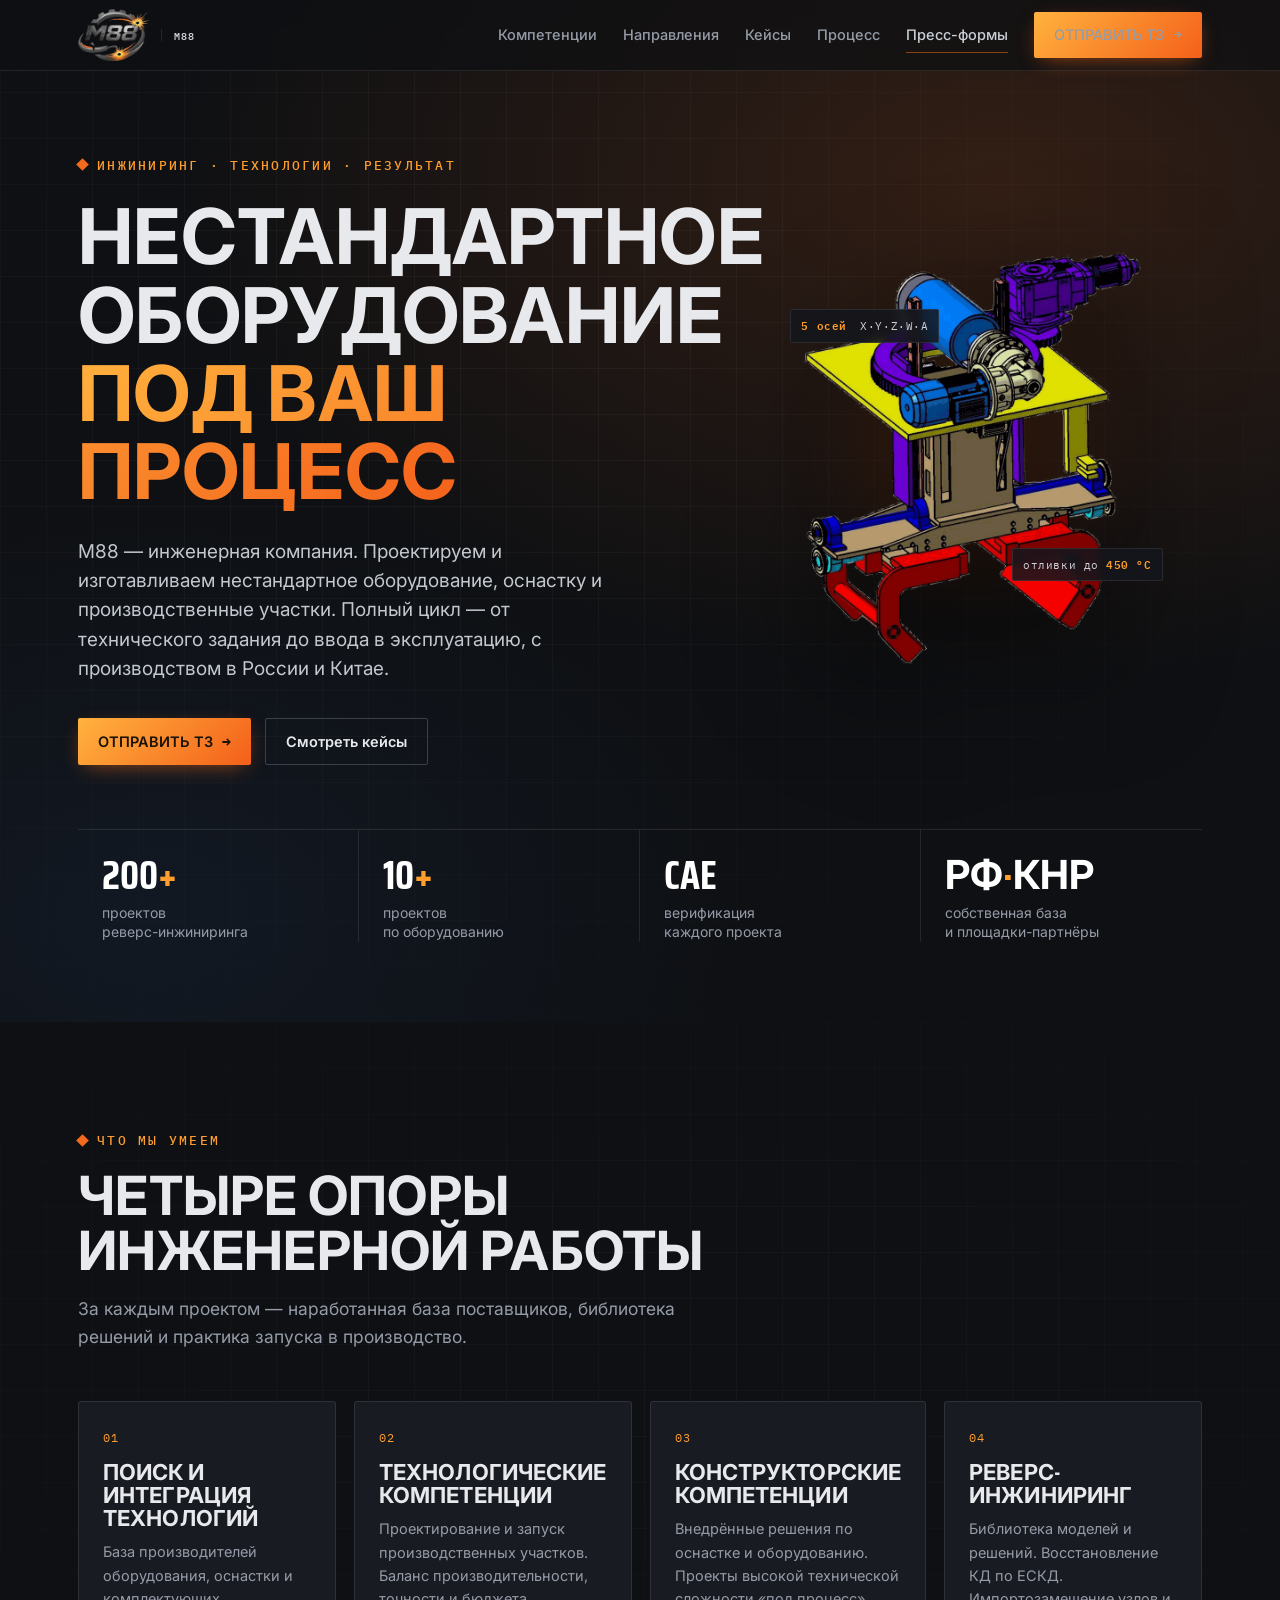
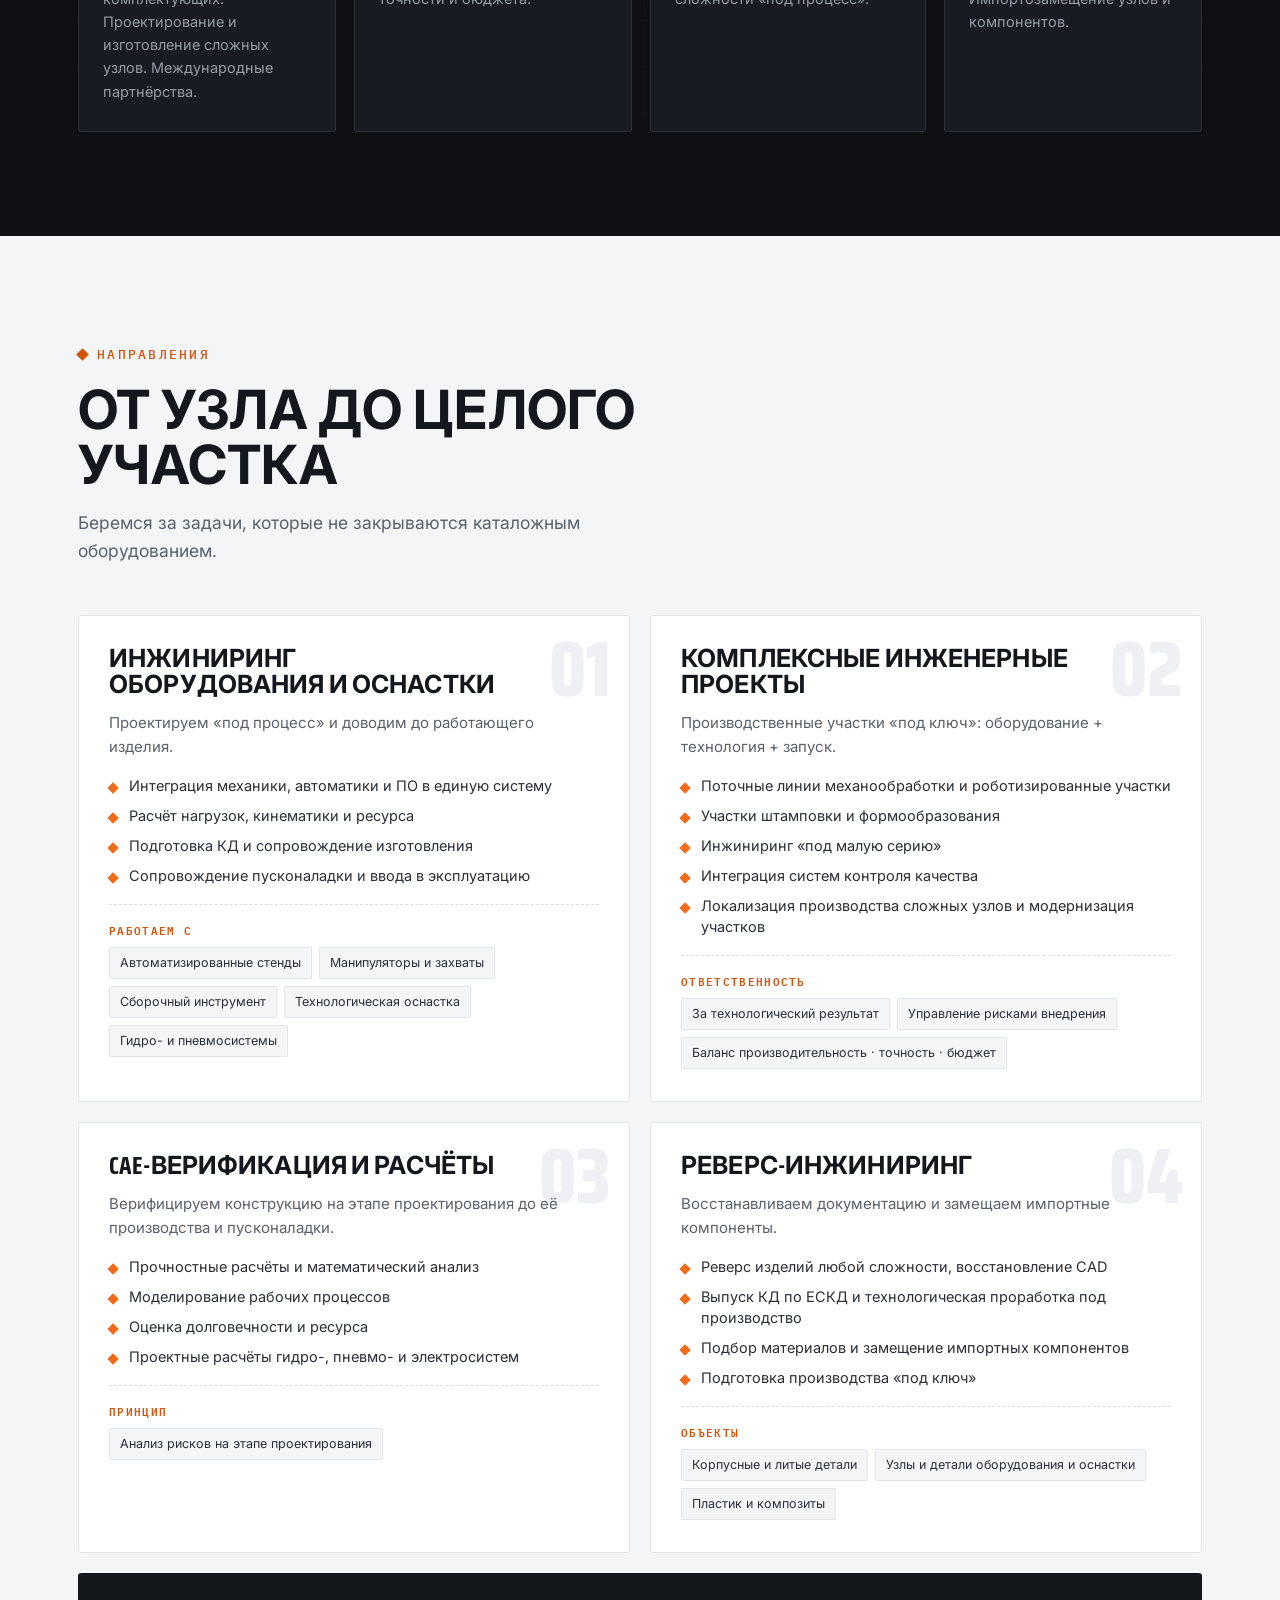
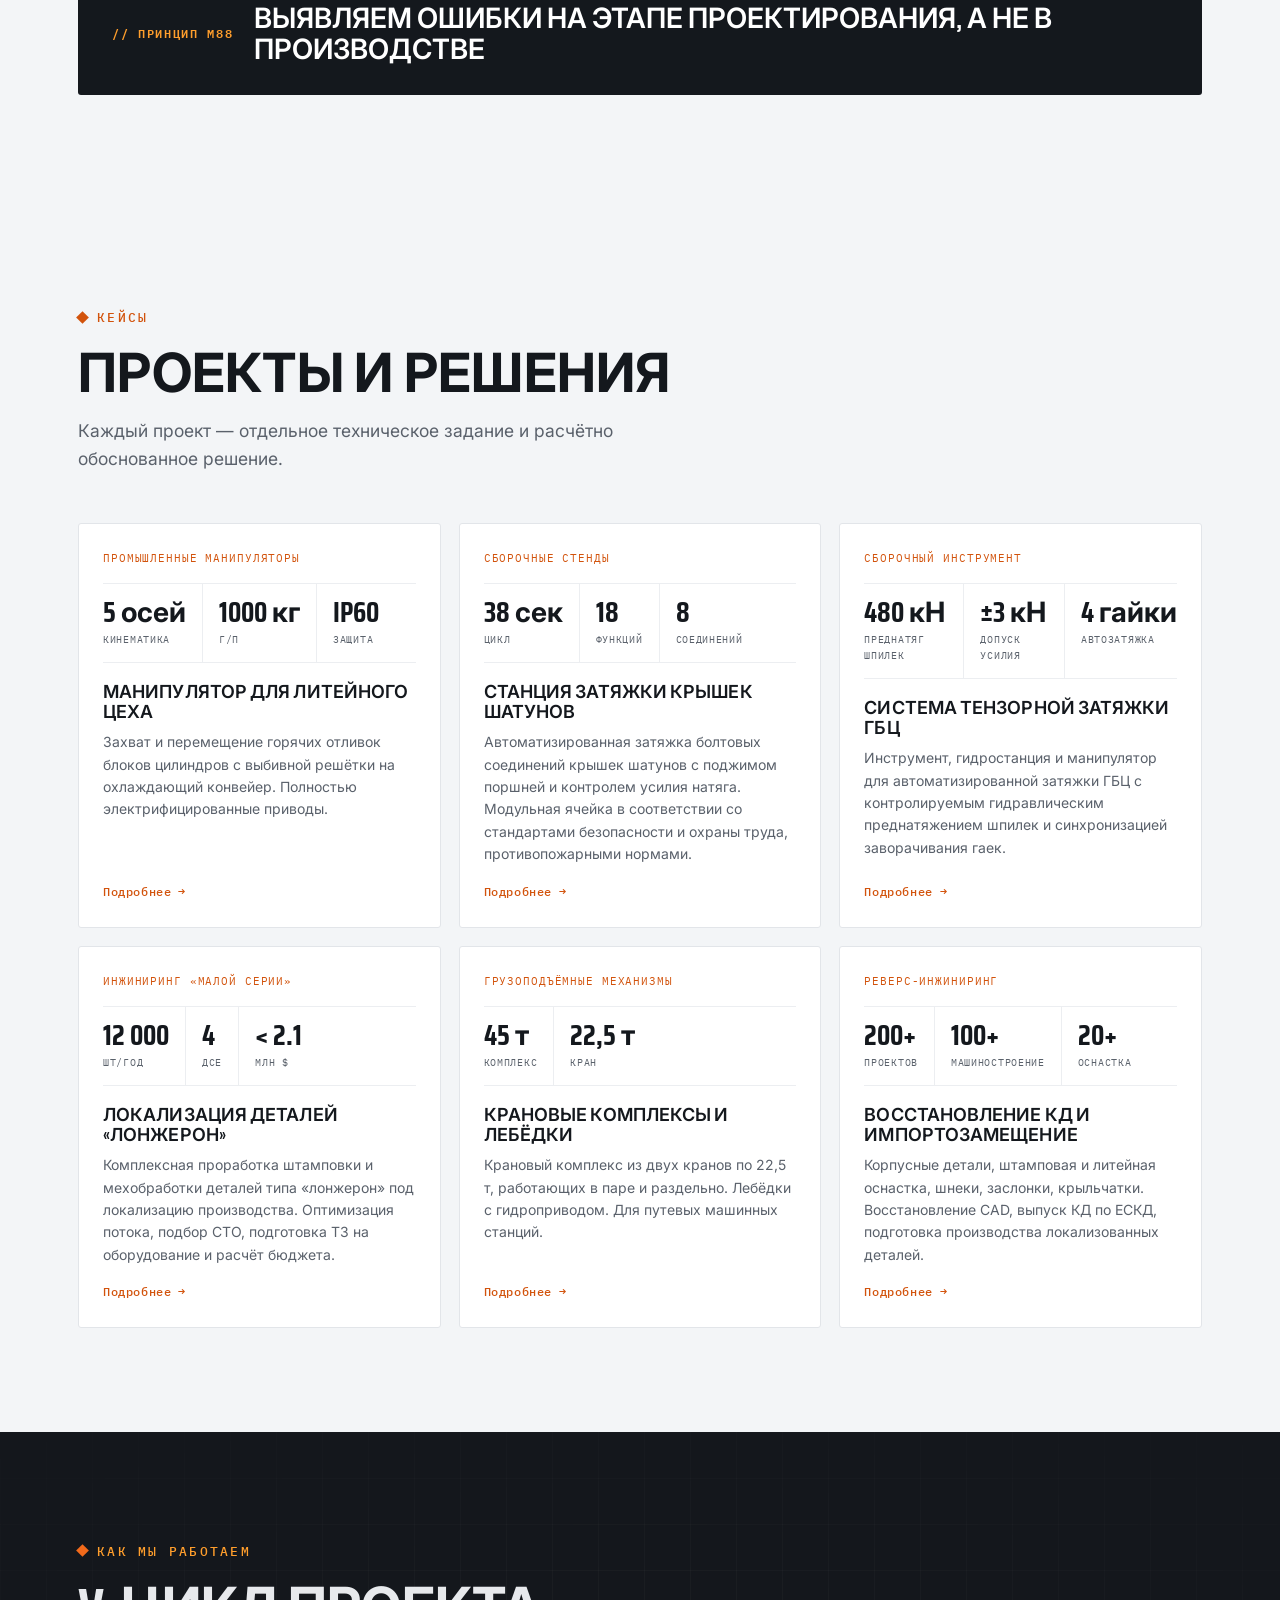
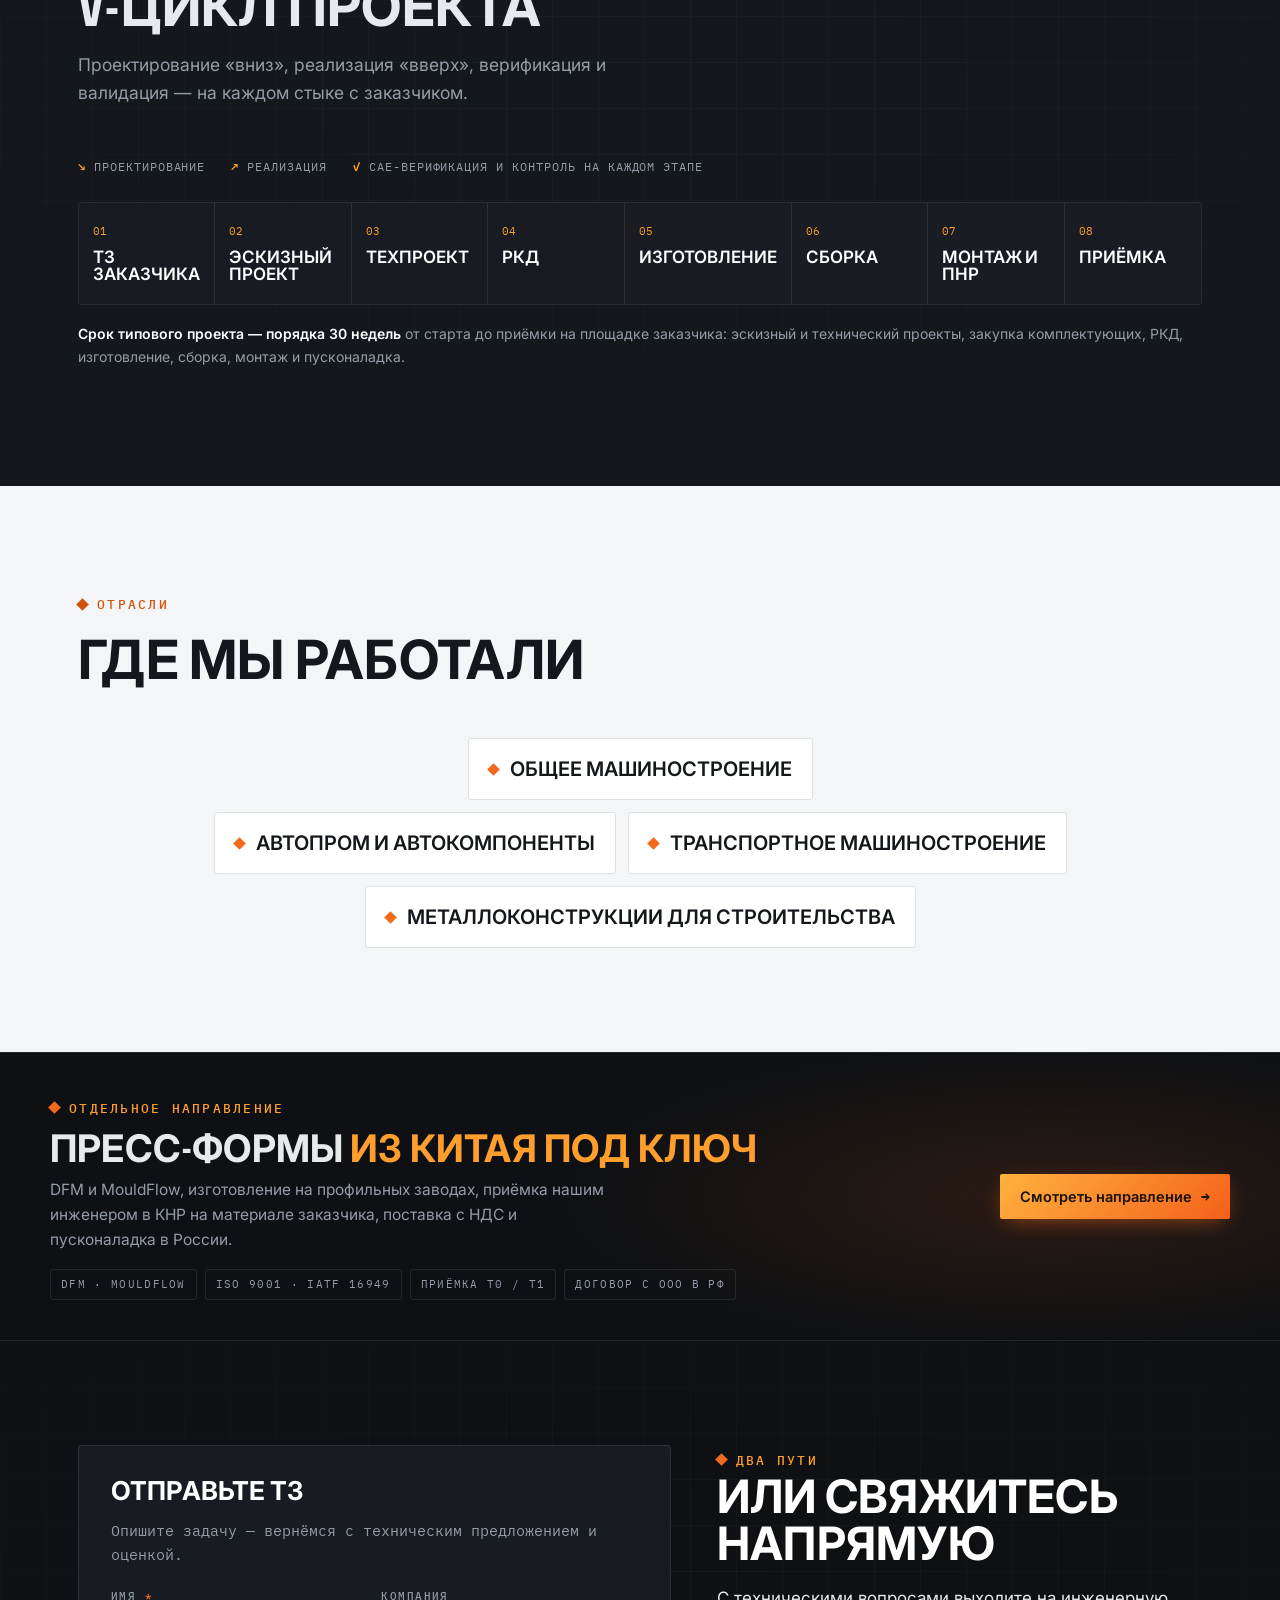
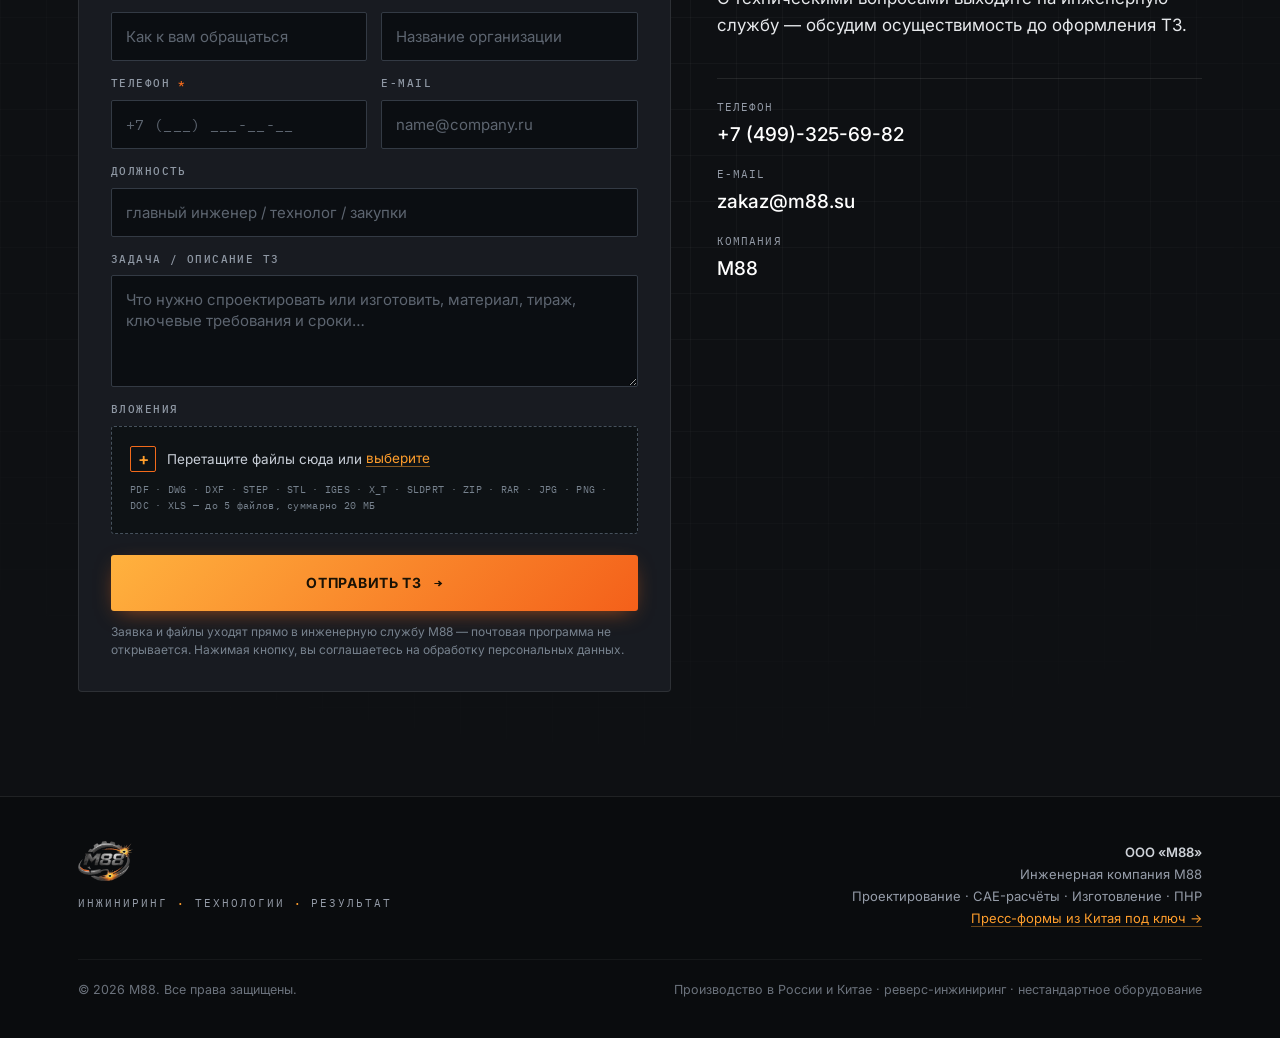
<file: index.html>
<!doctype html>
<html lang="ru">
<head>
<meta charset="utf-8">
<meta name="viewport" content="width=device-width, initial-scale=1">
<!-- Yandex.Metrika counter -->
<script type="text/javascript">
  window.M88_YM_IDS = [113417020, 112562771];
  window.M88_YM_ID = 113417020;
  (function(m,e,t,r,i,k,a){
    m[i]=m[i]||function(){(m[i].a=m[i].a||[]).push(arguments)};
    m[i].l=1*new Date();
    for (var j=0;j<document.scripts.length;j++){if(document.scripts[j].src===r){return;}}
    k=e.createElement(t),a=e.getElementsByTagName(t)[0],k.async=1,k.src=r,a.parentNode.insertBefore(k,a);
  })(window,document,'script','https://mc.yandex.ru/metrika/tag.js?id=113417020','ym');

  ym(113417020,'init',{ssr:true,webvisor:true,clickmap:true,ecommerce:'dataLayer',referrer:document.referrer,url:location.href,accurateTrackBounce:true,trackLinks:true});

  (function(m,e,t,r,i,k,a){
    m[i]=m[i]||function(){(m[i].a=m[i].a||[]).push(arguments)};
    m[i].l=1*new Date();
    for (var j=0;j<document.scripts.length;j++){if(document.scripts[j].src===r){return;}}
    k=e.createElement(t),a=e.getElementsByTagName(t)[0],k.async=1,k.src=r,a.parentNode.insertBefore(k,a);
  })(window,document,'script','https://mc.yandex.ru/metrika/tag.js?id=112562771','ym');

  ym(112562771,'init',{ssr:true,webvisor:false,clickmap:true,ecommerce:'dataLayer',referrer:document.referrer,url:location.href,accurateTrackBounce:true,trackLinks:true});
</script>
<!-- /Yandex.Metrika counter -->
<title>М88 — инжиниринг и производство нестандартного оборудования</title>
<meta name="description" content="М88 — инженерная компания. Проектируем и изготавливаем нестандартное промышленное оборудование под ваш процесс: полный цикл от ТЗ до пусконаладки, производство в России и Китае.">
<link rel="canonical" href="https://m88.su/">
<meta property="og:type" content="website">
<meta property="og:url" content="https://m88.su/">
<meta property="og:site_name" content="М88">
<meta property="og:locale" content="ru_RU">
<meta property="og:title" content="М88 — инжиниринг и производство нестандартного оборудования">
<meta property="og:description" content="Проектируем и изготавливаем нестандартное промышленное оборудование под ваш процесс: полный цикл от ТЗ до пусконаладки, производство в России и Китае.">
<meta property="og:image" content="https://m88.su/assets/og.jpg">
<meta name="twitter:card" content="summary_large_image">
<meta name="theme-color" content="#14171C">
<link rel="icon" href="assets/favicon.svg" type="image/svg+xml">
<link rel="apple-touch-icon" href="assets/apple-touch-icon.png">
<link rel="preconnect" href="https://fonts.googleapis.com">
<link rel="preconnect" href="https://fonts.gstatic.com" crossorigin>
<link href="https://fonts.googleapis.com/css2?family=Saira+Condensed:wght@500;600;700;800&amp;family=Inter:wght@400;500;600;700&amp;family=IBM+Plex+Mono:wght@400;500;600&amp;display=swap" rel="stylesheet">
<style>
:root{
  --graphite-950:#0E1013; --graphite-900:#14171C; --graphite-850:#181B21;
  --steel-800:#20242B; --steel-700:#2B2F38; --steel-600:#3A4049;
  --line-d:rgba(255,255,255,.09); --line-d2:rgba(255,255,255,.05);
  --fog:#E9ECEF; --fog-2:#F3F5F7; --paper:#FBFBFC;
  --ink:#14181D; --ink-2:#2A2F37;
  --muted-d:#959CA8; --muted-l:#5A616B;
  --ember:#F26A1B; --ember-2:#FF9E2C; --ember-deep:#D2530C;
  --weld:linear-gradient(135deg,#FFB23E 0%,#F4601A 100%);
  --maxw:1180px;
  --sans:"Inter",system-ui,sans-serif;
  --disp:"Saira Condensed","Inter",sans-serif;
  --mono:"IBM Plex Mono",ui-monospace,monospace;
}
*{box-sizing:border-box}
html{scroll-behavior:smooth;-webkit-text-size-adjust:100%;text-size-adjust:100%}
body{
  margin:0;background:var(--graphite-900);color:#E7E9EC;
  font-family:var(--sans);font-size:17px;line-height:1.6;
  -webkit-font-smoothing:antialiased;overflow-x:hidden;
}
a{color:inherit;text-decoration:none}
img{max-width:100%;display:block}
.wrap{max-width:var(--maxw);margin:0 auto;padding:0 28px}

/* ---------- type ---------- */
h1,h2,h3{font-family:var(--disp);font-weight:700;line-height:1.02;margin:0;letter-spacing:.005em}
.eyebrow{
  font-family:var(--mono);font-size:12.5px;font-weight:500;letter-spacing:.18em;
  text-transform:uppercase;color:var(--ember-2);display:inline-flex;align-items:center;gap:10px;
}
.eyebrow::before{content:"";width:9px;height:9px;background:var(--ember);transform:rotate(45deg);flex:none}
.eyebrow.dark{color:var(--ember-deep)}
.eyebrow.dark::before{background:var(--ember-deep)}

/* ---------- header ---------- */
header{position:fixed;top:0;left:0;right:0;inset:0 0 auto 0;z-index:50;
  background:rgba(14,16,19,.72);-webkit-backdrop-filter:blur(14px);backdrop-filter:blur(14px);
  border-bottom:1px solid var(--line-d);transition:padding .25s ease,background .25s ease}
.bar{display:flex;align-items:center;gap:26px;height:70px;transition:height .25s ease}
header.shrink .bar{height:58px}
.brand{display:flex;align-items:center;gap:12px;flex:none}
.brand img{height:52px;width:auto;transition:height .25s ease}
header.shrink .brand img{height:44px}
.brand .vm{font-family:var(--mono);font-size:10px;letter-spacing:.16em;color:var(--muted-d);
  border-left:1px solid var(--line-d);padding-left:12px;line-height:1.25;text-transform:uppercase}
.brand .vm b{color:#cfd3d9;font-weight:600;display:block;letter-spacing:.1em}
nav.main{margin-left:auto;display:flex;gap:26px;align-items:center}
nav.main a{font-size:14.5px;color:var(--muted-d);font-weight:500;transition:color .15s}
nav.main a:hover{color:#fff}
.btn{font-family:var(--sans);font-weight:600;font-size:14.5px;border:0;cursor:pointer;
  border-radius:2px;padding:11px 20px;display:inline-flex;align-items:center;gap:9px;transition:transform .12s, box-shadow .2s, background .2s,color .2s}
.btn .arr{font-family:var(--mono);transition:transform .18s}
.btn:hover .arr{transform:translateX(3px)}
.btn-primary{background:var(--weld);color:#1a1205;box-shadow:0 6px 22px -8px rgba(242,106,27,.7)}
.btn-primary:hover{box-shadow:0 10px 28px -8px rgba(242,106,27,.85)}
.btn-ghost{background:transparent;color:#E7E9EC;border:1px solid var(--steel-600)}
.btn-ghost:hover{border-color:var(--ember);color:#fff}
.btn-dark{background:var(--ink);color:#fff}
.menu-toggle{display:none;margin-left:auto;background:none;border:1px solid var(--steel-600);
  color:#fff;width:42px;height:38px;border-radius:2px;cursor:pointer;font-size:18px}

/* ---------- section frame ---------- */
.section{padding:104px 0;position:relative}
.section.light{background:var(--fog-2);color:var(--ink)}
.section.dark{background:var(--graphite-900)}
.section.darker{background:var(--graphite-950)}
.grid-bg{position:absolute;top:0;right:0;bottom:0;left:0;inset:0;pointer-events:none;opacity:.5;
  background-image:linear-gradient(var(--line-d2) 1px,transparent 1px),linear-gradient(90deg,var(--line-d2) 1px,transparent 1px);
  background-size:46px 46px;mask-image:radial-gradient(ellipse 80% 60% at 50% 40%,#000 30%,transparent 100%)}
.sec-head{max-width:760px;margin-bottom:50px}
.sec-head h2{font-size:clamp(34px,4.6vw,54px);margin:16px 0 0;text-transform:uppercase}
.section.light .sec-head h2{color:var(--ink)}
.sec-head p{margin:16px 0 0;color:var(--muted-d);font-size:17.5px;max-width:600px}
.section.light .sec-head p{color:var(--muted-l)}

/* ---------- hero ---------- */
.hero{position:relative;padding:150px 0 80px;background:
  radial-gradient(120% 90% at 78% 18%,rgba(242,106,27,.16),transparent 55%),
  radial-gradient(80% 70% at 12% 90%,rgba(40,70,120,.16),transparent 60%),
  var(--graphite-950);overflow:hidden}
.hero .grid-bg{opacity:.7;mask-image:radial-gradient(ellipse 90% 80% at 35% 35%,#000 20%,transparent 95%)}
.hero-inner{display:grid;grid-template-columns:1.15fr .85fr;gap:40px;align-items:center;position:relative;z-index:2}
.hero h1{font-size:clamp(42px,6vw,80px);text-transform:uppercase;letter-spacing:.004em;margin:22px 0 0}
.hero h1 .glow{background:var(--weld);-webkit-background-clip:text;background-clip:text;color:transparent}
.hero p.lead{margin:24px 0 0;font-size:19px;color:#C3C8CF;max-width:540px;line-height:1.55}
.hero-cta{margin-top:34px;display:flex;gap:14px;flex-wrap:wrap}
.hero-figure{position:relative}
.hero-figure .render{filter:drop-shadow(0 40px 60px rgba(0,0,0,.6));
  animation:float 7s ease-in-out infinite;transform-origin:center;margin:0 auto;max-width:430px;width:100%}
.hero-figure::before{content:"";position:absolute;inset:6% 8% 10% 8%;border-radius:50%;
  background:radial-gradient(circle,rgba(242,106,27,.32),transparent 68%);filter:blur(30px);z-index:0}
@keyframes float{0%,100%{transform:translateY(-8px)}50%{transform:translateY(8px)}}
.hero-tag{position:absolute;z-index:3;font-family:var(--mono);font-size:11px;letter-spacing:.05em;
  background:rgba(20,23,28,.86);border:1px solid var(--line-d);padding:6px 10px;border-radius:2px;color:#cfd3d9;
  -webkit-backdrop-filter:blur(4px);backdrop-filter:blur(4px)}
.hero-tag b{color:var(--ember-2);font-weight:600}
.hero-tag.t1{top:14%;left:-4%}
.hero-tag.t2{bottom:20%;right:-6%}
.hero-tag .ax{color:var(--ember-2);font-weight:600;margin-right:6px}

/* stat strip */
.stats{position:relative;z-index:2;margin-top:64px;border-top:1px solid var(--line-d);
  display:grid;grid-template-columns:repeat(4,1fr)}
.stats .st{padding:26px 24px 0;border-right:1px solid var(--line-d)}
.stats .st:last-child{border-right:0}
.stats .num{font-family:var(--disp);font-weight:700;font-size:40px;line-height:1;color:#fff}
.stats .num span{color:var(--ember-2)}
.stats .lbl{margin-top:8px;font-size:14px;color:var(--muted-d);line-height:1.35}

/* ---------- competence cards ---------- */
.cards4{display:grid;grid-template-columns:repeat(4,1fr);gap:18px}
.card{position:relative;background:var(--graphite-850);border:1px solid var(--line-d);
  padding:26px 24px 28px;border-radius:3px;transition:border-color .2s,transform .2s,background .2s}
.section.light .card{background:#fff;border-color:#E2E5E9;box-shadow:0 1px 0 #fff inset}
.card:hover{border-color:var(--ember);transform:translateY(-3px)}
.card .idx{font-family:var(--mono);font-size:12px;color:var(--ember-2);letter-spacing:.1em}
.section.light .card .idx{color:var(--ember-deep)}
.card h3{font-size:22px;text-transform:uppercase;margin:14px 0 10px;line-height:1.05}
.card p{margin:0;font-size:14.5px;color:var(--muted-d)}
.section.light .card p{color:var(--muted-l)}
.card::after{content:"";position:absolute;top:0;right:0;width:14px;height:14px;
  border-top:2px solid transparent;border-right:2px solid transparent;transition:border-color .2s}
.card:hover::after{border-color:var(--ember)}

/* ---------- services ---------- */
.svc{display:grid;grid-template-columns:repeat(2,1fr);gap:20px}
.svc-item{position:relative;background:#fff;border:1px solid #E2E5E9;border-radius:3px;padding:30px 30px 32px;overflow:hidden}
.svc-item .bignum{position:absolute;top:14px;right:18px;font-family:var(--disp);font-weight:800;
  font-size:78px;color:#EEF0F3;line-height:1;z-index:0;user-select:none}
.svc-item>*{position:relative;z-index:1}
.svc-item h3{font-size:25px;text-transform:uppercase;color:var(--ink);margin-bottom:14px;max-width:80%}
.svc-item .desc{font-size:15px;color:var(--muted-l);margin:0 0 16px}
.svc-item ul{list-style:none;margin:0;padding:0;display:flex;flex-direction:column;gap:9px}
.svc-item li{font-size:14.5px;color:var(--ink-2);padding-left:20px;position:relative;line-height:1.45}
.svc-item li::before{content:"";position:absolute;left:0;top:9px;width:8px;height:8px;background:var(--ember);transform:rotate(45deg)}
.svc-item .tags{margin-top:18px;padding-top:16px;border-top:1px dashed #DADEE3;font-size:13px;color:var(--muted-l)}
.svc-item .tags b{display:block;font-family:var(--mono);font-size:11px;letter-spacing:.12em;text-transform:uppercase;color:var(--ember-deep);margin-bottom:8px;font-weight:600}
.chiprow{display:flex;flex-wrap:wrap;gap:7px}
.chip{font-size:12.5px;background:var(--fog-2);border:1px solid #E2E5E9;color:var(--ink-2);padding:5px 10px;border-radius:2px}
.svc-quote{grid-column:1/-1;background:var(--ink);color:#fff;border-radius:3px;padding:30px 34px;
  display:flex;align-items:center;gap:20px;font-family:var(--disp);font-weight:600;font-size:clamp(20px,2.5vw,28px);text-transform:uppercase;line-height:1.1}
.svc-quote .mk{font-family:var(--mono);font-size:12px;color:var(--ember-2);letter-spacing:.14em;white-space:nowrap;text-transform:uppercase;font-weight:600}

/* ---------- ARIS flagship ---------- */
.aris{background:
  radial-gradient(90% 120% at 85% 10%,rgba(242,106,27,.13),transparent 55%),var(--graphite-950);position:relative;overflow:hidden}
.aris-grid{display:grid;grid-template-columns:.95fr 1.05fr;gap:46px;align-items:center;position:relative;z-index:2}
.win-badge{display:inline-flex;align-items:center;gap:10px;font-family:var(--mono);font-size:12px;
  letter-spacing:.05em;background:rgba(242,106,27,.12);border:1px solid rgba(242,106,27,.4);
  color:var(--ember-2);padding:8px 13px;border-radius:2px}
.win-badge .star{color:var(--ember-2)}
.aris h2{font-size:clamp(40px,5.5vw,68px);text-transform:uppercase;margin:20px 0 0}
.aris h2 small{display:block;font-family:var(--mono);font-size:14px;letter-spacing:.14em;color:var(--muted-d);font-weight:400;margin-top:10px;text-transform:none}
.aris .sub{color:#C3C8CF;font-size:17px;margin:18px 0 0;max-width:520px}
.param-grid{display:grid;grid-template-columns:repeat(3,1fr);gap:1px;margin-top:30px;
  background:var(--line-d);border:1px solid var(--line-d);border-radius:3px;overflow:hidden}
.param{background:var(--graphite-900);padding:18px 16px}
.param .v{font-family:var(--disp);font-weight:700;font-size:27px;color:#fff;line-height:1}
.param .v span{color:var(--ember-2)}
.param .k{font-size:12.5px;color:var(--muted-d);margin-top:7px;line-height:1.3}
.aris-fig{position:relative}
.aris-fig::before{content:"";position:absolute;inset:5% 6%;border-radius:50%;
  background:radial-gradient(circle,rgba(242,106,27,.28),transparent 66%);filter:blur(34px)}
.aris-fig .render{position:relative;z-index:1;max-width:400px;width:100%;margin:0 auto;filter:drop-shadow(0 36px 50px rgba(0,0,0,.55))}
/* axis datasheet */
.axes{margin-top:24px;border:1px solid var(--line-d);border-radius:3px;overflow:hidden;background:var(--graphite-900)}
.axes .ax-head{display:flex;justify-content:space-between;align-items:center;padding:11px 16px;
  border-bottom:1px solid var(--line-d);font-family:var(--mono);font-size:11px;letter-spacing:.12em;
  text-transform:uppercase;color:var(--muted-d)}
.ax-row{display:grid;grid-template-columns:54px 1fr auto;gap:14px;align-items:center;padding:12px 16px;border-bottom:1px solid var(--line-d2)}
.ax-row:last-child{border-bottom:0}
.ax-row .sym{font-family:var(--disp);font-weight:700;font-size:24px;color:var(--ember-2);text-align:center}
.ax-row .nm{font-size:14.5px;color:#E7E9EC}
.ax-row .nm i{display:block;font-style:normal;font-size:12.5px;color:var(--muted-d);margin-top:2px}
.ax-row .rg{font-family:var(--mono);font-size:13px;color:#fff;white-space:nowrap}
.aris-note{margin-top:18px;font-size:13.5px;color:var(--muted-d);border-left:2px solid var(--ember);padding-left:14px;line-height:1.5}

/* ---------- cases ---------- */
.cases{display:grid;grid-template-columns:repeat(3,1fr);gap:18px}
.case{position:relative;background:#fff;border:1px solid #E2E5E9;border-radius:3px;padding:26px 24px 26px;
  display:flex;flex-direction:column;transition:transform .2s,border-color .2s,box-shadow .2s}
.case:hover{transform:translateY(-4px);border-color:var(--ember);box-shadow:0 18px 40px -22px rgba(20,24,29,.4)}
.case .metric{font-family:var(--disp);font-weight:700;font-size:30px;color:var(--ink);line-height:1.02}
.case .metric span{color:var(--ember-deep)}
.case h3{font-size:18px;text-transform:uppercase;color:var(--ink);margin:14px 0 9px;line-height:1.08;font-weight:600}
.case p{margin:0;font-size:14px;color:var(--muted-l)}
.case .ribbon{font-family:var(--mono);font-size:11px;letter-spacing:.08em;text-transform:uppercase;
  color:var(--ember-deep);margin-bottom:14px}
/* ARIS leading card */
.case[data-modal]{cursor:pointer}
.case[data-modal]:focus-visible{outline:2px solid var(--ember);outline-offset:3px}
.case-metrics{display:flex;margin:2px 0 4px;border-top:1px solid #ECEEF1;border-bottom:1px solid #ECEEF1}
.case-metrics .cm{padding:14px 0;margin-right:16px;padding-right:16px;border-right:1px solid #ECEEF1}
.case-metrics .cm:last-child{margin-right:0;padding-right:0;border-right:0}
.cmv{font-family:var(--disp);font-weight:700;font-size:28px;color:var(--ink);line-height:1;white-space:nowrap}
.cmk{font-family:var(--mono);font-size:10px;letter-spacing:.07em;text-transform:uppercase;color:var(--muted-l);margin-top:6px}
.case-more{margin-top:auto;padding-top:16px;font-family:var(--mono);font-size:12px;letter-spacing:.05em;
  color:var(--ember-deep);display:inline-flex;align-items:center;gap:7px;font-weight:500}
.case-more .arr{transition:transform .18s}
.case[data-modal]:hover .case-more .arr{transform:translateX(4px)}
.case h3{margin-top:14px}
.case[data-modal] h3{margin-top:16px}

/* ---------- modal ---------- */
.modal-overlay{position:fixed;top:0;right:0;bottom:0;left:0;inset:0;z-index:100;background:rgba(8,10,12,.8);-webkit-backdrop-filter:blur(7px);backdrop-filter:blur(7px);
  display:flex;align-items:flex-start;justify-content:center;padding:40px 20px;overflow-y:auto;
  opacity:0;transition:opacity .22s ease}
.modal-overlay[hidden]{display:none}
.modal-overlay.show{opacity:1}
.modal{position:relative;max-width:1000px;width:100%;margin:auto;
  background:radial-gradient(90% 120% at 85% 4%,rgba(242,106,27,.12),transparent 55%),var(--graphite-950);
  border:1px solid var(--line-d);border-radius:6px;padding:40px;
  transform:translateY(14px) scale(.99);transition:transform .22s ease}
.modal-overlay.show .modal{transform:none}
.modal-close{position:absolute;top:14px;right:14px;width:42px;height:42px;border-radius:3px;
  background:var(--graphite-850);border:1px solid var(--line-d);color:#fff;font-size:24px;line-height:1;
  cursor:pointer;z-index:3;transition:border-color .15s,background .15s}
.modal-close:hover{border-color:var(--ember);background:var(--steel-800)}
.modal-body{display:grid;grid-template-columns:1fr 1fr;gap:38px;align-items:start}
.modal-info .win-badge{margin-bottom:18px}
.modal-title{font-family:var(--disp);font-weight:700;font-size:clamp(30px,3.6vw,46px);text-transform:uppercase;color:#fff;line-height:1.02}
.modal-title small{display:block;font-family:var(--mono);font-size:13px;letter-spacing:.12em;color:var(--muted-d);font-weight:400;margin-top:10px;text-transform:none}
.modal-sub{color:#C3C8CF;font-size:16px;margin:16px 0 0}
.modal .param-grid{margin-top:26px}
.modal .aris-fig{margin-bottom:8px}
.modal .aris-fig .render{max-width:340px}
.modal .axes{margin-top:20px}
/* generic spec list for case modals (e.g. mechanism composition) */
.modal-spec{margin-top:20px;border:1px solid var(--line-d);border-radius:3px;background:var(--graphite-900);overflow:hidden}
.modal-spec .ms-head{padding:11px 16px;border-bottom:1px solid var(--line-d);font-family:var(--mono);
  font-size:11px;letter-spacing:.12em;text-transform:uppercase;color:var(--muted-d)}
.modal-spec ul{list-style:none;margin:0;padding:8px 16px 12px}
.modal-spec li{position:relative;padding:7px 0 7px 18px;font-size:14px;color:#E7E9EC;border-bottom:1px solid var(--line-d2)}
.modal-spec li:last-child{border-bottom:0}
.modal-spec li::before{content:"";position:absolute;left:0;top:13px;width:7px;height:7px;background:var(--ember);transform:rotate(45deg)}
/* flow diagram (SVG) inside modal */
.flowsvg{margin-top:6px}
.flowsvg svg{width:100%;height:auto;max-width:330px;display:block;margin:0 auto}
.flow-cap{font-family:var(--mono);font-size:11px;letter-spacing:.1em;text-transform:uppercase;color:var(--muted-d);text-align:center;margin-top:14px}
/* 4-param grid variant (2x2) */
.param-grid.cols2{grid-template-columns:repeat(2,1fr)}
/* reverse-engineering mini gallery */
.rev-gallery{display:grid;grid-template-columns:1fr 1fr;gap:10px}
.rev-tile{background:#EDEFF2;border:1px solid var(--line-d);border-radius:4px;overflow:hidden}
.rev-tile .img{height:104px;display:flex;align-items:center;justify-content:center;background:#EDEFF2}
.rev-tile img{width:100%;height:100%;object-fit:contain}
.rev-tile .cap{font-family:var(--mono);font-size:10px;letter-spacing:.04em;text-transform:uppercase;
  color:var(--muted-d);padding:8px 10px;border-top:1px solid var(--line-d);background:var(--graphite-900)}
.gallery-head{font-family:var(--mono);font-size:11px;letter-spacing:.12em;text-transform:uppercase;color:var(--muted-d);margin:0 0 12px}
/* GBC dark single-column gallery */
.gbc-gallery{grid-template-columns:1fr}
.gbc-gallery .rev-tile{background:#14171C}
.gbc-gallery .rev-tile .img{height:150px;background:#14171C}
body.no-scroll{overflow:hidden}
@media(max-width:860px){
  .modal-body{grid-template-columns:1fr;gap:24px;padding-top:30px}
  .modal{padding:30px 20px 34px}
  .modal .aris-fig{max-width:260px;margin:18px auto 10px}
  .modal .axes .ax-head{font-size:10px;letter-spacing:.04em}
}

/* ---------- process ---------- */
.flow{position:relative;z-index:2}
.flow-legend{display:flex;gap:26px;flex-wrap:wrap;margin-bottom:26px;font-family:var(--mono);font-size:12px;letter-spacing:.08em;text-transform:uppercase;color:var(--muted-d)}
.flow-legend b{color:var(--ember-2);font-weight:600}
.steps{display:grid;grid-template-columns:repeat(8,1fr);gap:0;border:1px solid var(--line-d);border-radius:3px;overflow:hidden}
.step{padding:20px 14px;border-right:1px solid var(--line-d);position:relative;background:var(--graphite-850)}
.step:last-child{border-right:0}
.step .n{font-family:var(--mono);font-size:11px;color:var(--ember-2)}
.step .t{font-family:var(--disp);font-weight:600;font-size:17px;text-transform:uppercase;margin-top:8px;line-height:1.05;color:#fff}
.step.build{background:#191c22}
.flow-foot{margin-top:18px;font-size:14px;color:var(--muted-d)}
.flow-foot b{color:#fff;font-weight:600}

/* ---------- industries ---------- */
.ind{display:flex;flex-direction:column;gap:12px}
.ind-row{display:flex;flex-wrap:wrap;gap:12px;justify-content:center}
.ind .it{font-family:var(--disp);font-weight:600;text-transform:uppercase;font-size:20px;
  border:1px solid #DDE1E6;background:#fff;color:var(--ink);padding:14px 20px;border-radius:3px;
  display:flex;align-items:center;gap:12px;transition:border-color .2s,color .2s}
.ind .it:hover{border-color:var(--ember)}
.ind .it::before{content:"";width:9px;height:9px;background:var(--ember);transform:rotate(45deg);flex:none}

/* ---------- contact ---------- */
.contact{background:var(--graphite-950);position:relative;overflow:hidden}
.contact .grid-bg{opacity:.6}
.cgrid{display:grid;grid-template-columns:1.1fr .9fr;gap:46px;position:relative;z-index:2}
.cform{background:var(--graphite-850);border:1px solid var(--line-d);border-radius:4px;padding:32px}
.cform h3{font-size:26px;text-transform:uppercase;color:#fff;margin-bottom:6px}
.cform .fsub{font-size:14.5px;color:var(--muted-d);margin-bottom:22px}
.frow{display:grid;grid-template-columns:1fr 1fr;gap:14px;margin-bottom:14px}
.field{display:flex;flex-direction:column;gap:7px}
.field.full{grid-column:1/-1}
label{font-family:var(--mono);font-size:11px;letter-spacing:.1em;text-transform:uppercase;color:var(--muted-d)}
input,textarea{background:var(--graphite-900);border:1px solid var(--steel-700);color:#fff;
  font-family:var(--sans);font-size:15px;padding:12px 13px;border-radius:2px;width:100%;transition:border-color .15s}
input:focus,textarea:focus{outline:none;border-color:var(--ember)}
textarea{resize:vertical;min-height:96px}
.cform .btn-primary{width:100%;justify-content:center;margin-top:6px;padding:14px}
.cform .note{font-size:12.5px;color:var(--muted-d);margin-top:12px;text-align:center}
.cinfo{display:flex;flex-direction:column;gap:22px}
.cinfo .eyebrow{margin-bottom:4px}
.cinfo h3{font-size:clamp(30px,4vw,46px);text-transform:uppercase;color:#fff;margin-bottom:8px}
.cinfo>p{color:var(--muted-d);font-size:16px;margin:0 0 6px}
.contactline{border-top:1px solid var(--line-d);padding-top:20px;display:flex;flex-direction:column;gap:16px}
.cl{display:flex;flex-direction:column;gap:3px}
.cl .k{font-family:var(--mono);font-size:11px;letter-spacing:.1em;text-transform:uppercase;color:var(--muted-d)}
.cl .v{font-size:19px;color:#fff;font-weight:500}
.cl .v a:hover{color:var(--ember-2)}
.placeholder-pill{font-family:var(--mono);font-size:10px;letter-spacing:.08em;background:rgba(242,106,27,.14);
  color:var(--ember-2);border:1px solid rgba(242,106,27,.35);padding:2px 7px;border-radius:10px;margin-left:8px;vertical-align:middle}

/* ---------- footer ---------- */
footer{background:#0a0c0e;border-top:1px solid var(--line-d);padding:44px 0 38px}
.foot{display:flex;justify-content:space-between;align-items:flex-start;gap:30px;flex-wrap:wrap}
.foot .brand img{height:40px}
.foot .slogan{font-family:var(--mono);font-size:11px;letter-spacing:.18em;color:var(--muted-d);text-transform:uppercase;margin-top:14px}
.foot .slogan b{color:var(--ember-2);font-weight:500}
.foot-r{text-align:right;font-size:13px;color:var(--muted-d);line-height:1.7}
.foot-r b{color:#cfd3d9;font-weight:600}
.copy{margin-top:30px;padding-top:20px;border-top:1px solid var(--line-d2);font-size:12.5px;color:#6b727c;display:flex;justify-content:space-between;gap:16px;flex-wrap:wrap}

/* ---------- reveal ---------- */
.js .reveal{opacity:0;transform:translateY(18px);transition:opacity .6s ease,transform .6s ease}
.reveal.in{opacity:1;transform:none}
.reveal.d1{transition-delay:.06s}.reveal.d2{transition-delay:.12s}.reveal.d3{transition-delay:.18s}.reveal.d4{transition-delay:.24s}

/* ---------- responsive ---------- */

/* ---------- cross-link to press-molds page ---------- */
nav.main a.np{position:relative;color:#C9CFD8}
nav.main a.np::after{content:"";position:absolute;left:0;right:0;bottom:-6px;height:1px;background:var(--ember);opacity:.55}
nav.main a.np:hover{color:var(--ember-2)}
.crosslink{border-top:1px solid var(--line-d);border-bottom:1px solid var(--line-d);background:
  radial-gradient(700px 220px at 82% 50%,rgba(242,106,27,.13),transparent 70%),var(--graphite-950)}
.cl-in{display:flex;align-items:center;gap:34px;padding:40px 0}
.cl-txt{flex:1 1 auto;min-width:0}
.cl-txt .eyebrow{margin-bottom:12px}
.cl-txt h3{font-size:clamp(26px,3.4vw,38px);margin:0 0 10px;text-transform:uppercase}
.cl-txt h3 em{font-style:normal;color:var(--ember-2)}
.cl-txt p{margin:0;color:var(--muted-d);font-size:15.5px;max-width:56ch}
.cl-tags{display:flex;flex-wrap:wrap;gap:8px;margin-top:16px}
.cl-tags span{font-family:var(--mono);font-size:11px;letter-spacing:.12em;text-transform:uppercase;
  color:var(--muted-d);border:1px solid var(--line-d);border-radius:3px;padding:6px 10px}
.cl-act{flex:none}
@media(max-width:860px){.cl-in{flex-direction:column;align-items:flex-start;gap:22px;padding:34px 0}
  .cl-act{width:100%}.cl-act .btn{width:100%;justify-content:center}}
@media(max-width:980px){
  nav.main{display:none}
  .menu-toggle{display:block}
  .hero-inner{grid-template-columns:1fr}
  .hero-figure{order:-1;max-width:340px;margin:0 auto}
  .hero-tag{display:none}
  .aris-grid,.cgrid{grid-template-columns:1fr}
  .aris-fig{order:-1;max-width:340px;margin:0 auto}
  .cards4{grid-template-columns:repeat(2,1fr)}
  .cases{grid-template-columns:repeat(2,1fr)}
  .steps{grid-template-columns:repeat(4,1fr)}
  .step:nth-child(4){border-right:0}
}
@media(max-width:680px){
  body{font-size:16px}
  .wrap{padding:0 20px}
  .section{padding:72px 0}
  .brand img{height:44px}
  header.shrink .brand img{height:38px}
  .brand .vm{display:none}
  .eyebrow{font-size:11px;letter-spacing:.08em}
  .hero{padding-top:120px}
  .hero h1{font-size:37px}
  .hero-figure{max-width:300px}
  .stats{grid-template-columns:1fr 1fr}
  .stats .st{border-bottom:1px solid var(--line-d)}
  .stats .st:nth-child(even){border-right:0}
  .cards4,.svc,.cases{grid-template-columns:1fr}
  .param-grid{grid-template-columns:repeat(2,1fr)}
  .steps{grid-template-columns:repeat(2,1fr)}
  .step{border-right:1px solid var(--line-d)!important;border-bottom:1px solid var(--line-d)}
  .step:nth-child(even){border-right:0!important}
  .frow{grid-template-columns:1fr}
  .foot-r{text-align:left}
  .hero-cta .btn{flex:1;justify-content:center}
  .cform input,.cform textarea{font-size:16px}
  /* --- фикс горизонтального скролла на узких экранах --- */
  .svc-quote{flex-direction:column;align-items:flex-start;gap:12px;padding:24px 20px;font-size:20px}
  .svc-quote .mk{white-space:normal}
  .case-metrics{flex-wrap:wrap}
  .case-metrics .cm{min-width:0}
}
/* mobile drawer */
.drawer{position:fixed;top:70px;left:0;right:0;inset:70px 0 auto 0;z-index:49;background:rgba(14,16,19,.98);
  border-bottom:1px solid var(--line-d);transform:translateY(-120%);transition:transform .3s ease;padding:8px 0 18px}
.drawer.open{transform:none}
.drawer a{display:block;padding:13px 28px;font-size:16px;color:#E7E9EC;border-bottom:1px solid var(--line-d2)}
.drawer .btn{margin:16px 28px 0;width:calc(100% - 56px);justify-content:center}
@media(prefers-reduced-motion:reduce){
  *{animation:none!important}
  .js .reveal{opacity:1;transform:none;transition:none}
  html{scroll-behavior:auto}
}

/* ---- ТЗ-01 hero mobile chips ---- */
.hero-tags-m{display:none}
/* ---- ТЗ-08 crane spec figure ---- */
.spec-fig{margin-top:14px;border:1px solid var(--line-d);border-radius:3px;background:var(--graphite-900);padding:12px 12px 8px}
.spec-fig img{display:block;width:100%;height:auto}
.spec-fig figcaption{font-family:var(--mono);font-size:10px;letter-spacing:.06em;text-transform:uppercase;color:var(--muted-d);margin-top:8px;text-align:center}
/* ---- ТЗ-13 attachments ---- */
.dropzone{border:1px dashed var(--steel-700);border-radius:4px;background:var(--graphite-900);padding:18px;cursor:pointer;transition:border-color .15s,background .15s}
.dropzone:hover,.dropzone:focus,.dropzone.drag{outline:none;border-color:var(--ember);background:rgba(242,106,27,.05)}
.dz-inner{display:flex;flex-direction:column;align-items:center;text-align:center;gap:6px}
.dz-ico{font-family:var(--disp);font-weight:700;font-size:22px;color:var(--ember-2);line-height:1}
.dz-text{font-size:14px;color:#E7E9EC}
.dz-text u{color:var(--ember-2);text-decoration:none;border-bottom:1px solid var(--ember-2)}
.dz-hint{font-family:var(--mono);font-size:10.5px;letter-spacing:.02em;color:var(--muted-d)}
.filelist{display:flex;flex-direction:column;gap:7px}
.filelist:not(:empty){margin-top:10px}
.filechip{display:flex;align-items:center;gap:10px;background:var(--graphite-900);border:1px solid var(--line-d);border-radius:3px;padding:8px 10px}
.filechip .fc-name{font-size:13px;color:#E7E9EC;overflow:hidden;text-overflow:ellipsis;white-space:nowrap;flex:1}
.filechip .fc-size{font-family:var(--mono);font-size:11px;color:var(--muted-d);flex:none}
.filechip .fc-del{flex:none;background:none;border:0;color:var(--muted-d);cursor:pointer;font-size:16px;line-height:1;padding:0 2px}
.filechip .fc-del:hover{color:var(--ember)}
.fc-msg{font-family:var(--mono);font-size:11px;color:var(--ember-2);margin-top:8px}
/* ---- ТЗ-01 hero chips on mobile ---- */
@media(max-width:980px){
  .hero-figure{display:flex;flex-direction:column;align-items:center}
  .hero-tags-m{display:flex;order:9;flex-wrap:wrap;justify-content:center;gap:8px;margin-top:14px;width:100%}
  .hero-tags-m .htm{font-family:var(--mono);font-size:11px;letter-spacing:.04em;color:#C3C8CF;background:var(--graphite-850);border:1px solid var(--line-d);border-radius:3px;padding:6px 10px}
  .hero-tags-m .htm .ax{color:var(--ember-2);font-weight:600;margin-right:6px}
  .hero-tags-m .htm b{color:var(--ember-2);font-weight:600}
}
</style>
<link rel="stylesheet" href="assets/form.css">
<script>document.documentElement.className+=" js";</script>
</head>
<body>
<noscript><div><img src="https://mc.yandex.ru/watch/113417020" style="position:absolute;left:-9999px" alt=""><img src="https://mc.yandex.ru/watch/112562771" style="position:absolute;left:-9999px" alt=""></div></noscript>

<header id="hdr">
  <div class="wrap bar">
    <a class="brand" href="#top">
      <img src="assets/m88-logo.png" alt="М88">
      <span class="vm"><b>М88</b></span>
    </a>
    <nav class="main">
      <a href="#competence">Компетенции</a>
      <a href="#services">Направления</a>
      <a href="#cases">Кейсы</a>
      <a href="#process">Процесс</a>
      <a class="np" href="press-formy/">Пресс-формы</a>
      <a class="btn btn-primary" href="#contact">ОТПРАВИТЬ ТЗ <span class="arr">→</span></a>
    </nav>
    <button class="menu-toggle" id="mt" aria-label="Меню">≡</button>
  </div>
</header>
<div class="drawer" id="drawer">
  <a href="#competence">Компетенции</a>
  <a href="#services">Направления</a>
  <a href="#cases">Кейсы</a>
  <a href="#process">Процесс</a>
  <a href="#industries">Отрасли</a>
  <a class="np" href="press-formy/">Пресс-формы из Китая</a>
  <a class="btn btn-primary" href="#contact">ОТПРАВИТЬ ТЗ <span class="arr">→</span></a>
</div>

<!-- HERO -->
<section class="hero" id="top">
  <div class="grid-bg"></div>
  <div class="wrap">
    <div class="hero-inner">
      <div>
        <span class="eyebrow">Инжиниринг · Технологии · Результат</span>
        <h1>Нестандартное<br>оборудование <span class="glow">под ваш процесс</span></h1>
        <p class="lead">М88 — инженерная компания. Проектируем и изготавливаем нестандартное оборудование, оснастку и производственные участки. Полный цикл — от технического задания до ввода в эксплуатацию, с производством в России и Китае.</p>
        <div class="hero-cta">
          <a class="btn btn-primary" href="#contact">ОТПРАВИТЬ ТЗ <span class="arr">→</span></a>
          <a class="btn btn-ghost" href="#cases">Смотреть кейсы</a>
        </div>
      </div>
      <div class="hero-figure">
        <div class="hero-tags-m" aria-hidden="true">
          <span class="htm"><span class="ax">5 осей</span> X·Y·Z·W·A</span>
          <span class="htm">отливки до <b>450&nbsp;°C</b></span>
        </div>
        <span class="hero-tag t1"><span class="ax">5 осей</span> X·Y·Z·W·A</span>
        <span class="hero-tag t2">отливки до <b>450&nbsp;°C</b></span>
        <img class="render" src="assets/case-manipulator.png" alt="Манипулятор для литейного цеха — захват отливок блока цилиндров">
      </div>
    </div>
    <div class="stats">
      <div class="st reveal"><div class="num">200<span>+</span></div><div class="lbl">проектов<br>реверс-инжиниринга</div></div>
      <div class="st reveal d1"><div class="num">10<span>+</span></div><div class="lbl">проектов<br>по оборудованию</div></div>
      <div class="st reveal d2"><div class="num">CAE</div><div class="lbl">верификация<br>каждого проекта</div></div>
      <div class="st reveal d3"><div class="num">РФ<span>·</span>КНР</div><div class="lbl">собственная база<br>и площадки-партнёры</div></div>
    </div>
  </div>
</section>

<!-- COMPETENCE -->
<section class="section darker" id="competence">
  <div class="grid-bg"></div>
  <div class="wrap">
    <div class="sec-head reveal">
      <span class="eyebrow">Что мы умеем</span>
      <h2>Четыре опоры<br>инженерной работы</h2>
      <p>За каждым проектом — наработанная база поставщиков, библиотека решений и практика запуска в производство.</p>
    </div>
    <div class="cards4">
      <div class="card reveal"><div class="idx">01</div><h3>Поиск и интеграция технологий</h3><p>База производителей оборудования, оснастки и комплектующих. Проектирование и изготовление сложных узлов. Международные партнёрства.</p></div>
      <div class="card reveal d1"><div class="idx">02</div><h3>Технологические компетенции</h3><p>Проектирование и запуск производственных участков. Баланс производительности, точности и бюджета.</p></div>
      <div class="card reveal d2"><div class="idx">03</div><h3>Конструкторские компетенции</h3><p>Внедрённые решения по оснастке и оборудованию. Проекты высокой технической сложности «под процесс».</p></div>
      <div class="card reveal d3"><div class="idx">04</div><h3>Реверс-инжиниринг</h3><p>Библиотека моделей и решений. Восстановление КД по ЕСКД. Импортозамещение узлов и компонентов.</p></div>
    </div>
  </div>
</section>

<!-- SERVICES -->
<section class="section light" id="services">
  <div class="wrap">
    <div class="sec-head reveal">
      <span class="eyebrow dark">Направления</span>
      <h2>От узла до целого участка</h2>
      <p>Беремся за задачи, которые не закрываются каталожным оборудованием.</p>
    </div>
    <div class="svc">
      <div class="svc-item reveal">
        <div class="bignum">01</div>
        <h3>Инжиниринг оборудования и оснастки</h3>
        <p class="desc">Проектируем «под процесс» и доводим до работающего изделия.</p>
        <ul>
          <li>Интеграция механики, автоматики и ПО в единую систему</li>
          <li>Расчёт нагрузок, кинематики и ресурса</li>
          <li>Подготовка КД и сопровождение изготовления</li>
          <li>Сопровождение пусконаладки и ввода в эксплуатацию</li>
        </ul>
        <div class="tags">
          <b>Работаем с</b>
          <div class="chiprow">
            <span class="chip">Автоматизированные стенды</span>
            <span class="chip">Манипуляторы и захваты</span>
            <span class="chip">Сборочный инструмент</span>
            <span class="chip">Технологическая оснастка</span>
            <span class="chip">Гидро- и пневмосистемы</span>
          </div>
        </div>
      </div>
      <div class="svc-item reveal d1">
        <div class="bignum">02</div>
        <h3>Комплексные инженерные проекты</h3>
        <p class="desc">Производственные участки «под ключ»: оборудование + технология + запуск.</p>
        <ul>
          <li>Поточные линии механообработки и роботизированные участки</li>
          <li>Участки штамповки и формообразования</li>
          <li>Инжиниринг «под малую серию»</li>
          <li>Интеграция систем контроля качества</li>
          <li>Локализация производства сложных узлов и модернизация участков</li>
        </ul>
        <div class="tags">
          <b>Ответственность</b>
          <div class="chiprow">
            <span class="chip">За технологический результат</span>
            <span class="chip">Управление рисками внедрения</span>
            <span class="chip">Баланс производительность · точность · бюджет</span>
          </div>
        </div>
      </div>
      <div class="svc-item reveal">
        <div class="bignum">03</div>
        <h3>CAE-верификация и расчёты</h3>
        <p class="desc">Верифицируем конструкцию на этапе проектирования до её производства и пусконаладки.</p>
        <ul>
          <li>Прочностные расчёты и математический анализ</li>
          <li>Моделирование рабочих процессов</li>
          <li>Оценка долговечности и ресурса</li>
          <li>Проектные расчёты гидро-, пневмо- и электросистем</li>
        </ul>
        <div class="tags">
          <b>Принцип</b>
          <div class="chiprow"><span class="chip">Анализ рисков на этапе проектирования</span></div>
        </div>
      </div>
      <div class="svc-item reveal d1">
        <div class="bignum">04</div>
        <h3>Реверс-инжиниринг</h3>
        <p class="desc">Восстанавливаем документацию и замещаем импортные компоненты.</p>
        <ul>
          <li>Реверс изделий любой сложности, восстановление CAD</li>
          <li>Выпуск КД по ЕСКД и технологическая проработка под производство</li>
          <li>Подбор материалов и замещение импортных компонентов</li>
          <li>Подготовка производства «под ключ»</li>
        </ul>
        <div class="tags">
          <b>Объекты</b>
          <div class="chiprow">
            <span class="chip">Корпусные и литые детали</span>
            <span class="chip">Узлы и детали оборудования и оснастки</span>
            <span class="chip">Пластик и композиты</span>
          </div>
        </div>
      </div>
      <div class="svc-quote reveal">
        <span class="mk">// принцип М88</span>
        Выявляем ошибки на этапе проектирования, а не в производстве
      </div>
    </div>
  </div>
</section>

<!-- CASES -->
<section class="section light" id="cases">
  <div class="wrap">
    <div class="sec-head reveal">
      <span class="eyebrow dark">Кейсы</span>
      <h2>Проекты и решения</h2>
      <p>Каждый проект — отдельное техническое задание и расчётно обоснованное решение.</p>
    </div>
    <div class="cases">
      <div class="case case-aris reveal" data-modal="aris" tabindex="0" role="button" aria-label="Подробнее о манипуляторе для литейного цеха">
        <div class="ribbon">Промышленные манипуляторы</div>
        <div class="case-metrics">
          <div class="cm"><div class="cmv">5&nbsp;осей</div><div class="cmk">кинематика</div></div>
          <div class="cm"><div class="cmv">1000&nbsp;кг</div><div class="cmk">г/п</div></div>
          <div class="cm"><div class="cmv">IP60</div><div class="cmk">защита</div></div>
        </div>
        <h3>Манипулятор для литейного цеха</h3>
        <p>Захват и перемещение горячих отливок блоков цилиндров с выбивной решётки на охлаждающий конвейер. Полностью электрифицированные приводы.</p>
        <span class="case-more">Подробнее <span class="arr">→</span></span>
      </div>
      <div class="case reveal d1" data-modal="shatun" tabindex="0" role="button" aria-label="Подробнее о станции затяжки крышек шатунов">
        <div class="ribbon">Сборочные стенды</div>
        <div class="case-metrics">
          <div class="cm"><div class="cmv">38&nbsp;сек</div><div class="cmk">цикл</div></div>
          <div class="cm"><div class="cmv">18</div><div class="cmk">функций</div></div>
          <div class="cm"><div class="cmv">8</div><div class="cmk">соединений</div></div>
        </div>
        <h3>Станция затяжки крышек шатунов</h3>
        <p>Автоматизированная затяжка болтовых соединений крышек шатунов с поджимом поршней и контролем усилия натяга. Модульная ячейка в соответствии со стандартами безопасности и охраны труда, противопожарными нормами.</p>
        <span class="case-more">Подробнее <span class="arr">→</span></span>
      </div>
      <div class="case reveal d2" data-modal="gbc" tabindex="0" role="button" aria-label="Подробнее о системе тензорной затяжки ГБЦ">
        <div class="ribbon">Сборочный инструмент</div>
        <div class="case-metrics">
          <div class="cm"><div class="cmv">480&nbsp;кН</div><div class="cmk">преднатяг шпилек</div></div>
          <div class="cm"><div class="cmv">±3&nbsp;кН</div><div class="cmk">допуск усилия</div></div>
          <div class="cm"><div class="cmv">4&nbsp;гайки</div><div class="cmk">автозатяжка</div></div>
        </div>
        <h3>Система тензорной затяжки ГБЦ</h3>
        <p>Инструмент, гидростанция и манипулятор для автоматизированной затяжки ГБЦ с контролируемым гидравлическим преднатяжением шпилек и синхронизацией заворачивания гаек.</p>
        <span class="case-more">Подробнее <span class="arr">→</span></span>
      </div>
      <div class="case reveal" data-modal="lonzheron" tabindex="0" role="button" aria-label="Подробнее о локализации деталей «лонжерон»">
        <div class="ribbon">Инжиниринг «малой серии»</div>
        <div class="case-metrics">
          <div class="cm"><div class="cmv">12&nbsp;000</div><div class="cmk">шт/год</div></div>
          <div class="cm"><div class="cmv">4</div><div class="cmk">ДСЕ</div></div>
          <div class="cm"><div class="cmv">&lt;&nbsp;2.1</div><div class="cmk">млн&nbsp;$</div></div>
        </div>
        <h3>Локализация деталей «лонжерон»</h3>
        <p>Комплексная проработка штамповки и мехобработки деталей типа «лонжерон» под локализацию производства. Оптимизация потока, подбор СТО, подготовка ТЗ на оборудование и расчёт бюджета.</p>
        <span class="case-more">Подробнее <span class="arr">→</span></span>
      </div>
      <div class="case reveal d1" data-modal="crane" tabindex="0" role="button" aria-label="Подробнее о крановых комплексах и лебёдках">
        <div class="ribbon">Грузоподъёмные механизмы</div>
        <div class="case-metrics">
          <div class="cm"><div class="cmv">45&nbsp;т</div><div class="cmk">комплекс</div></div>
          <div class="cm"><div class="cmv">22,5&nbsp;т</div><div class="cmk">кран</div></div>
        </div>
        <h3>Крановые комплексы и лебёдки</h3>
        <p>Крановый комплекс из двух кранов по 22,5 т, работающих в паре и раздельно. Лебёдки с гидроприводом. Для путевых машинных станций.</p>
        <span class="case-more">Подробнее <span class="arr">→</span></span>
      </div>
      <div class="case reveal d2" data-modal="reverse" tabindex="0" role="button" aria-label="Подробнее о реверс-инжиниринге">
        <div class="ribbon">Реверс-инжиниринг</div>
        <div class="case-metrics">
          <div class="cm"><div class="cmv">200+</div><div class="cmk">проектов</div></div>
          <div class="cm"><div class="cmv">100+</div><div class="cmk">машиностроение</div></div>
          <div class="cm"><div class="cmv">20+</div><div class="cmk">оснастка</div></div>
        </div>
        <h3>Восстановление КД и импортозамещение</h3>
        <p>Корпусные детали, штамповая и литейная оснастка, шнеки, заслонки, крыльчатки. Восстановление CAD, выпуск КД по ЕСКД, подготовка производства локализованных деталей.</p>
        <span class="case-more">Подробнее <span class="arr">→</span></span>
      </div>
    </div>
  </div>
</section>

<!-- PROCESS -->
<section class="section dark" id="process">
  <div class="grid-bg"></div>
  <div class="wrap">
    <div class="sec-head reveal">
      <span class="eyebrow">Как мы работаем</span>
      <h2>V-цикл проекта</h2>
      <p>Проектирование «вниз», реализация «вверх», верификация и валидация — на каждом стыке с заказчиком.</p>
    </div>
    <div class="flow">
      <div class="flow-legend reveal">
        <span><b>↘</b> Проектирование</span>
        <span><b>↗</b> Реализация</span>
        <span><b>✓</b> CAE-верификация и контроль на каждом этапе</span>
      </div>
      <div class="steps reveal d1">
        <div class="step"><div class="n">01</div><div class="t">ТЗ заказчика</div></div>
        <div class="step"><div class="n">02</div><div class="t">Эскизный проект</div></div>
        <div class="step"><div class="n">03</div><div class="t">Техпроект</div></div>
        <div class="step"><div class="n">04</div><div class="t">РКД</div></div>
        <div class="step build"><div class="n">05</div><div class="t">Изготовление</div></div>
        <div class="step build"><div class="n">06</div><div class="t">Сборка</div></div>
        <div class="step build"><div class="n">07</div><div class="t">Монтаж и ПНР</div></div>
        <div class="step build"><div class="n">08</div><div class="t">Приёмка</div></div>
      </div>
      <p class="flow-foot reveal d1"><b>Срок типового проекта — порядка 30 недель</b> от старта до приёмки на площадке заказчика: эскизный и технический проекты, закупка комплектующих, РКД, изготовление, сборка, монтаж и пусконаладка.</p>
    </div>
  </div>
</section>

<!-- INDUSTRIES -->
<section class="section light" id="industries">
  <div class="wrap">
    <div class="sec-head reveal">
      <span class="eyebrow dark">Отрасли</span>
      <h2>Где мы работали</h2>
    </div>
    <div class="ind reveal d1">
      <div class="ind-row"><div class="it">Общее машиностроение</div></div>
      <div class="ind-row"><div class="it">Автопром и автокомпоненты</div><div class="it">Транспортное машиностроение</div></div>
      <div class="ind-row"><div class="it">Металлоконструкции для строительства</div></div>
    </div>
  </div>
</section>

<!-- CROSS-LINK: press molds -->
<section class="crosslink">
  <div class="wrap cl-in">
    <div class="cl-txt">
      <span class="eyebrow">Отдельное направление</span>
      <h3>Пресс-формы <em>из Китая под ключ</em></h3>
      <p>DFM и MouldFlow, изготовление на профильных заводах, приёмка нашим инженером в КНР на материале заказчика, поставка с НДС и пусконаладка в России.</p>
      <div class="cl-tags"><span>DFM · MouldFlow</span><span>ISO 9001 · IATF 16949</span><span>Приёмка T0 / T1</span><span>Договор с ООО в РФ</span></div>
    </div>
    <div class="cl-act"><a class="btn btn-primary" href="press-formy/">Смотреть направление <span class="arr">→</span></a></div>
  </div>
</section>

<!-- CONTACT -->
<section class="section contact" id="contact">
  <div class="grid-bg"></div>
  <div class="wrap">
    <div class="cgrid">
      <div class="cform reveal">
        <h3>Отправьте ТЗ</h3>
        <p class="fsub">Опишите задачу — вернёмся с техническим предложением и оценкой.</p>
        <form id="tzform" data-m88form data-endpoint="/send.php" data-page="Главная — инжиниринг">
          <!-- Яндекс Директ: значения берутся из utm_* в адресе объявления и сохраняются на время сессии. -->
          <input type="hidden" name="utm_source" value="">
          <input type="hidden" name="utm_medium" value="">
          <input type="hidden" name="utm_campaign" value="">
          <input type="hidden" name="utm_term" value="">
          <div class="m88-row">
            <div class="m88-f"><label for="f-name">Имя <span class="req">*</span></label><input id="f-name" name="name" autocomplete="name" placeholder="Как к вам обращаться" required></div>
            <div class="m88-f"><label for="f-company">Компания</label><input id="f-company" name="company" autocomplete="organization" placeholder="Название организации"></div>
          </div>
          <div class="m88-row">
            <div class="m88-f"><label for="f-phone">Телефон <span class="req">*</span></label><input id="f-phone" name="phone" type="tel" inputmode="tel" autocomplete="tel" placeholder="+7 (___) ___-__-__" data-phone required></div>
            <div class="m88-f"><label for="f-email">E-mail</label><input id="f-email" name="email" type="email" autocomplete="email" placeholder="name@company.ru"></div>
          </div>
          <div class="m88-f"><label for="f-role">Должность</label><input id="f-role" name="role" autocomplete="organization-title" placeholder="главный инженер / технолог / закупки"></div>
          <div class="m88-f"><label for="f-task">Задача / описание ТЗ</label><textarea id="f-task" name="message" rows="4" placeholder="Что нужно спроектировать или изготовить, материал, тираж, ключевые требования и сроки…"></textarea></div>
          <div class="m88-f">
            <label for="f-files">Вложения</label>
            <div class="m88-dz" data-dropzone tabindex="0" role="button" aria-label="Выбрать или перетащить файлы">
              <input type="file" id="f-files" name="files" multiple hidden accept=".pdf,.dwg,.dxf,.step,.stp,.stl,.iges,.igs,.x_t,.sldprt,.sldasm,.zip,.rar,.7z,.jpg,.jpeg,.png,.doc,.docx,.xls,.xlsx">
              <span class="m88-dz-ico">+</span><span class="m88-dz-text">Перетащите файлы сюда или <u>выберите</u></span>
              <span class="m88-dz-hint">PDF · DWG · DXF · STEP · STL · IGES · X_T · SLDPRT · ZIP · RAR · JPG · PNG · DOC · XLS — до 5 файлов, суммарно 20 МБ</span>
            </div>
            <div class="m88-files" data-filelist></div>
          </div>
          <button type="submit" class="btn btn-primary">ОТПРАВИТЬ ТЗ <span class="arr">→</span></button>
          <p class="m88-note" data-note>Заявка и файлы уходят прямо в инженерную службу М88 — почтовая программа не открывается. Нажимая кнопку, вы соглашаетесь на обработку персональных данных.</p>
        </form>
      </div>
      <div class="cinfo reveal d1">
        <div>
          <span class="eyebrow">Два пути</span>
          <h3>Или свяжитесь напрямую</h3>
          <p>С техническими вопросами выходите на инженерную службу — обсудим осуществимость до оформления ТЗ.</p>
        </div>
        <div class="contactline">
          <div class="cl"><span class="k">Телефон</span><span class="v"><a href="tel:+74993256982">+7 (499)-325-69-82</a></span></div>
          <div class="cl"><span class="k">E-mail</span><span class="v"><a href="mailto:zakaz@m88.su">zakaz@m88.su</a></span></div>
          <div class="cl"><span class="k">Компания</span><span class="v">М88</span></div>
        </div>
      </div>
    </div>
  </div>
</section>

<footer>
  <div class="wrap">
    <div class="foot">
      <div>
        <a class="brand" href="#top"><img src="assets/m88-logo.png" alt="М88"></a>
        <div class="slogan">Инжиниринг <b>·</b> Технологии <b>·</b> Результат</div>
      </div>
      <div class="foot-r">
        <b>ООО «М88»</b><br>
        Инженерная компания М88<br>
        Проектирование · CAE-расчёты · Изготовление · ПНР<br>
        <a href="press-formy/" style="color:var(--ember-2);border-bottom:1px solid rgba(255,158,44,.4)">Пресс-формы из Китая под ключ →</a>
      </div>
    </div>
    <div class="copy">
      <span>© 2026 М88. Все права защищены.</span>
      <span>Производство в России и Китае · реверс-инжиниринг · нестандартное оборудование</span>
    </div>
  </div>
</footer>

<!-- MODALS -->
<div class="modal-overlay" id="modal-aris" hidden>
  <div class="modal" role="dialog" aria-modal="true" aria-labelledby="modal-aris-title">
    <button class="modal-close" data-close aria-label="Закрыть">×</button>
    <div class="modal-body">
      <div class="modal-info">
        <span class="eyebrow">Промышленные манипуляторы</span>
        <h2 class="modal-title" id="modal-aris-title" style="margin-top:16px">Манипулятор для литейного цеха<small>захват отливок блока цилиндров</small></h2>
        <p class="modal-sub">Захват и перемещение горячих отливок блоков цилиндров с выбивной решётки на охлаждающий конвейер. Полностью электрифицированная система приводов — без гидравлики и пневматики.</p>
        <div class="param-grid">
          <div class="param"><div class="v">до 1000<span> кг</span></div><div class="k">грузоподъёмность</div></div>
          <div class="param"><div class="v">до 450<span> °C</span></div><div class="k">температура отливок</div></div>
          <div class="param"><div class="v">60<span> сек</span></div><div class="k">расчётный цикл</div></div>
          <div class="param"><div class="v">100%<span></span></div><div class="k">электропривод</div></div>
          <div class="param"><div class="v">IP60</div><div class="k">степень защиты</div></div>
          <div class="param"><div class="v">ПЛК<span></span></div><div class="k">ручной + авто режим</div></div>
        </div>
        <div class="aris-note">Концепция без гидравлики и пневматики упрощает эксплуатацию и обслуживание в условиях литейного производства. Управление — ПЛК и частотные приводы.</div>
      </div>
      <div class="modal-fig-col">
        <div class="aris-fig">
          <img class="render" src="assets/case-manipulator.png" alt="3D-модель манипулятора для литейного цеха с захватом">
        </div>
        <div class="axes">
          <div class="ax-head"><span>Кинематика · 5 осей</span><span>диапазон / привод</span></div>
          <div class="ax-row"><div class="sym">X</div><div class="nm">Продольное перемещение<i>тележка по балкам</i></div><div class="rg">9–10 м · 45 м/мин</div></div>
          <div class="ax-row"><div class="sym">Y</div><div class="nm">Поперечное перемещение<i>линейный актуатор</i></div><div class="rg">±300 мм</div></div>
          <div class="ax-row"><div class="sym">Z</div><div class="nm">Подъём колонны<i>барабанная лебёдка</i></div><div class="rg">0–500 мм</div></div>
          <div class="ax-row"><div class="sym">W</div><div class="nm">Поворот колонны<i>опорный поворотный узел</i></div><div class="rg">−60…+60°</div></div>
          <div class="ax-row"><div class="sym">A</div><div class="nm">Зажим / разжим захвата<i>привод винт-гайка</i></div><div class="rg">ход каждой губки 150 мм</div></div>
        </div>
      </div>
    </div>
  </div>
</div>

<div class="modal-overlay" id="modal-shatun" hidden>
  <div class="modal" role="dialog" aria-modal="true" aria-labelledby="modal-shatun-title">
    <button class="modal-close" data-close aria-label="Закрыть">×</button>
    <div class="modal-body">
      <div class="modal-info">
        <span class="eyebrow">Сборочные стенды · автоматизированный стенд</span>
        <h2 class="modal-title" id="modal-shatun-title" style="margin-top:16px">Станция затяжки крышек шатунов</h2>
        <p class="modal-sub">Автоматизация одновременной затяжки восьми болтовых соединений крышек шатунов двигателей с поджимом поршней. Проверка усилия натяга через измерение момента сопротивления вращению коленвала.</p>
        <div class="param-grid">
          <div class="param"><div class="v">38<span> сек</span></div><div class="k">цикл на позиции</div></div>
          <div class="param"><div class="v">18<span></span></div><div class="k">функций стенда</div></div>
          <div class="param"><div class="v">8<span></span></div><div class="k">соединений одновременно</div></div>
          <div class="param"><div class="v">поджим</div><div class="k">поршней при затяжке</div></div>
          <div class="param"><div class="v">контроль</div><div class="k">усилия натяга</div></div>
          <div class="param"><div class="v">ячейка</div><div class="k">модульное исполнение</div></div>
        </div>
        <div class="aris-note">Модульная ячейка оформлена в соответствии со стандартами безопасности и охраны труда, противопожарными нормами.</div>
      </div>
      <div class="modal-fig-col">
        <div class="aris-fig">
          <img class="render" src="assets/case-station-tightening.png" alt="Станция затяжки крышек шатунов — модульная ячейка">
        </div>
        <div class="modal-spec">
          <div class="ms-head">Состав механизма</div>
          <ul>
            <li>Рама устройства</li>
            <li>Блок гайковёртов</li>
            <li>Захват двигателя</li>
            <li>Механизм линейного перемещения двигателя</li>
            <li>Механизм фиксации двигателя и поршней</li>
            <li>Механизм вращения коленвала</li>
          </ul>
        </div>
      </div>
    </div>
  </div>
</div>

<div class="modal-overlay" id="modal-lonzheron" hidden>
  <div class="modal" role="dialog" aria-modal="true" aria-labelledby="modal-lonzheron-title">
    <button class="modal-close" data-close aria-label="Закрыть">×</button>
    <div class="modal-body">
      <div class="modal-info">
        <span class="eyebrow">Производственные участки · инжиниринг «малой серии»</span>
        <h2 class="modal-title" id="modal-lonzheron-title" style="margin-top:16px">Локализация деталей «лонжерон»</h2>
        <p class="modal-sub">Комплексная проработка штамповки и механической обработки деталей типа «лонжерон» под локализацию производства — участок штамповки, участок мехобработки, пост контроля.</p>
        <div class="param-grid">
          <div class="param"><div class="v">12&nbsp;000</div><div class="k">шт/год · программа</div></div>
          <div class="param"><div class="v">4<span></span></div><div class="k">ДСЕ типа «лонжерон»</div></div>
          <div class="param"><div class="v">&lt; 2.1<span> млн&nbsp;$</span></div><div class="k">бюджет проекта (без НДС)</div></div>
          <div class="param"><div class="v">AutoForm</div><div class="k">моделирование штамповки</div></div>
          <div class="param"><div class="v">SMED</div><div class="k">быстрая переналадка</div></div>
          <div class="param"><div class="v">5&nbsp;осей</div><div class="k">отверстия за один установ</div></div>
        </div>
        <div class="aris-note">Ключ к бюджету — оптимизация потока: лазерный раскрой и отказ от операции «пробивка» убирают операции на штампах и экономят на штамповой оснастке. Пресс подобран только под «гибку» и «калибровку».</div>
      </div>
      <div class="modal-fig-col">
        <div class="flowsvg">
          <svg viewBox="0 0 340 486" xmlns="http://www.w3.org/2000/svg" role="img" aria-label="Схема оптимизации потока штамповки: операция «пробивка» исключена">
            <defs>
              <style>
                .fbl{font-family:'Saira Condensed',sans-serif;font-weight:700;font-size:17px;fill:#fff}
                .fsub{font-family:'IBM Plex Mono',monospace;font-size:10px;fill:#959CA8}
                .frm{fill:#181B21;stroke:#2C313A;stroke-width:1}
              </style>
            </defs>
            <!-- arrows -->
            <g stroke="#F26A1B" stroke-width="2" fill="#F26A1B">
              <line x1="170" y1="68" x2="170" y2="84"/><polygon points="170,91 164,82 176,82"/>
              <line x1="170" y1="150" x2="170" y2="166"/><polygon points="170,173 164,164 176,164"/>
              <line x1="170" y1="232" x2="170" y2="248"/><polygon points="170,255 164,246 176,246"/>
              <line x1="170" y1="314" x2="170" y2="330"/><polygon points="170,337 164,328 176,328"/>
              <line x1="170" y1="396" x2="170" y2="412"/><polygon points="170,419 164,410 176,410"/>
            </g>
            <!-- 1 -->
            <rect class="frm" x="20" y="10" width="300" height="56" rx="4"/>
            <text class="fbl" x="170" y="35" text-anchor="middle">Вырезка заготовки</text>
            <text class="fsub" x="170" y="52" text-anchor="middle">лазерный раскрой</text>
            <!-- 2 -->
            <rect class="frm" x="20" y="92" width="300" height="56" rx="4"/>
            <text class="fbl" x="170" y="117" text-anchor="middle">Гибка</text>
            <text class="fsub" x="170" y="134" text-anchor="middle">пресс</text>
            <!-- 3 removed -->
            <rect x="20" y="174" width="300" height="56" rx="4" fill="#15181d" stroke="#F26A1B" stroke-width="1.2" stroke-dasharray="5 4"/>
            <text x="170" y="199" text-anchor="middle" font-family="'Saira Condensed',sans-serif" font-weight="700" font-size="17" fill="#8A8F99">Пробивка отверстий</text>
            <line x1="86" y1="194" x2="254" y2="194" stroke="#F26A1B" stroke-width="2.5"/>
            <text x="170" y="216" text-anchor="middle" font-family="'IBM Plex Mono',monospace" font-size="10" fill="#FF9E2C">убрали — экономия на оснастке</text>
            <!-- 4 -->
            <rect class="frm" x="20" y="256" width="300" height="56" rx="4"/>
            <text class="fbl" x="170" y="281" text-anchor="middle">Калибровка</text>
            <text class="fsub" x="170" y="298" text-anchor="middle">пресс</text>
            <!-- 5 -->
            <rect class="frm" x="20" y="338" width="300" height="56" rx="4"/>
            <text class="fbl" x="170" y="363" text-anchor="middle">Мойка</text>
            <text class="fsub" x="170" y="380" text-anchor="middle">машина моечная</text>
            <!-- 6 -->
            <rect class="frm" x="20" y="420" width="300" height="56" rx="4"/>
            <text class="fbl" x="170" y="445" text-anchor="middle">Контроль ОТК</text>
            <text class="fsub" x="170" y="462" text-anchor="middle">пост контроля</text>
          </svg>
        </div>
        <div class="flow-cap">Оптимизация потока штамповки</div>
      </div>
    </div>
  </div>
</div>

<div class="modal-overlay" id="modal-crane" hidden>
  <div class="modal" role="dialog" aria-modal="true" aria-labelledby="modal-crane-title">
    <button class="modal-close" data-close aria-label="Закрыть">×</button>
    <div class="modal-body">
      <div class="modal-info">
        <span class="eyebrow">Грузоподъёмные механизмы · крановый комплекс</span>
        <h2 class="modal-title" id="modal-crane-title" style="margin-top:16px">Крановые комплексы и лебёдки</h2>
        <p class="modal-sub">Крановый комплекс для баз путевых машинных станций — работа по крановому пути при формировании рельсошпальных решёток.</p>
        <div class="param-grid cols2">
          <div class="param"><div class="v">45<span> т</span></div><div class="k">суммарная грузоподъёмность</div></div>
          <div class="param"><div class="v">2×22,5<span> т</span></div><div class="k">грузоподъёмность крана</div></div>
          <div class="param"><div class="v">2 крана</div><div class="k">в паре и раздельно</div></div>
          <div class="param"><div class="v">гидро<span></span></div><div class="k">привод лебёдок и механизмов</div></div>
        </div>
      </div>
      <div class="modal-fig-col">
        <div class="modal-spec">
          <div class="ms-head">Состав комплекса</div>
          <ul>
            <li>Крановый комплекс из двух кранов по 22,5 т</li>
            <li>Работа в паре и раздельно по крановому пути</li>
            <li>Лебёдки с гидроприводом сматывания и укладывания троса</li>
            <li>Применение в базах путевых машинных станций</li>
          </ul>
        </div>
        <figure class="spec-fig">
          <img src="assets/case-crane-layout.png" alt="Компоновочная схема кранового комплекса">
          <figcaption>Компоновочная схема комплекса</figcaption>
        </figure>
      </div>
    </div>
  </div>
</div>

<div class="modal-overlay" id="modal-reverse" hidden>
  <div class="modal" role="dialog" aria-modal="true" aria-labelledby="modal-reverse-title">
    <button class="modal-close" data-close aria-label="Закрыть">×</button>
    <div class="modal-body">
      <div class="modal-info">
        <span class="eyebrow">Реверс-инжиниринг</span>
        <h2 class="modal-title" id="modal-reverse-title" style="margin-top:16px">Восстановление КД и импортозамещение</h2>
        <p class="modal-sub">Реверс изделий любой сложности: восстановление CAD, выпуск КД по ЕСКД, технологическая проработка под производство и подготовка «под ключ».</p>
        <div class="param-grid">
          <div class="param"><div class="v">200+</div><div class="k">проектов всего</div></div>
          <div class="param"><div class="v">100+</div><div class="k">в машиностроении</div></div>
          <div class="param"><div class="v">20+</div><div class="k">оборудование и оснастка</div></div>
          <div class="param"><div class="v">ЕСКД</div><div class="k">выпуск КД</div></div>
          <div class="param"><div class="v">CAE</div><div class="k">расчётная верификация</div></div>
          <div class="param"><div class="v">под ключ</div><div class="k">подготовка производства</div></div>
        </div>
        <div class="modal-spec">
          <div class="ms-head">Что реверсим</div>
          <ul>
            <li>Механические детали и узлы</li>
            <li>Корпусные и литые изделия</li>
            <li>Пластик и композитные материалы</li>
            <li>Элементы оборудования и оснастки</li>
          </ul>
        </div>
      </div>
      <div class="modal-fig-col">
        <div class="gallery-head">Примеры работ</div>
        <div class="rev-gallery">
          <div class="rev-tile"><div class="img"><img src="assets/cat-plastic.png" alt="Пластмассовые и композитные детали"></div><div class="cap">Пластмассовые и композитные детали</div></div>
          <div class="rev-tile"><div class="img"><img src="assets/cat-impellers.png" alt="Крыльчатки турбин"></div><div class="cap">Крыльчатки турбин</div></div>
          <div class="rev-tile"><div class="img"><img src="assets/cat-castings.jpg" alt="Корпусные и литые детали"></div><div class="cap">Корпусные и литые детали</div></div>
          <div class="rev-tile"><div class="img"><img src="assets/cat-brackets.png" alt="Кронштейны"></div><div class="cap">Кронштейны</div></div>
          <div class="rev-tile"><div class="img"><img src="assets/cat-casting-tooling.jpg" alt="Литейная оснастка"></div><div class="cap">Литейная оснастка</div></div>
          <div class="rev-tile"><div class="img"><img src="assets/cat-die-tooling.jpg" alt="Штамповая оснастка"></div><div class="cap">Штамповая оснастка</div></div>
        </div>
        <div class="modal-spec" style="margin-top:18px">
          <div class="ms-head">Отрасли</div>
          <ul>
            <li>Общее машиностроение</li>
            <li>Автокомпоненты</li>
            <li>Медицинская техника (протезирование)</li>
          </ul>
        </div>
      </div>
    </div>
  </div>
</div>

<div class="modal-overlay" id="modal-gbc" hidden>
  <div class="modal" role="dialog" aria-modal="true" aria-labelledby="modal-gbc-title">
    <button class="modal-close" data-close aria-label="Закрыть">×</button>
    <div class="modal-body">
      <div class="modal-info">
        <span class="eyebrow">Сборочный инструмент</span>
        <h2 class="modal-title" id="modal-gbc-title" style="margin-top:16px">Система тензорной затяжки ГБЦ</h2>
        <p class="modal-sub">Автоматизированная система затяжки болтовых соединений с контролем и документированием — для сборки высокооборотных дизелей свыше 500 кВт.</p>
        <div class="param-grid">
          <div class="param"><div class="v">480<span> кН</span></div><div class="k">преднатяг шпилек ГБЦ</div></div>
          <div class="param"><div class="v">±3<span> кН</span></div><div class="k">допуск на усилие преднатяжения</div></div>
          <div class="param"><div class="v">4 гайки</div><div class="k">автозатяжка одновременно</div></div>
          <div class="param"><div class="v">≥180°</div><div class="k">угол доворота от момента прилегания</div></div>
          <div class="param"><div class="v">ПК</div><div class="k">документирование давления и угла</div></div>
          <div class="param"><div class="v">IP44</div><div class="k">степень защиты</div></div>
        </div>
        <div class="modal-spec">
          <div class="ms-head">Операции системы</div>
          <ul>
            <li>Преднатяжение шпилек с контролируемым и документируемым усилием</li>
            <li>Контролируемая по углу одновременная затяжка 4 гаек ГБЦ</li>
            <li>Полностью автоматизированные операции</li>
          </ul>
        </div>
      </div>
      <div class="modal-fig-col">
        <div class="gallery-head">Состав системы</div>
        <div class="rev-gallery gbc-gallery">
          <div class="rev-tile"><div class="img"><img src="assets/cat-assembly-tools.jpg" alt="Сборочный инструмент"></div><div class="cap">Сборочный инструмент</div></div>
          <div class="rev-tile"><div class="img"><img src="assets/cat-hydro-station.jpg" alt="Гидростанция"></div><div class="cap">Гидростанция</div></div>
          <div class="rev-tile"><div class="img"><img src="assets/cat-manipulator.jpg" alt="Манипулятор"></div><div class="cap">Манипулятор</div></div>
        </div>
      </div>
    </div>
  </div>
</div>

<script>
// header shrink
const hdr=document.getElementById('hdr');
addEventListener('scroll',()=>{hdr.classList.toggle('shrink',scrollY>40)},{passive:true});
// mobile drawer
const mt=document.getElementById('mt'),drawer=document.getElementById('drawer');
mt.addEventListener('click',()=>drawer.classList.toggle('open'));
drawer.querySelectorAll('a').forEach(a=>a.addEventListener('click',()=>drawer.classList.remove('open')));
// reveal
if('IntersectionObserver' in window){
  const io=new IntersectionObserver((es)=>{es.forEach(e=>{if(e.isIntersecting){e.target.classList.add('in');io.unobserve(e.target)}})},{threshold:.12});
  document.querySelectorAll('.reveal').forEach(el=>io.observe(el));
}else{
  document.querySelectorAll('.reveal').forEach(el=>el.classList.add('in'));
}
// modal engine (reusable for all cards with [data-modal])
let lastFocus=null;
function openModal(id){
  const ov=document.getElementById('modal-'+id);
  if(!ov)return;
  lastFocus=document.activeElement;
  ov.hidden=false;
  requestAnimationFrame(()=>ov.classList.add('show'));
  document.body.classList.add('no-scroll');
  const c=ov.querySelector('.modal-close'); if(c)c.focus();
}
function closeModal(ov){
  ov.classList.remove('show');
  document.body.classList.remove('no-scroll');
  setTimeout(()=>{ov.hidden=true;},220);
  if(lastFocus)lastFocus.focus();
}
document.querySelectorAll('[data-modal]').forEach(el=>{
  const open=()=>openModal(el.getAttribute('data-modal'));
  el.addEventListener('click',open);
  el.addEventListener('keydown',e=>{if(e.key==='Enter'||e.key===' '){e.preventDefault();open();}});
});
document.querySelectorAll('.modal-overlay').forEach(ov=>{
  ov.addEventListener('click',e=>{if(e.target===ov)closeModal(ov);});
  ov.querySelectorAll('[data-close]').forEach(b=>b.addEventListener('click',()=>closeModal(ov)));
});
document.addEventListener('keydown',e=>{
  if(e.key==='Escape'){const ov=document.querySelector('.modal-overlay.show');if(ov)closeModal(ov);}
});
</script>
<script src="assets/form.js?v=20261107-1" defer></script>
</body>
</html>
</file>
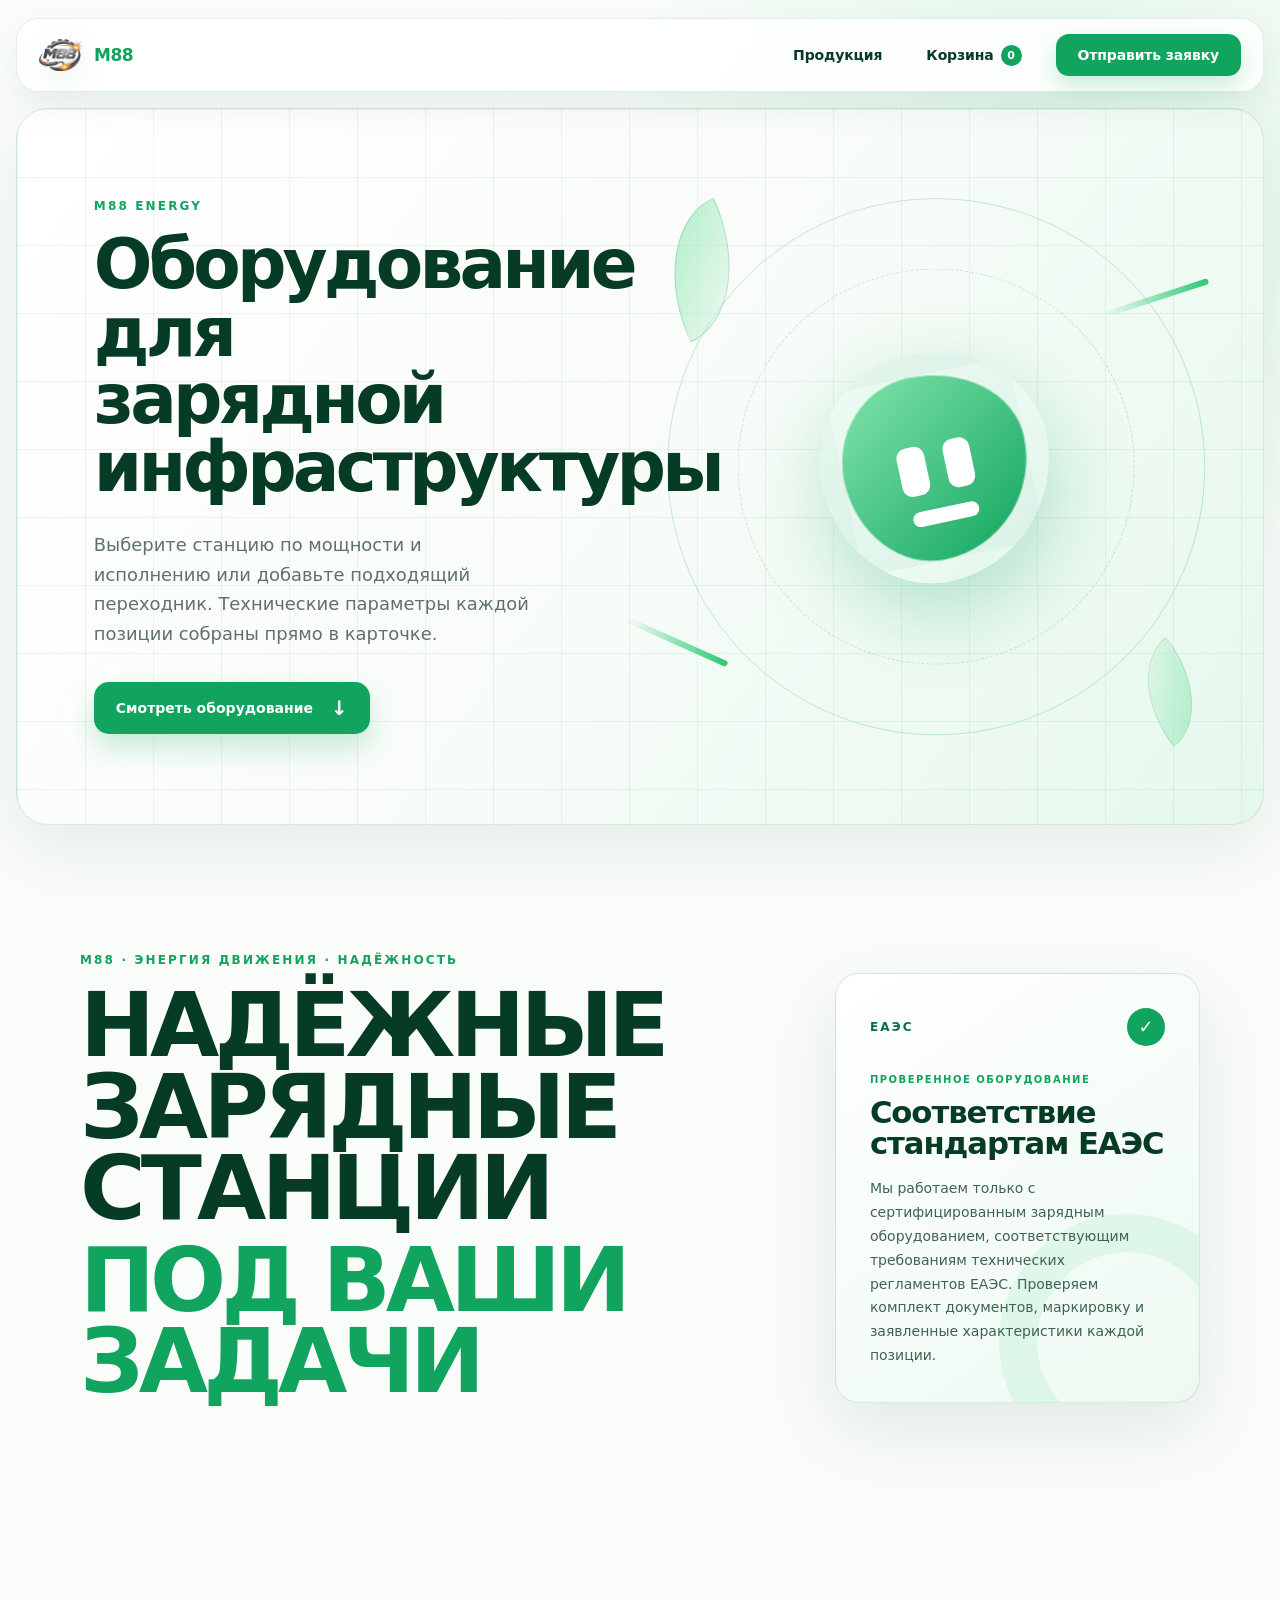
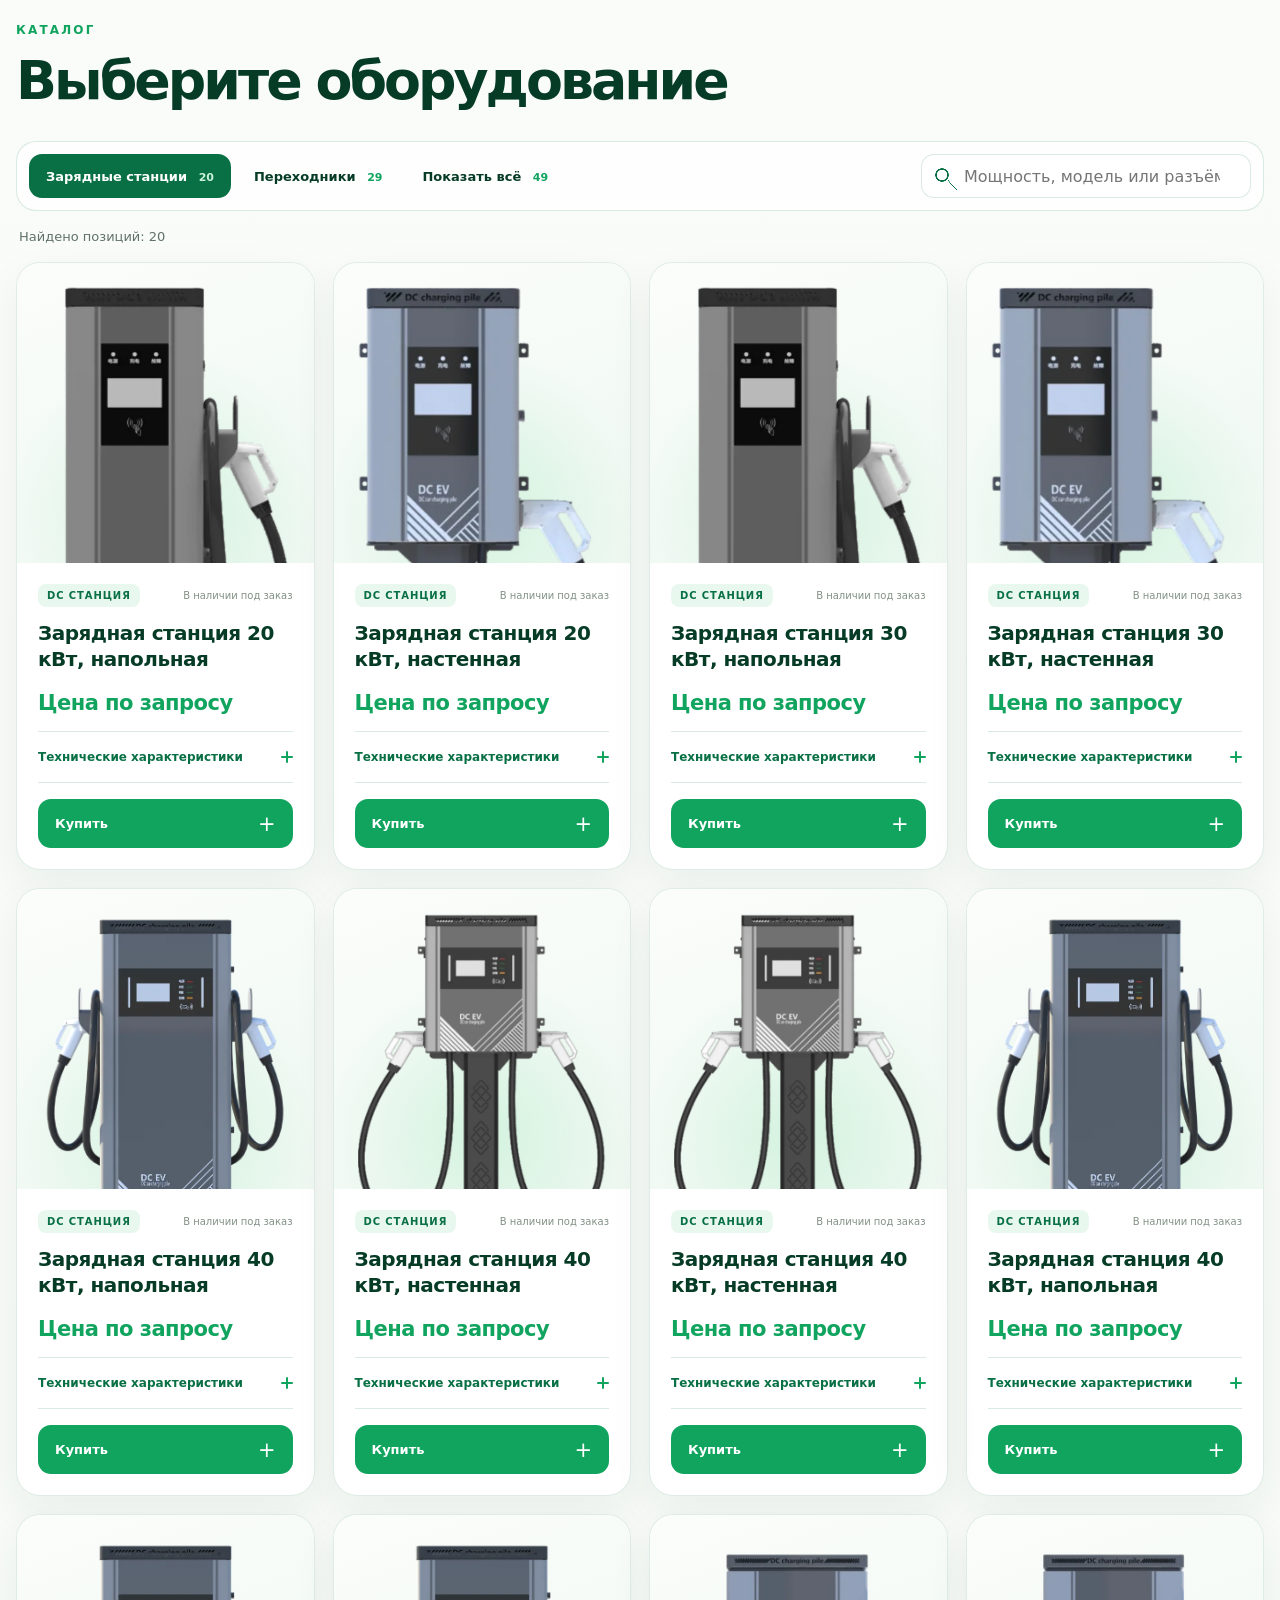
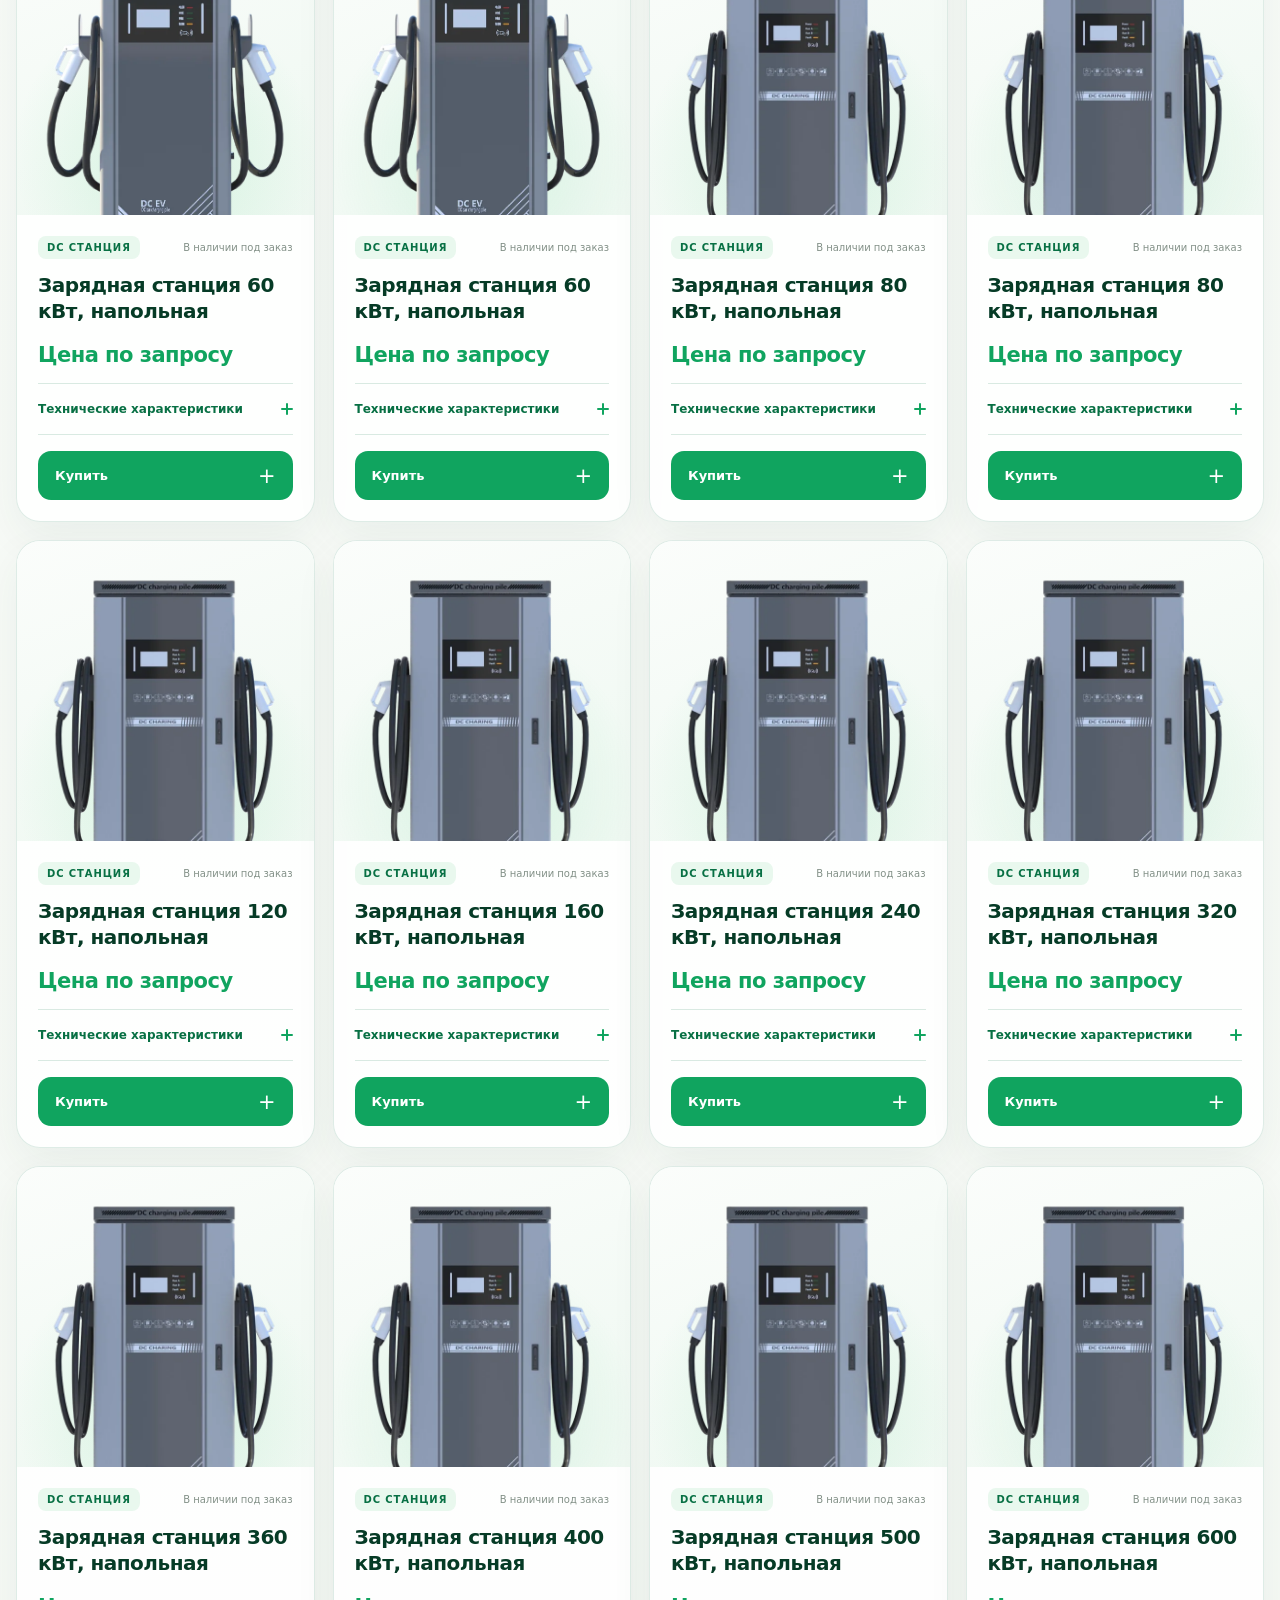
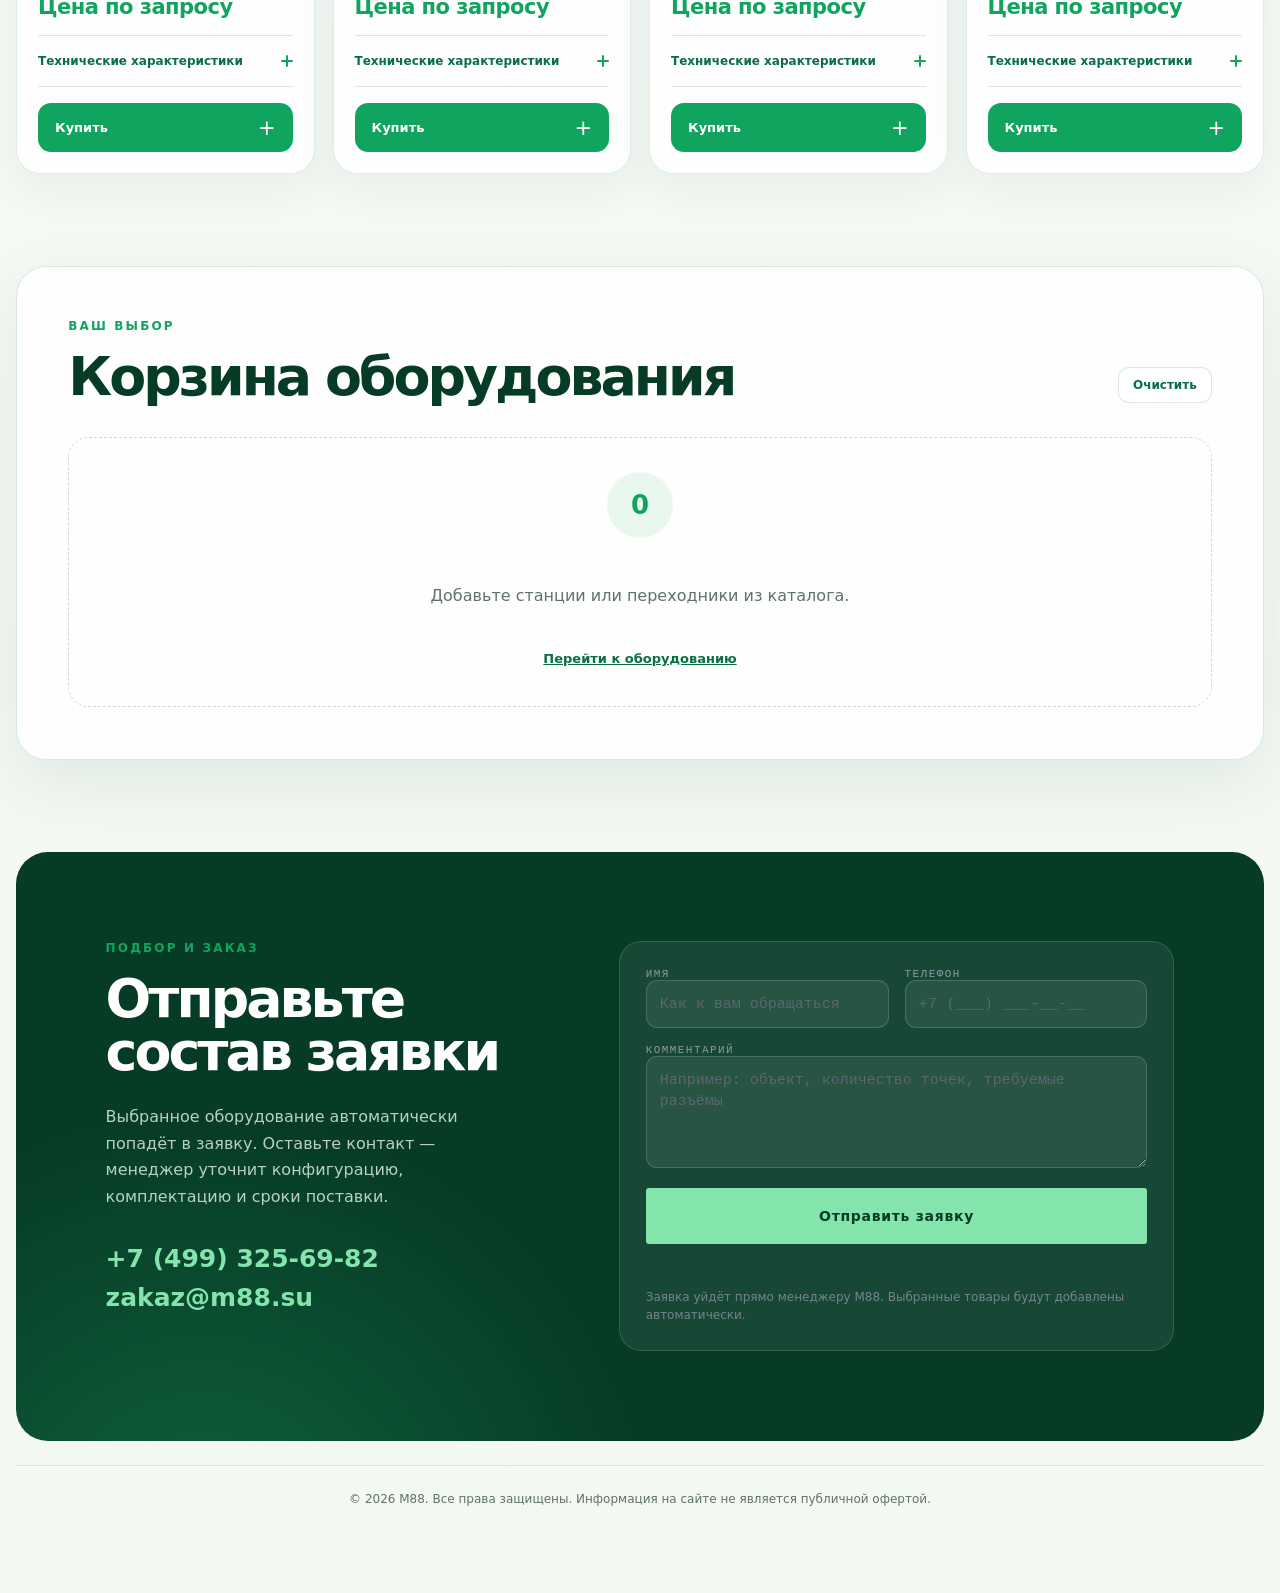
<file: energy/index.html>
<!doctype html>
<html lang="ru">
<head>
  <meta charset="utf-8">
  <meta name="viewport" content="width=device-width, initial-scale=1">
  <meta name="theme-color" content="#f4f8f3">
  <meta name="description" content="Зарядные станции и переходники для электромобилей от М88 Energy.">
  <title>M88 Energy — зарядное оборудование</title>
  <link rel="stylesheet" href="../assets/form.css">
  <link rel="stylesheet" href="styles.css?v=20261125-1">
  <script src="../assets/form.js" defer></script>
</head>
<body>
  <div class="energy-page">
    <header class="energy-header" aria-label="Навигация">
      <a class="energy-mark" href="../" aria-label="М88 — на главную">
        <img src="../assets/m88-logo.png" alt="М88">
        <span><b>М88</b></span>
      </a>

      <nav class="energy-nav" id="energy-navigation" aria-label="Разделы страницы">
        <a href="#products">Продукция</a>
        <a href="#cart">Корзина <span class="cart-badge" id="cart-count">0</span></a>
        <a class="nav-request" href="#request">Отправить заявку</a>
      </nav>

      <button class="menu-shape" type="button" aria-label="Открыть меню" aria-controls="energy-navigation" aria-expanded="false">
        <span></span><span></span>
      </button>
    </header>

    <main>
      <section class="catalog-hero" aria-labelledby="catalog-title">
        <div class="hero-copy">
          <p class="eyebrow">M88 Energy</p>
          <h1 id="catalog-title">Оборудование для зарядной инфраструктуры</h1>
          <p>Выберите станцию по мощности и исполнению или добавьте подходящий переходник. Технические параметры каждой позиции собраны прямо в карточке.</p>
          <a class="hero-button" href="#products">Смотреть оборудование <span>↓</span></a>
        </div>
        <div class="hero-art" aria-hidden="true">
          <div class="energy-orbit orbit-one"></div>
          <div class="energy-orbit orbit-two"></div>
          <div class="charge-core"><i></i></div>
          <div class="charge-line line-one"></div>
          <div class="charge-line line-two"></div>
          <div class="energy-leaf leaf-one"></div>
          <div class="energy-leaf leaf-two"></div>
        </div>
      </section>

      <section class="energy-about" aria-labelledby="energy-about-title">
        <div class="about-slogan">
          <p class="eyebrow">М88 · энергия движения · надёжность</p>
          <h2 id="energy-about-title">Надёжные зарядные станции <em>под ваши задачи</em></h2>
        </div>
        <div class="certification-card">
          <div class="certification-mark" aria-hidden="true"><span>ЕАЭС</span><i>✓</i></div>
          <div>
            <p class="certification-label">Проверенное оборудование</p>
            <h3>Соответствие стандартам ЕАЭС</h3>
            <p>Мы работаем только с сертифицированным зарядным оборудованием, соответствующим требованиям технических регламентов ЕАЭС. Проверяем комплект документов, маркировку и заявленные характеристики каждой позиции.</p>
          </div>
        </div>
      </section>

      <section class="catalog-section" id="products" aria-labelledby="products-title">
        <div class="section-heading">
          <div>
            <p class="eyebrow">Каталог</p>
            <h2 id="products-title">Выберите оборудование</h2>
          </div>
        </div>

        <div class="catalog-tools">
          <div class="category-switch" aria-label="Категория оборудования">
            <button class="is-active" type="button" data-filter="station">Зарядные станции <span>20</span></button>
            <button type="button" data-filter="adapter">Переходники <span>29</span></button>
            <button type="button" data-filter="all">Показать всё <span>49</span></button>
          </div>
          <label class="catalog-search">
            <span class="sr-only">Поиск по каталогу</span>
            <input id="catalog-search" type="search" placeholder="Мощность, модель или разъём" autocomplete="off">
          </label>
        </div>

        <p class="catalog-result" id="catalog-result" aria-live="polite"></p>
        <div class="product-grid" id="product-grid"></div>
      </section>

      <section class="cart-section" id="cart" aria-labelledby="cart-title">
        <div class="cart-heading">
          <div>
            <p class="eyebrow">Ваш выбор</p>
            <h2 id="cart-title">Корзина оборудования</h2>
          </div>
          <button class="clear-cart" id="clear-cart" type="button">Очистить</button>
        </div>
        <div class="cart-empty" id="cart-empty">
          <span>0</span>
          <p>Добавьте станции или переходники из каталога.</p>
          <a href="#products">Перейти к оборудованию</a>
        </div>
        <div class="cart-content" id="cart-content" hidden>
          <div class="cart-list" id="cart-list"></div>
          <aside class="cart-total">
            <span>Позиций</span>
            <strong id="cart-items-count">0</strong>
            <span>Стоимость</span>
            <strong id="cart-total-value">По запросу</strong>
            <small>Стоимость оборудования рассчитывается индивидуально после уточнения комплектации.</small>
            <a href="#request">Перейти к заявке</a>
          </aside>
        </div>
      </section>

      <section class="request-section" id="request" aria-labelledby="request-title">
        <div class="request-copy">
          <p class="eyebrow">Подбор и заказ</p>
          <h2 id="request-title">Отправьте состав заявки</h2>
          <p>Выбранное оборудование автоматически попадёт в заявку. Оставьте контакт — менеджер уточнит конфигурацию, комплектацию и сроки поставки.</p>
          <a href="tel:+74993256982">+7 (499) 325-69-82</a>
          <a href="mailto:zakaz@m88.su">zakaz@m88.su</a>
        </div>
        <form class="request-form" id="request-form" data-m88form data-endpoint="/send.php" data-page="M88 Energy — зарядное оборудование">
          <label>Имя<input name="name" type="text" autocomplete="name" placeholder="Как к вам обращаться" required></label>
          <label>Телефон<input name="phone" type="tel" inputmode="tel" autocomplete="tel" placeholder="+7 (___) ___-__-__" data-phone required></label>
          <label class="field-wide">Комментарий<textarea name="comment" rows="4" placeholder="Например: объект, количество точек, требуемые разъёмы"></textarea></label>
          <input id="request-message" name="message" type="hidden">
          <button class="field-wide" type="submit">Отправить заявку</button>
          <p class="form-note m88-note field-wide" data-note>Заявка уйдёт прямо менеджеру М88. Выбранные товары будут добавлены автоматически.</p>
        </form>
      </section>
    </main>

    <footer class="energy-footer">
      <p>© 2026 М88. Все права защищены. Информация на сайте не является публичной офертой.</p>
    </footer>
  </div>

  <div class="toast" id="toast" role="status" aria-live="polite"></div>

  <script>
    (function () {
      var stationRows = [
        ["20 кВт, напольная", null, "1 пистолет", "Инфипауэр 1K070", "Хуэйюнь, 80 А, 5 м"],
        ["20 кВт, настенная", null, "1 пистолет", "Инфипауэр 1K070", "Хуэйюнь, 80 А, 5 м"],
        ["30 кВт, напольная", null, "1 пистолет", "Линкан 30 кВт", "Хуэйюнь, 80 А, 5 м"],
        ["30 кВт, настенная", null, "1 пистолет", "Линкан 30 кВт", "Хуэйюнь, 80 А, 5 м"],
        ["40 кВт, напольная", null, "1 пистолет", "Линкан 40 кВт", "Хуэйюнь, 125 А, 5 м"],
        ["40 кВт, настенная", null, "1 пистолет", "Линкан 40 кВт", "Хуэйюнь, 125 А, 5 м"],
        ["40 кВт, настенная", null, "2 пистолета", "Инфипауэр 1K070, 2 шт.", "Хуэйюнь, 125 А, 5 м"],
        ["40 кВт, напольная", null, "2 пистолета", "Инфипауэр 1K070, 2 шт.", "Хуэйюнь, 125 А, 5 м"],
        ["60 кВт, напольная", null, "2 пистолета", "Линкан", "Хуэйюнь, 125 А, 5 м"],
        ["60 кВт, напольная", null, "1 пистолет", "Линкан", "Хуэйюнь, 125 А, 5 м"],
        ["80 кВт, напольная", null, "1 пистолет", "Линкан 40 кВт", "Хуэйюнь, 200 А"],
        ["80 кВт, напольная", null, "2 пистолета", "Линкан 40 кВт", "Хуэйюнь, 200 А"],
        ["120 кВт, напольная", null, "2 пистолета", "Линкан 30 кВт / Инфипауэр 60 кВт", "Воэр"],
        ["160 кВт, напольная", null, "2 пистолета", "Линкан 40 кВт", "Воэр, 250 А"],
        ["240 кВт, напольная", null, "2 пистолета", "Юю 50 кВт, 5 шт.", "Хуэйюнь, 300 А, 7 м"],
        ["320 кВт, напольная", null, "2 пистолета", "Юю 50 кВт, 7 шт.", "Хуэйюнь, 300 А, 7 м"],
        ["360 кВт, напольная", null, "2 пистолета", "Юю 50 кВт, 8 шт.", "Хуэйюнь, 300 А, 7 м"],
        ["400 кВт, напольная", null, "2 пистолета", "Юю 50 кВт, 8 шт.", "Хуэйюнь, 300 А, 7 м"],
        ["500 кВт, напольная", null, "2 пистолета", "Юю 50 кВт, 10 шт.", "Хуэйюнь, 300 А, 7 м"],
        ["600 кВт, напольная", null, "2 пистолета", "Юю 50 кВт", "Хуэйюнь, 400 А, 7 м"]
      ];

      var products = stationRows.map(function (row, index) {
        var titleParts = row[0].split(", ");
        return {
          id: "station-" + (index + 1), kind: "station", family: "DC станция",
          title: "Зарядная станция " + row[0], price: null,
          image: "assets/station-" + String(index + 1).padStart(2, "0") + ".webp",
          specs: [["Мощность", titleParts[0]], ["Исполнение", titleParts[1] || "По каталогу"], ["Коннекторы", row[2]], ["Силовой модуль", row[3]], ["Кабель", row[4]]]
        };
      });

      var acAdapters = [
        ["ZH1", "США → Европа", "T1-T2"], ["ZH2", "Европа → США", "T2-T1"],
        ["ZH3", "Китай → Европа", "GB-T2"], ["ZH4", "Европа → Китай", "T2-GB"],
        ["ZH5", "США → Китай", "T1-GB"], ["ZH6", "NACS → США", "NACS-T1"],
        ["ZH7", "США → NACS", "T1-NACS"], ["ZH8", "Европа → NACS", "T2-NACS"],
        ["ZH9", "NACS → Европа", "NACS-T2"], ["ZH10", "NACS → Китай", "NACS-GB"],
        ["ZH11", "Китай → США", "GB-T1"], ["ZH12", "Китай → NACS", "GB-NACS"]
      ];

      acAdapters.forEach(function (row) {
        products.push({
          id: "adapter-" + row[0].toLowerCase(), kind: "adapter", family: "AC переходник",
          title: row[1] + " (" + row[2] + ")", image: "assets/adapter-" + row[0].toLowerCase() + ".webp?v=2",
          specs: [["Модель", row[0]], ["Рабочее напряжение", "AC 110–250 В"], ["Рабочий ток", "до 32 А"], ["Защита", "IP55 / IP67 опционально"], ["Контакты", "Посеребрённая медь"], ["Ресурс", ">10 000 соединений"]]
        });
      });

      var dcAdapters = [
        ["DC-GZ01", "GBT → CCS2", "dc-gz01"], ["DC-GZM1", "GBT → CCS1", "dc-gzm1"],
        ["DC-GZT1", "GBT → NACS", "dc-gzt1"], ["DC-OZG1", "CCS2 → GBT", "dc-ozg1"],
        ["AC/DC-OZM1", "CCS2 → CCS1", "acdc-ozm1"], ["AC/DC-OZT1", "CCS2 → NACS", "acdc-ozt1"],
        ["DC-OZR1", "CCS2 → CHAdeMO", "dc-ozr1"], ["DC-MZG1", "CCS1 → GBT", "dc-mzg1"],
        ["AC/DC-MZO1", "CCS1 → CCS2", "acdc-mzo1"], ["DC-MZR1", "CCS1 → CHAdeMO", "dc-mzr1"],
        ["DC-TZG1", "NACS → GBT", "dc-tzg1"], ["AC/DC-TZO1", "NACS → CCS2", "acdc-tzo1"],
        ["DC-TZM1", "NACS → CCS1", "dc-tzm1"], ["DC-TZR1", "NACS → CHAdeMO", "dc-tzr1"],
        ["DC-RZ01", "CHAdeMO → CCS2", "dc-rz01"], ["DC-RZM1", "CHAdeMO → CCS1", "dc-rzm1"],
        ["DC-RZT1", "CHAdeMO → NACS", "dc-rzt1"]
      ];

      dcAdapters.forEach(function (row) {
        products.push({
          id: "adapter-" + row[2], kind: "adapter", family: "DC переходник",
          title: row[1], image: "assets/adapter-" + row[2] + ".webp?v=2",
          specs: [["Модель", row[0]], ["Рабочее напряжение", "DC 1000 В"], ["Рабочий ток", "250 / 300 / 350 / 400 / 500 А"], ["Защита", "IP65 / IP67 опционально"], ["Контакты", "Посеребрённая медь"], ["Сертификация", "FCC, CE"]]
        });
      });

      var productById = new Map(products.map(function (product) { return [product.id, product]; }));
      var cart = new Map();
      var activeFilter = "station";
      var grid = document.getElementById("product-grid");
      var search = document.getElementById("catalog-search");
      var result = document.getElementById("catalog-result");
      var toast = document.getElementById("toast");

      function card(product) {
        var price = '<div class="product-price is-request"><strong>Цена по запросу</strong></div>';
        var specs = product.specs.map(function (spec) { return '<li><span>' + spec[0] + '</span><b>' + spec[1] + '</b></li>'; }).join("");
        return '<article class="product-card product-' + product.kind + '">' +
          '<div class="product-image"><img src="' + product.image + '" alt="' + product.title + '" loading="lazy"></div>' +
          '<div class="product-body"><div class="product-meta"><span>' + product.family + '</span><small>' + (product.kind === "station" ? "В наличии под заказ" : "Стоимость по запросу") + '</small></div>' +
          '<h3>' + product.title + '</h3>' + price +
          '<details><summary>Технические характеристики <i></i></summary><ul>' + specs + '</ul></details>' +
          '<button class="buy-button" type="button" data-add="' + product.id + '">Купить <span>+</span></button></div></article>';
      }

      function renderProducts() {
        var query = search.value.trim().toLowerCase();
        var filtered = products.filter(function (product) {
          var categoryMatch = activeFilter === "all" || product.kind === activeFilter;
          var haystack = [product.title, product.family].concat(product.specs.flat()).join(" ").toLowerCase();
          return categoryMatch && (!query || haystack.indexOf(query) !== -1);
        });
        grid.innerHTML = filtered.map(card).join("");
        result.textContent = "Найдено позиций: " + filtered.length;
      }

      function showToast(text) {
        toast.textContent = text;
        toast.classList.add("is-visible");
        window.clearTimeout(showToast.timer);
        showToast.timer = window.setTimeout(function () { toast.classList.remove("is-visible"); }, 2200);
      }

      function renderCart() {
        var count = Array.from(cart.values()).reduce(function (sum, qty) { return sum + qty; }, 0);
        var empty = document.getElementById("cart-empty");
        var content = document.getElementById("cart-content");
        document.getElementById("cart-count").textContent = count;
        document.getElementById("cart-items-count").textContent = count;
        empty.hidden = count > 0;
        content.hidden = count === 0;
        var rows = [];
        cart.forEach(function (qty, id) {
          var product = productById.get(id);
          rows.push('<div class="cart-row"><img src="' + product.image + '" alt=""><div><span>' + product.family + '</span><strong>' + product.title + '</strong><small>Цена по запросу · ' + qty + ' шт.</small></div><div class="qty-controls"><button type="button" data-minus="' + id + '" aria-label="Уменьшить количество">−</button><b>' + qty + '</b><button type="button" data-plus="' + id + '" aria-label="Увеличить количество">+</button></div><button class="remove-item" type="button" data-remove="' + id + '" aria-label="Удалить позицию">×</button></div>');
        });
        document.getElementById("cart-list").innerHTML = rows.join("");
        document.getElementById("cart-total-value").textContent = "По запросу";
      }

      document.querySelectorAll("[data-filter]").forEach(function (button) {
        button.addEventListener("click", function () {
          activeFilter = button.dataset.filter;
          document.querySelectorAll("[data-filter]").forEach(function (item) { item.classList.toggle("is-active", item === button); });
          renderProducts();
        });
      });

      search.addEventListener("input", renderProducts);

      grid.addEventListener("click", function (event) {
        var button = event.target.closest("[data-add]");
        if (!button) return;
        var id = button.dataset.add;
        cart.set(id, (cart.get(id) || 0) + 1);
        renderCart();
        showToast("Добавлено: " + productById.get(id).title);
      });

      document.getElementById("cart-list").addEventListener("click", function (event) {
        var plus = event.target.closest("[data-plus]");
        var minus = event.target.closest("[data-minus]");
        var remove = event.target.closest("[data-remove]");
        if (plus) cart.set(plus.dataset.plus, (cart.get(plus.dataset.plus) || 0) + 1);
        if (minus) {
          var minusId = minus.dataset.minus;
          var next = (cart.get(minusId) || 1) - 1;
          if (next > 0) cart.set(minusId, next); else cart.delete(minusId);
        }
        if (remove) cart.delete(remove.dataset.remove);
        renderCart();
      });

      document.getElementById("clear-cart").addEventListener("click", function () { cart.clear(); renderCart(); });

      var requestForm = document.getElementById("request-form");

      requestForm.addEventListener("submit", function () {
        var lines = [];
        cart.forEach(function (qty, id) {
          var product = productById.get(id);
          lines.push("• " + product.title + " — " + qty + " шт. — цена по запросу");
        });
        if (!lines.length) lines.push("Оборудование пока не выбрано — нужна консультация.");
        var comment = requestForm.querySelector('[name="comment"]').value.trim();
        document.getElementById("request-message").value = "Состав заявки:\n" + lines.join("\n") + "\n\nКомментарий:\n" + (comment || "—");
      });

      var requestSection = document.getElementById("request");
      var successVisible = false;
      var requestObserver = new MutationObserver(function () {
        var done = requestSection.querySelector(".m88-done");
        if (done && !successVisible) {
          successVisible = true;
          cart.clear();
          renderCart();
          showToast("Заявка отправлена. Корзина очищена.");
        } else if (!done) {
          successVisible = false;
        }
      });
      requestObserver.observe(requestSection, { childList: true, subtree: true });

      var header = document.querySelector(".energy-header");
      var menuButton = document.querySelector(".menu-shape");
      function closeMenu() { header.classList.remove("menu-open"); menuButton.setAttribute("aria-expanded", "false"); menuButton.setAttribute("aria-label", "Открыть меню"); }
      menuButton.addEventListener("click", function () {
        var open = header.classList.toggle("menu-open");
        menuButton.setAttribute("aria-expanded", String(open));
        menuButton.setAttribute("aria-label", open ? "Закрыть меню" : "Открыть меню");
      });
      document.querySelectorAll(".energy-nav a").forEach(function (link) { link.addEventListener("click", closeMenu); });
      document.addEventListener("keydown", function (event) { if (event.key === "Escape") closeMenu(); });

      renderProducts();
      renderCart();
    }());
  </script>
</body>
</html>
</file>
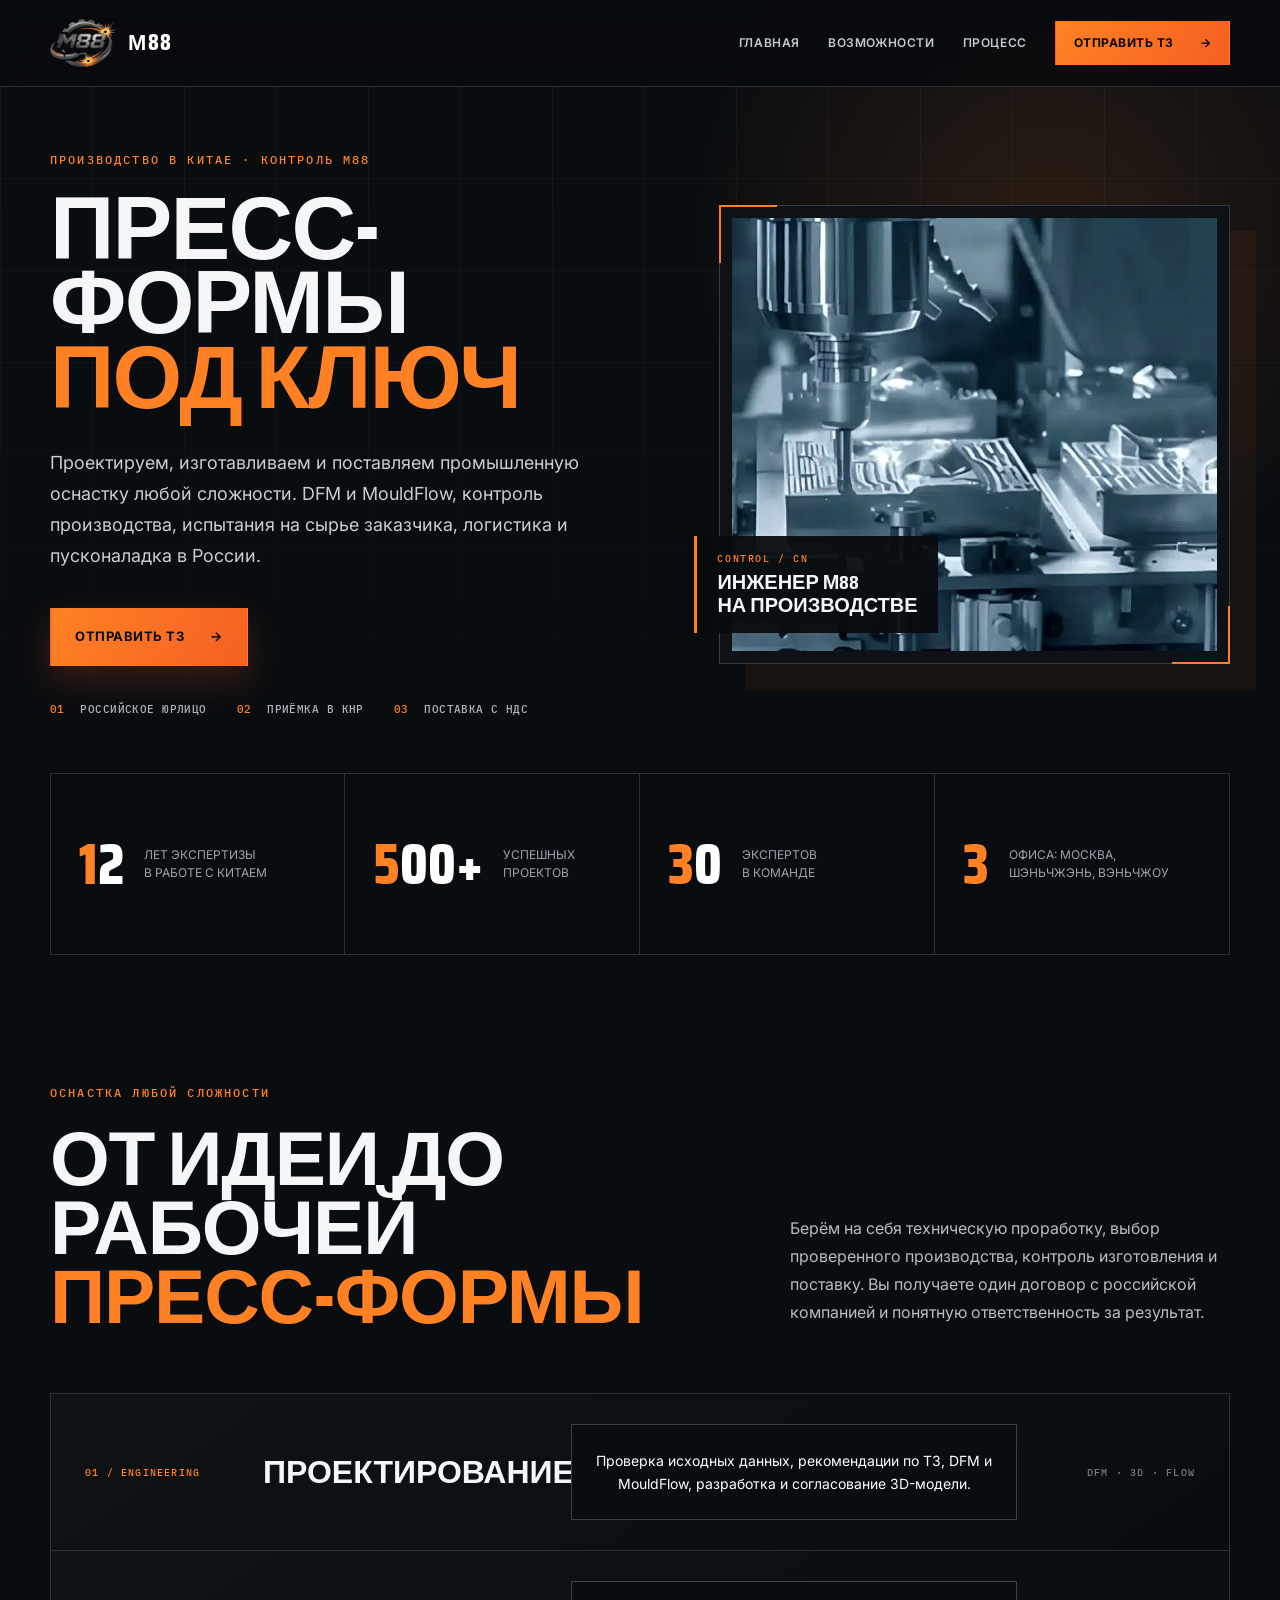
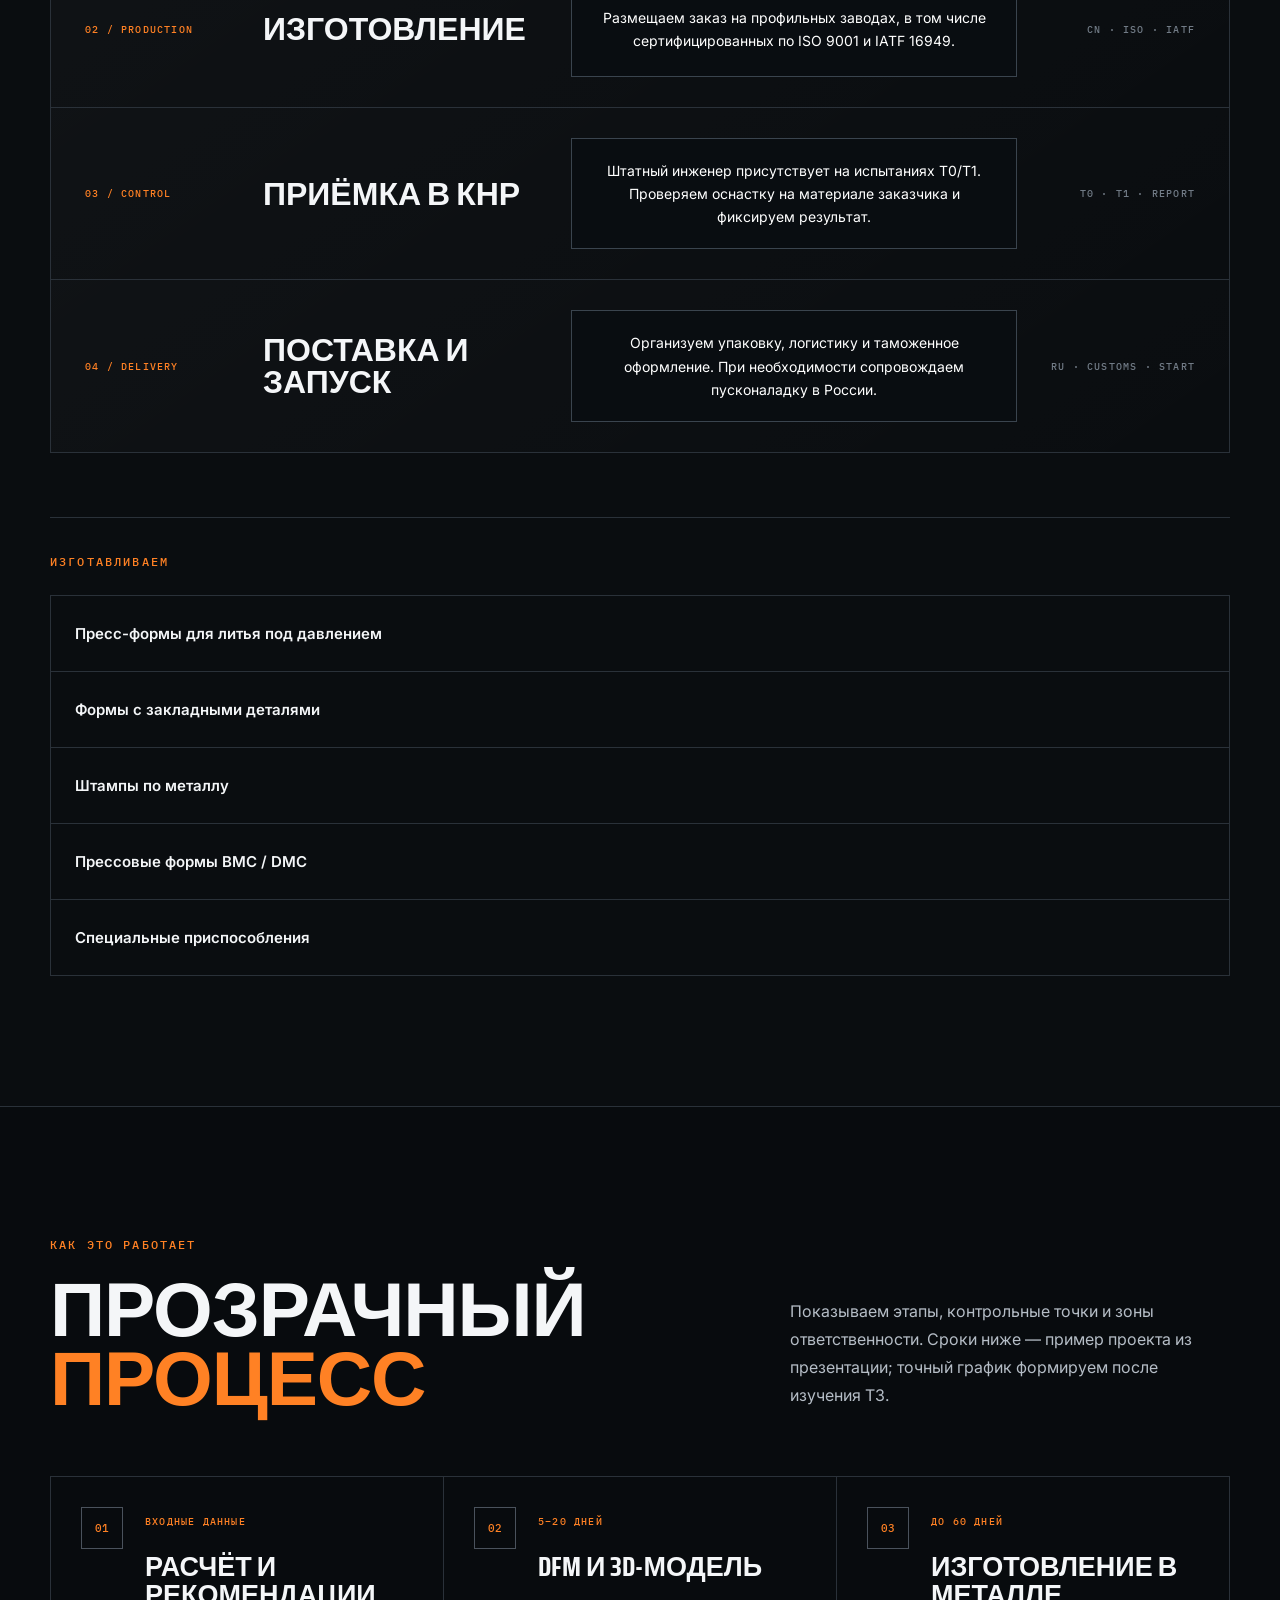
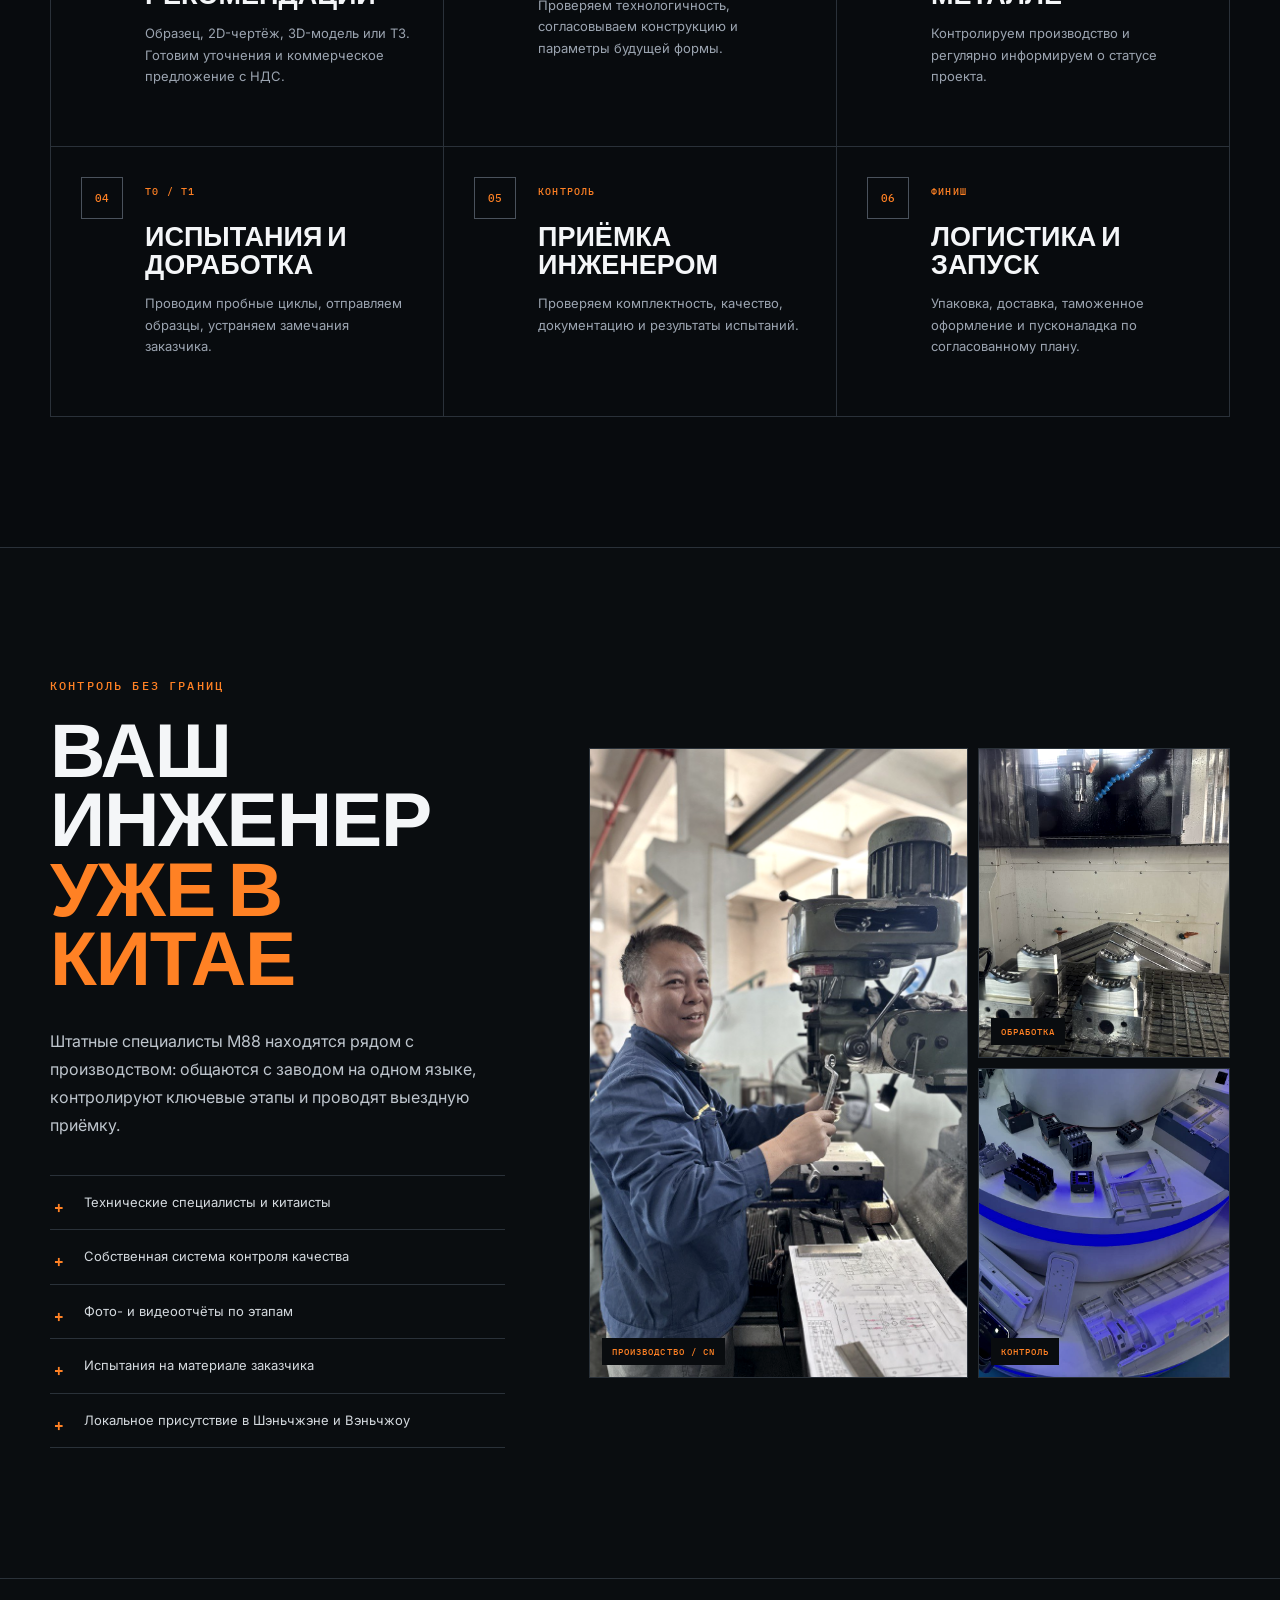
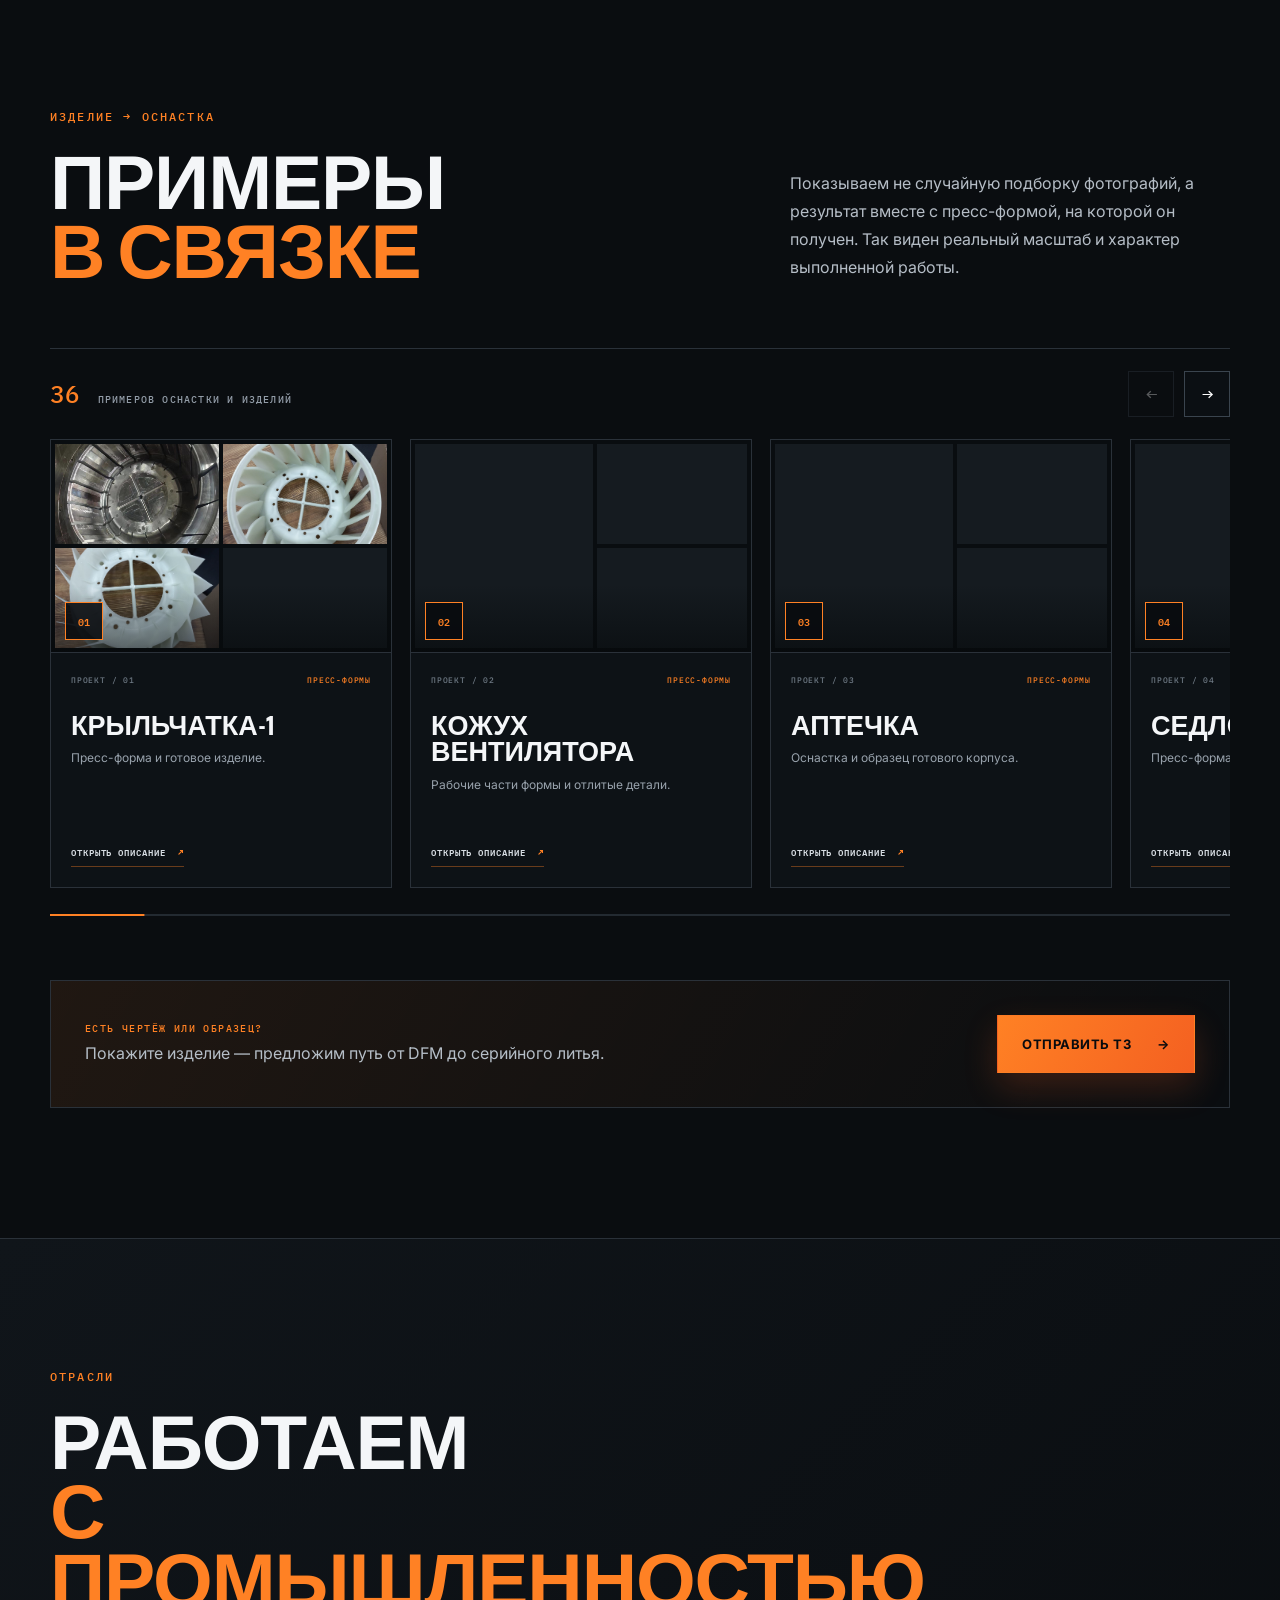
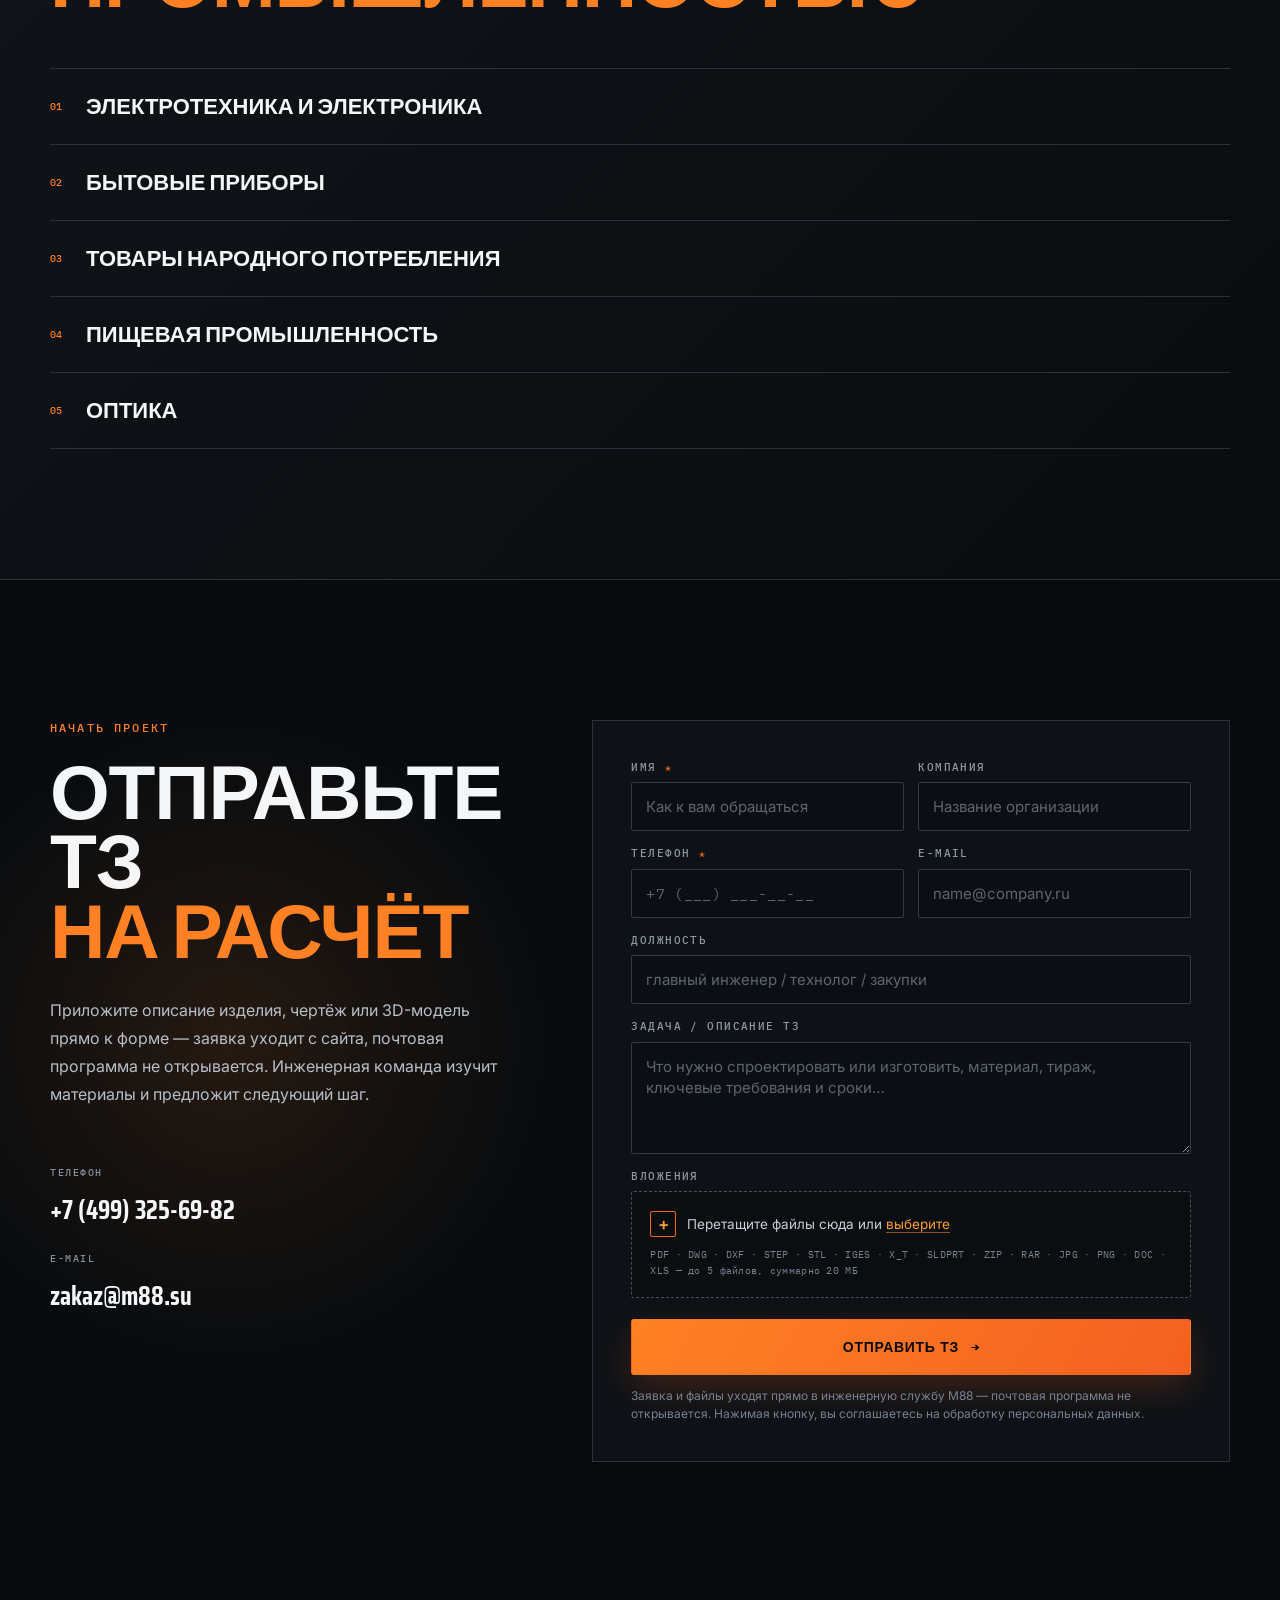
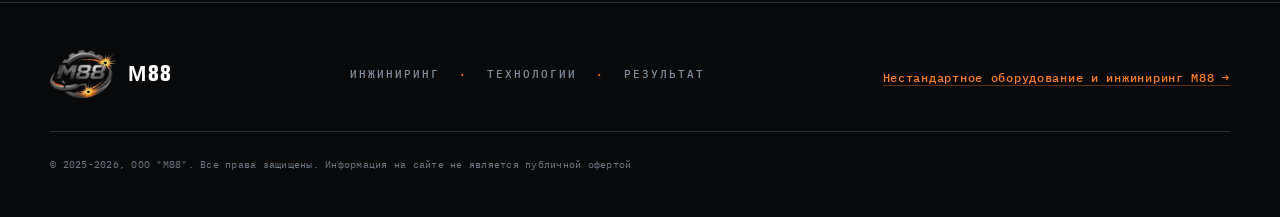
<file: press-formy/index.html>
<!doctype html>
<html lang="ru">
<head>
  <meta charset="utf-8">
  <meta name="viewport" content="width=device-width, initial-scale=1">
  <!-- Yandex.Metrika counter -->
  <script type="text/javascript">
    window.M88_YM_IDS = [113417020, 112562771];
    window.M88_YM_ID = 113417020;
    (function(m,e,t,r,i,k,a){
      m[i]=m[i]||function(){(m[i].a=m[i].a||[]).push(arguments)};
      m[i].l=1*new Date();
      for (var j=0;j<document.scripts.length;j++){if(document.scripts[j].src===r){return;}}
      k=e.createElement(t),a=e.getElementsByTagName(t)[0],k.async=1,k.src=r,a.parentNode.insertBefore(k,a);
    })(window,document,'script','https://mc.yandex.ru/metrika/tag.js?id=113417020','ym');

    ym(113417020,'init',{ssr:true,webvisor:true,clickmap:true,ecommerce:'dataLayer',referrer:document.referrer,url:location.href,accurateTrackBounce:true,trackLinks:true});

    (function(m,e,t,r,i,k,a){
      m[i]=m[i]||function(){(m[i].a=m[i].a||[]).push(arguments)};
      m[i].l=1*new Date();
      for (var j=0;j<document.scripts.length;j++){if(document.scripts[j].src===r){return;}}
      k=e.createElement(t),a=e.getElementsByTagName(t)[0],k.async=1,k.src=r,a.parentNode.insertBefore(k,a);
    })(window,document,'script','https://mc.yandex.ru/metrika/tag.js?id=112562771','ym');

    ym(112562771,'init',{ssr:true,webvisor:false,clickmap:true,ecommerce:'dataLayer',referrer:document.referrer,url:location.href,accurateTrackBounce:true,trackLinks:true});
  </script>
  <!-- /Yandex.Metrika counter -->
  <title>М88 — пресс-формы из Китая под ключ</title>
  <meta name="description" content="Поставка пресс-форм любой сложности из Китая: DFM, проектирование, изготовление, испытания, приемка, логистика и пусконаладка в России.">
  <meta property="og:title" content="Пресс-формы из Китая под ключ — М88">
  <meta property="og:description" content="Проектирование, производство, приёмка и поставка промышленной оснастки под контролем инженеров М88.">
  <link rel="canonical" href="https://m88.su/press-formy/">
  <meta property="og:type" content="website">
  <meta property="og:url" content="https://m88.su/press-formy/">
  <meta property="og:site_name" content="М88">
  <meta property="og:locale" content="ru_RU">
  <meta name="theme-color" content="#080B0E">
  <meta property="og:image" content="https://m88.su/assets/og.jpg">
  <meta name="twitter:card" content="summary_large_image">
  <meta name="twitter:title" content="Пресс-формы из Китая под ключ — М88">
  <meta name="twitter:description" content="Проектирование, производство, приёмка и поставка промышленной оснастки под контролем инженеров М88.">
  <meta name="twitter:image" content="https://m88.su/assets/og.jpg">
  <link rel="preconnect" href="https://fonts.googleapis.com">
  <link rel="preconnect" href="https://fonts.gstatic.com" crossorigin>
  <link href="https://fonts.googleapis.com/css2?family=IBM+Plex+Mono:wght@400;500;600&amp;family=Inter:wght@400;500;600;700&amp;family=Saira+Condensed:wght@600;700;800&amp;display=swap" rel="stylesheet">
  <link rel="icon" href="../assets/favicon.svg" type="image/svg+xml">
  <link rel="apple-touch-icon" href="../assets/apple-touch-icon.png">
  <link rel="stylesheet" href="styles.css?v=20260924-3">
  <link rel="stylesheet" href="../assets/form.css">
<script>document.documentElement.className+=" js";</script>
</head>
<body>
  <noscript><div><img src="https://mc.yandex.ru/watch/113417020" style="position:absolute;left:-9999px" alt=""><img src="https://mc.yandex.ru/watch/112562771" style="position:absolute;left:-9999px" alt=""></div></noscript>
  <header class="site-header">
    <div class="wrap header-row">
      <a class="brand" href="../" aria-label="М88 — на главную">
        <img src="../assets/m88-logo.png" alt="М88">
        <span><b>М88</b></span>
      </a>
      <nav aria-label="Основная навигация">
        <a href="../">Главная</a>
        <a href="#capabilities">Возможности</a>
        <a href="#process">Процесс</a>
        <a class="nav-cta" href="#contact">ОТПРАВИТЬ ТЗ <span>→</span></a>
      </nav>
      <button class="menu-toggle" type="button" aria-expanded="false" aria-controls="mobile-nav" aria-label="Открыть меню">≡</button>
    </div>
    <div class="mobile-nav" id="mobile-nav">
      <a href="../">Главная</a><a href="#capabilities">Возможности</a><a href="#process">Процесс</a><a href="#contact">Отправить ТЗ</a>
    </div>
  </header>

  <main>
    <section class="hero" id="top">
      <div class="hero-media" aria-hidden="true"></div>
      <div class="grid-bg" aria-hidden="true"></div>
      <div class="wrap hero-inner">
        <div class="hero-copy">
          <p class="eyebrow">Производство в Китае · контроль М88</p>
          <h1>ПРЕСС-ФОРМЫ<br><em>ПОД КЛЮЧ</em></h1>
          <p class="lead">Проектируем, изготавливаем и поставляем промышленную оснастку любой сложности. DFM и MouldFlow, контроль производства, испытания на сырье заказчика, логистика и пусконаладка в России.</p>
          <div class="hero-actions">
            <a class="btn btn-primary" href="#contact">ОТПРАВИТЬ ТЗ <span>→</span></a>
          </div>
          <ul class="hero-tags" aria-label="Ключевые преимущества">
            <li><span>01</span> Российское юрлицо</li>
            <li><span>02</span> Приёмка в КНР</li>
            <li><span>03</span> Поставка с НДС</li>
          </ul>
        </div>
        <div class="hero-visual" aria-label="Производство пресс-форм">
          <div class="visual-frame">
            <img src="../assets/hero-machining.jpg" alt="Высокоточная обработка пресс-формы на производстве">
            <div class="visual-label"><span>CONTROL / CN</span><b>Инженер М88<br>на производстве</b></div>
          </div>
        </div>
      </div>
      <div class="wrap stats" aria-label="Опыт М88">
        <div><strong>12</strong><span>лет экспертизы<br>в работе с Китаем</span></div>
        <div><strong>500+</strong><span>успешных<br>проектов</span></div>
        <div><strong>30</strong><span>экспертов<br>в команде</span></div>
        <div><strong>3</strong><span>офиса: Москва,<br>Шэньчжэнь, Вэньчжоу</span></div>
      </div>
    </section>

    <section class="section" id="capabilities">
      <div class="wrap">
        <div class="section-head reveal">
          <div><p class="eyebrow">Оснастка любой сложности</p><h2>ОТ ИДЕИ ДО РАБОЧЕЙ<br><em>ПРЕСС-ФОРМЫ</em></h2></div>
          <p>Берём на себя техническую проработку, выбор проверенного производства, контроль изготовления и поставку. Вы получаете один договор с российской компанией и понятную ответственность за результат.</p>
        </div>
        <div class="capability-grid">
          <article class="cap-card reveal"><span class="card-index">01 / ENGINEERING</span><h3>Проектирование</h3><p>Проверка исходных данных, рекомендации по ТЗ, DFM и MouldFlow, разработка и согласование 3D-модели.</p><div class="card-tag">DFM · 3D · FLOW</div></article>
          <article class="cap-card reveal d1"><span class="card-index">02 / PRODUCTION</span><h3>Изготовление</h3><p>Размещаем заказ на профильных заводах, в том числе сертифицированных по ISO 9001 и IATF 16949.</p><div class="card-tag">CN · ISO · IATF</div></article>
          <article class="cap-card reveal d2"><span class="card-index">03 / CONTROL</span><h3>Приёмка в КНР</h3><p>Штатный инженер присутствует на испытаниях T0/T1. Проверяем оснастку на материале заказчика и фиксируем результат.</p><div class="card-tag">T0 · T1 · REPORT</div></article>
          <article class="cap-card reveal d3"><span class="card-index">04 / DELIVERY</span><h3>Поставка и запуск</h3><p>Организуем упаковку, логистику и таможенное оформление. При необходимости сопровождаем пусконаладку в России.</p><div class="card-tag">RU · CUSTOMS · START</div></article>
        </div>
        <div class="product-types reveal">
          <p class="eyebrow">Изготавливаем</p>
          <div class="type-list"><span>Пресс-формы для литья под давлением</span><span>Формы с закладными деталями</span><span>Штампы по металлу</span><span>Прессовые формы BMC / DMC</span><span>Специальные приспособления</span></div>
        </div>
      </div>
    </section>

    <section class="section process-section" id="process">
      <div class="wrap">
        <div class="section-head reveal">
          <div><p class="eyebrow">Как это работает</p><h2>ПРОЗРАЧНЫЙ<br><em>ПРОЦЕСС</em></h2></div>
          <p>Показываем этапы, контрольные точки и зоны ответственности. Сроки ниже — пример проекта из презентации; точный график формируем после изучения ТЗ.</p>
        </div>
        <ol class="timeline">
          <li class="reveal"><span>01</span><div><small>Входные данные</small><h3>Расчёт и рекомендации</h3><p>Образец, 2D-чертёж, 3D-модель или ТЗ. Готовим уточнения и коммерческое предложение с НДС.</p></div></li>
          <li class="reveal d1"><span>02</span><div><small>5–20 дней</small><h3>DFM и 3D-модель</h3><p>Проверяем технологичность, согласовываем конструкцию и параметры будущей формы.</p></div></li>
          <li class="reveal d2"><span>03</span><div><small>до 60 дней</small><h3>Изготовление в металле</h3><p>Контролируем производство и регулярно информируем о статусе проекта.</p></div></li>
          <li class="reveal"><span>04</span><div><small>T0 / T1</small><h3>Испытания и доработка</h3><p>Проводим пробные циклы, отправляем образцы, устраняем замечания заказчика.</p></div></li>
          <li class="reveal d1"><span>05</span><div><small>Контроль</small><h3>Приёмка инженером</h3><p>Проверяем комплектность, качество, документацию и результаты испытаний.</p></div></li>
          <li class="reveal d2"><span>06</span><div><small>Финиш</small><h3>Логистика и запуск</h3><p>Упаковка, доставка, таможенное оформление и пусконаладка по согласованному плану.</p></div></li>
        </ol>
      </div>
    </section>

    <section class="section control-section">
      <div class="wrap control-grid">
        <div class="control-copy reveal">
          <p class="eyebrow">Контроль без границ</p>
          <h2>ВАШ ИНЖЕНЕР<br><em>УЖЕ В КИТАЕ</em></h2>
          <p class="lead-small">Штатные специалисты М88 находятся рядом с производством: общаются с заводом на одном языке, контролируют ключевые этапы и проводят выездную приёмку.</p>
          <ul class="check-list"><li>Технические специалисты и китаисты</li><li>Собственная система контроля качества</li><li>Фото- и видеоотчёты по этапам</li><li>Испытания на материале заказчика</li><li>Локальное присутствие в Шэньчжэне и Вэньчжоу</li></ul>
        </div>
        <div class="factory-grid reveal d1"><figure class="factory-tall"><img src="../assets/factory-a.jpg" alt="Производство пресс-форм в Китае"><figcaption>ПРОИЗВОДСТВО / CN</figcaption></figure><figure><img src="../assets/factory-b.jpg" alt="Высокоточная обработка оснастки"><figcaption>ОБРАБОТКА</figcaption></figure><figure><img src="../assets/uv-work.jpg" alt="Контроль качества на производстве"><figcaption>КОНТРОЛЬ</figcaption></figure></div>
      </div>
    </section>

    <section class="section projects-section">
      <div class="wrap">
        <div class="section-head reveal">
          <div><p class="eyebrow">Изделие → оснастка</p><h2>ПРИМЕРЫ<br><em>В СВЯЗКЕ</em></h2></div>
          <p>Показываем не случайную подборку фотографий, а результат вместе с пресс-формой, на которой он получен. Так виден реальный масштаб и характер выполненной работы.</p>
        </div>

        <div class="project-carousel-bar reveal">
          <p><span>36</span> примеров оснастки и изделий</p>
          <div class="project-carousel-controls">
            <button type="button" data-project-prev aria-controls="project-carousel" aria-label="Предыдущие примеры">←</button>
            <button type="button" data-project-next aria-controls="project-carousel" aria-label="Следующие примеры">→</button>
          </div>
        </div>
        <div class="project-catalog" id="project-carousel" data-project-carousel tabindex="0" aria-label="Горизонтальный список примеров">
          <article class="project-card reveal" tabindex="0" role="button" aria-label="Открыть описание: Крыльчатка-1" data-project-title="Крыльчатка-1" data-project-description="Крыльчатка перемещает воздушный поток внутри вентиляционного или охлаждающего узла. Геометрия лопастей обеспечивает направленную подачу воздуха и стабильную работу механизма.">
            <div class="project-card-media project-card-gallery photo-count-4">
              <a href="../assets/examples-photos/slide-17/photo-01.jpg" target="_blank" rel="noopener" aria-label="Крыльчатка-1, фото 1"><img src="../assets/examples-photos/slide-17/photo-01.jpg" alt="Крыльчатка-1: фото 1" loading="lazy" decoding="async"></a>
              <a href="../assets/examples-photos/slide-17/photo-02.jpg" target="_blank" rel="noopener" aria-label="Крыльчатка-1, фото 2"><img src="../assets/examples-photos/slide-17/photo-02.jpg" alt="Крыльчатка-1: фото 2" loading="lazy" decoding="async"></a>
              <a href="../assets/examples-photos/slide-17/photo-03.jpg" target="_blank" rel="noopener" aria-label="Крыльчатка-1, фото 3"><img src="../assets/examples-photos/slide-17/photo-03.jpg" alt="Крыльчатка-1: фото 3" loading="lazy" decoding="async"></a>
              <a href="../assets/examples-photos/slide-17/photo-04.jpg" target="_blank" rel="noopener" aria-label="Крыльчатка-1, фото 4"><img src="../assets/examples-photos/slide-17/photo-04.jpg" alt="Крыльчатка-1: фото 4" loading="lazy" decoding="async"></a>
              <span>01</span>
            </div>
            <div class="project-card-copy">
              <div class="project-card-meta"><span>ПРОЕКТ / 01</span><span>ПРЕСС-ФОРМЫ</span></div>
              <h3>Крыльчатка-1</h3>
              <p>Пресс-форма и готовое изделие.</p>
              <span class="project-card-open">ОТКРЫТЬ ОПИСАНИЕ <b>↗</b></span>
            </div>
          </article>

          <article class="project-card reveal" tabindex="0" role="button" aria-label="Открыть описание: Кожух вентилятора" data-project-title="Кожух вентилятора" data-project-description="Кожух вентилятора закрывает вращающийся узел, направляет воздушный поток и служит основанием для крепления деталей системы.">
            <div class="project-card-media project-card-gallery photo-count-3">
              <a href="../assets/examples-photos/slide-18/photo-01.jpg" target="_blank" rel="noopener" aria-label="Кожух вентилятора, фото 1"><img src="../assets/examples-photos/slide-18/photo-01.jpg" alt="Кожух вентилятора: фото 1" loading="lazy" decoding="async"></a>
              <a href="../assets/examples-photos/slide-18/photo-02.jpg" target="_blank" rel="noopener" aria-label="Кожух вентилятора, фото 2"><img src="../assets/examples-photos/slide-18/photo-02.jpg" alt="Кожух вентилятора: фото 2" loading="lazy" decoding="async"></a>
              <a href="../assets/examples-photos/slide-18/photo-03.jpg" target="_blank" rel="noopener" aria-label="Кожух вентилятора, фото 3"><img src="../assets/examples-photos/slide-18/photo-03.jpg" alt="Кожух вентилятора: фото 3" loading="lazy" decoding="async"></a>
              <span>02</span>
            </div>
            <div class="project-card-copy">
              <div class="project-card-meta"><span>ПРОЕКТ / 02</span><span>ПРЕСС-ФОРМЫ</span></div>
              <h3>Кожух вентилятора</h3>
              <p>Рабочие части формы и отлитые детали.</p>
              <span class="project-card-open">ОТКРЫТЬ ОПИСАНИЕ <b>↗</b></span>
            </div>
          </article>

          <article class="project-card reveal" tabindex="0" role="button" aria-label="Открыть описание: Аптечка" data-project-title="Аптечка" data-project-description="Корпус аптечки предназначен для хранения и переноски средств первой помощи. Он защищает содержимое и помогает компактно организовать необходимые принадлежности.">
            <div class="project-card-media project-card-gallery photo-count-3">
              <a href="../assets/examples-photos/slide-19/photo-01.jpg" target="_blank" rel="noopener" aria-label="Аптечка, фото 1"><img src="../assets/examples-photos/slide-19/photo-01.jpg" alt="Аптечка: фото 1" loading="lazy" decoding="async"></a>
              <a href="../assets/examples-photos/slide-19/photo-02.jpg" target="_blank" rel="noopener" aria-label="Аптечка, фото 2"><img src="../assets/examples-photos/slide-19/photo-02.jpg" alt="Аптечка: фото 2" loading="lazy" decoding="async"></a>
              <a href="../assets/examples-photos/slide-19/photo-03.jpg" target="_blank" rel="noopener" aria-label="Аптечка, фото 3"><img src="../assets/examples-photos/slide-19/photo-03.jpg" alt="Аптечка: фото 3" loading="lazy" decoding="async"></a>
              <span>03</span>
            </div>
            <div class="project-card-copy">
              <div class="project-card-meta"><span>ПРОЕКТ / 03</span><span>ПРЕСС-ФОРМЫ</span></div>
              <h3>Аптечка</h3>
              <p>Оснастка и образец готового корпуса.</p>
              <span class="project-card-open">ОТКРЫТЬ ОПИСАНИЕ <b>↗</b></span>
            </div>
          </article>

          <article class="project-card reveal" tabindex="0" role="button" aria-label="Открыть описание: Седловина" data-project-title="Седловина" data-project-description="Седловина служит посадочным и фиксирующим элементом в сборочном узле. Она обеспечивает точное сопряжение детали с ответной частью конструкции.">
            <div class="project-card-media project-card-gallery photo-count-3">
              <a href="../assets/examples-photos/slide-20/photo-01.jpg" target="_blank" rel="noopener" aria-label="Седловина, фото 1"><img src="../assets/examples-photos/slide-20/photo-01.jpg" alt="Седловина: фото 1" loading="lazy" decoding="async"></a>
              <a href="../assets/examples-photos/slide-20/photo-02.jpg" target="_blank" rel="noopener" aria-label="Седловина, фото 2"><img src="../assets/examples-photos/slide-20/photo-02.jpg" alt="Седловина: фото 2" loading="lazy" decoding="async"></a>
              <a href="../assets/examples-photos/slide-20/photo-03.jpg" target="_blank" rel="noopener" aria-label="Седловина, фото 3"><img src="../assets/examples-photos/slide-20/photo-03.jpg" alt="Седловина: фото 3" loading="lazy" decoding="async"></a>
              <span>04</span>
            </div>
            <div class="project-card-copy">
              <div class="project-card-meta"><span>ПРОЕКТ / 04</span><span>ПРЕСС-ФОРМЫ</span></div>
              <h3>Седловина</h3>
              <p>Пресс-форма и контрольные образцы.</p>
              <span class="project-card-open">ОТКРЫТЬ ОПИСАНИЕ <b>↗</b></span>
            </div>
          </article>

          <article class="project-card reveal" tabindex="0" role="button" aria-label="Открыть описание: Пресс-форма и изделие" data-project-title="Пресс-форма и изделие" data-project-description="Пластиковая деталь сложной геометрии используется как конструктивный элемент сборочного узла. Форма обеспечивает заданную посадку, фиксацию и повторяемость размеров.">
            <div class="project-card-media project-card-gallery photo-count-4">
              <a href="../assets/examples-photos/slide-21/photo-01.jpg" target="_blank" rel="noopener" aria-label="Пресс-форма и изделие, фото 1"><img src="../assets/examples-photos/slide-21/photo-01.jpg" alt="Пресс-форма и изделие: фото 1" loading="lazy" decoding="async"></a>
              <a href="../assets/examples-photos/slide-21/photo-02.jpg" target="_blank" rel="noopener" aria-label="Пресс-форма и изделие, фото 2"><img src="../assets/examples-photos/slide-21/photo-02.jpg" alt="Пресс-форма и изделие: фото 2" loading="lazy" decoding="async"></a>
              <a href="../assets/examples-photos/slide-21/photo-03.jpg" target="_blank" rel="noopener" aria-label="Пресс-форма и изделие, фото 3"><img src="../assets/examples-photos/slide-21/photo-03.jpg" alt="Пресс-форма и изделие: фото 3" loading="lazy" decoding="async"></a>
              <a href="../assets/examples-photos/slide-21/photo-04.jpg" target="_blank" rel="noopener" aria-label="Пресс-форма и изделие, фото 4"><img src="../assets/examples-photos/slide-21/photo-04.jpg" alt="Пресс-форма и изделие: фото 4" loading="lazy" decoding="async"></a>
              <span>05</span>
            </div>
            <div class="project-card-copy">
              <div class="project-card-meta"><span>ПРОЕКТ / 05</span><span>ПРЕСС-ФОРМЫ</span></div>
              <h3>Пресс-форма и изделие</h3>
              <p>Рабочие части формы и образец детали.</p>
              <span class="project-card-open">ОТКРЫТЬ ОПИСАНИЕ <b>↗</b></span>
            </div>
          </article>

          <article class="project-card reveal" tabindex="0" role="button" aria-label="Открыть описание: Компоненты автомобиля" data-project-title="Компоненты автомобиля" data-project-description="Подборка автомобильных компонентов включает детали салона и кузовной обвязки. Они закрывают технические узлы, обеспечивают крепление и формируют готовую поверхность интерьера.">
            <div class="project-card-media project-card-gallery photo-count-1">
              <a href="../assets/examples-photos/slide-23/photo-01.png" target="_blank" rel="noopener" aria-label="Компоненты автомобиля, фото 1"><img src="../assets/examples-photos/slide-23/photo-01.png" alt="Компоненты автомобиля: фото 1" loading="lazy" decoding="async"></a>
              <span>06</span>
            </div>
            <div class="project-card-copy">
              <div class="project-card-meta"><span>ПРОЕКТ / 06</span><span>АВТОКОМПОНЕНТЫ</span></div>
              <h3>Компоненты автомобиля</h3>
              <p>Обзор изделий из портфолио.</p>
              <span class="project-card-open">ОТКРЫТЬ ОПИСАНИЕ <b>↗</b></span>
            </div>
          </article>

          <article class="project-card reveal" tabindex="0" role="button" aria-label="Открыть описание: B-стойка и ящик для хранения" data-project-title="B-стойка и ящик для хранения" data-project-description="Накладка B-стойки закрывает силовой элемент кузова и формирует аккуратную поверхность салона. Ящик предназначен для компактного хранения вещей в автомобиле.">
            <div class="project-card-media project-card-gallery photo-count-6">
              <a href="../assets/examples-photos/slide-24/photo-01.jpg" target="_blank" rel="noopener" aria-label="B-стойка и ящик для хранения, фото 1"><img src="../assets/examples-photos/slide-24/photo-01.jpg" alt="B-стойка и ящик для хранения: фото 1" loading="lazy" decoding="async"></a>
              <a href="../assets/examples-photos/slide-24/photo-02.jpg" target="_blank" rel="noopener" aria-label="B-стойка и ящик для хранения, фото 2"><img src="../assets/examples-photos/slide-24/photo-02.jpg" alt="B-стойка и ящик для хранения: фото 2" loading="lazy" decoding="async"></a>
              <a href="../assets/examples-photos/slide-24/photo-03.jpg" target="_blank" rel="noopener" aria-label="B-стойка и ящик для хранения, фото 3"><img src="../assets/examples-photos/slide-24/photo-03.jpg" alt="B-стойка и ящик для хранения: фото 3" loading="lazy" decoding="async"></a>
              <a href="../assets/examples-photos/slide-24/photo-04.jpg" target="_blank" rel="noopener" aria-label="B-стойка и ящик для хранения, фото 4"><img src="../assets/examples-photos/slide-24/photo-04.jpg" alt="B-стойка и ящик для хранения: фото 4" loading="lazy" decoding="async"></a>
              <a href="../assets/examples-photos/slide-24/photo-05.jpg" target="_blank" rel="noopener" aria-label="B-стойка и ящик для хранения, фото 5"><img src="../assets/examples-photos/slide-24/photo-05.jpg" alt="B-стойка и ящик для хранения: фото 5" loading="lazy" decoding="async"></a>
              <a href="../assets/examples-photos/slide-24/photo-06.jpg" target="_blank" rel="noopener" aria-label="B-стойка и ящик для хранения, фото 6"><img src="../assets/examples-photos/slide-24/photo-06.jpg" alt="B-стойка и ящик для хранения: фото 6" loading="lazy" decoding="async"></a>
              <span>07</span>
            </div>
            <div class="project-card-copy">
              <div class="project-card-meta"><span>ПРОЕКТ / 07</span><span>АВТОКОМПОНЕНТЫ</span></div>
              <h3>B-стойка и ящик для хранения</h3>
              <p>3D-модели, пресс-формы и готовые изделия.</p>
              <span class="project-card-open">ОТКРЫТЬ ОПИСАНИЕ <b>↗</b></span>
            </div>
          </article>

          <article class="project-card reveal" tabindex="0" role="button" aria-label="Открыть описание: Детали передней двери" data-project-title="Детали передней двери" data-project-description="Боковой щиток защищает внутренние элементы двери, а кронштейн фиксирует ручку-углубление. Детали обеспечивают безопасную и аккуратную сборку дверного модуля.">
            <div class="project-card-media project-card-gallery photo-count-6">
              <a href="../assets/examples-photos/slide-25/photo-01.jpg" target="_blank" rel="noopener" aria-label="Детали передней двери, фото 1"><img src="../assets/examples-photos/slide-25/photo-01.jpg" alt="Детали передней двери: фото 1" loading="lazy" decoding="async"></a>
              <a href="../assets/examples-photos/slide-25/photo-02.jpg" target="_blank" rel="noopener" aria-label="Детали передней двери, фото 2"><img src="../assets/examples-photos/slide-25/photo-02.jpg" alt="Детали передней двери: фото 2" loading="lazy" decoding="async"></a>
              <a href="../assets/examples-photos/slide-25/photo-03.jpg" target="_blank" rel="noopener" aria-label="Детали передней двери, фото 3"><img src="../assets/examples-photos/slide-25/photo-03.jpg" alt="Детали передней двери: фото 3" loading="lazy" decoding="async"></a>
              <a href="../assets/examples-photos/slide-25/photo-04.jpg" target="_blank" rel="noopener" aria-label="Детали передней двери, фото 4"><img src="../assets/examples-photos/slide-25/photo-04.jpg" alt="Детали передней двери: фото 4" loading="lazy" decoding="async"></a>
              <a href="../assets/examples-photos/slide-25/photo-05.jpg" target="_blank" rel="noopener" aria-label="Детали передней двери, фото 5"><img src="../assets/examples-photos/slide-25/photo-05.jpg" alt="Детали передней двери: фото 5" loading="lazy" decoding="async"></a>
              <a href="../assets/examples-photos/slide-25/photo-06.jpg" target="_blank" rel="noopener" aria-label="Детали передней двери, фото 6"><img src="../assets/examples-photos/slide-25/photo-06.jpg" alt="Детали передней двери: фото 6" loading="lazy" decoding="async"></a>
              <span>08</span>
            </div>
            <div class="project-card-copy">
              <div class="project-card-meta"><span>ПРОЕКТ / 08</span><span>АВТОКОМПОНЕНТЫ</span></div>
              <h3>Детали передней двери</h3>
              <p>Боковой щиток и кронштейн ручки-углубления.</p>
              <span class="project-card-open">ОТКРЫТЬ ОПИСАНИЕ <b>↗</b></span>
            </div>
          </article>

          <article class="project-card reveal" tabindex="0" role="button" aria-label="Открыть описание: Мультимедиаплеер" data-project-title="Мультимедиаплеер" data-project-description="Корпус мультимедиаплеера удерживает электронные компоненты и органы управления. Он защищает внутренние узлы и обеспечивает точную установку устройства в панели.">
            <div class="project-card-media project-card-gallery photo-count-6">
              <a href="../assets/examples-photos/slide-26/photo-01.jpg" target="_blank" rel="noopener" aria-label="Мультимедиаплеер, фото 1"><img src="../assets/examples-photos/slide-26/photo-01.jpg" alt="Мультимедиаплеер: фото 1" loading="lazy" decoding="async"></a>
              <a href="../assets/examples-photos/slide-26/photo-02.jpg" target="_blank" rel="noopener" aria-label="Мультимедиаплеер, фото 2"><img src="../assets/examples-photos/slide-26/photo-02.jpg" alt="Мультимедиаплеер: фото 2" loading="lazy" decoding="async"></a>
              <a href="../assets/examples-photos/slide-26/photo-03.jpg" target="_blank" rel="noopener" aria-label="Мультимедиаплеер, фото 3"><img src="../assets/examples-photos/slide-26/photo-03.jpg" alt="Мультимедиаплеер: фото 3" loading="lazy" decoding="async"></a>
              <a href="../assets/examples-photos/slide-26/photo-04.jpg" target="_blank" rel="noopener" aria-label="Мультимедиаплеер, фото 4"><img src="../assets/examples-photos/slide-26/photo-04.jpg" alt="Мультимедиаплеер: фото 4" loading="lazy" decoding="async"></a>
              <a href="../assets/examples-photos/slide-26/photo-05.jpg" target="_blank" rel="noopener" aria-label="Мультимедиаплеер, фото 5"><img src="../assets/examples-photos/slide-26/photo-05.jpg" alt="Мультимедиаплеер: фото 5" loading="lazy" decoding="async"></a>
              <a href="../assets/examples-photos/slide-26/photo-06.jpg" target="_blank" rel="noopener" aria-label="Мультимедиаплеер, фото 6"><img src="../assets/examples-photos/slide-26/photo-06.jpg" alt="Мультимедиаплеер: фото 6" loading="lazy" decoding="async"></a>
              <span>09</span>
            </div>
            <div class="project-card-copy">
              <div class="project-card-meta"><span>ПРОЕКТ / 09</span><span>АВТОКОМПОНЕНТЫ</span></div>
              <h3>Мультимедиаплеер</h3>
              <p>Оснастка, детали и собранный корпус.</p>
              <span class="project-card-open">ОТКРЫТЬ ОПИСАНИЕ <b>↗</b></span>
            </div>
          </article>

          <article class="project-card reveal" tabindex="0" role="button" aria-label="Открыть описание: Поручень и накладка двери" data-project-title="Поручень и накладка двери" data-project-description="Вспомогательный поручень помогает пассажиру удерживаться и садиться в автомобиль. Накладка закрывает крепления и формирует завершённую поверхность двери.">
            <div class="project-card-media project-card-gallery photo-count-6">
              <a href="../assets/examples-photos/slide-27/photo-01.jpg" target="_blank" rel="noopener" aria-label="Поручень и накладка двери, фото 1"><img src="../assets/examples-photos/slide-27/photo-01.jpg" alt="Поручень и накладка двери: фото 1" loading="lazy" decoding="async"></a>
              <a href="../assets/examples-photos/slide-27/photo-02.jpg" target="_blank" rel="noopener" aria-label="Поручень и накладка двери, фото 2"><img src="../assets/examples-photos/slide-27/photo-02.jpg" alt="Поручень и накладка двери: фото 2" loading="lazy" decoding="async"></a>
              <a href="../assets/examples-photos/slide-27/photo-03.jpg" target="_blank" rel="noopener" aria-label="Поручень и накладка двери, фото 3"><img src="../assets/examples-photos/slide-27/photo-03.jpg" alt="Поручень и накладка двери: фото 3" loading="lazy" decoding="async"></a>
              <a href="../assets/examples-photos/slide-27/photo-04.jpg" target="_blank" rel="noopener" aria-label="Поручень и накладка двери, фото 4"><img src="../assets/examples-photos/slide-27/photo-04.jpg" alt="Поручень и накладка двери: фото 4" loading="lazy" decoding="async"></a>
              <a href="../assets/examples-photos/slide-27/photo-05.jpg" target="_blank" rel="noopener" aria-label="Поручень и накладка двери, фото 5"><img src="../assets/examples-photos/slide-27/photo-05.jpg" alt="Поручень и накладка двери: фото 5" loading="lazy" decoding="async"></a>
              <a href="../assets/examples-photos/slide-27/photo-06.jpg" target="_blank" rel="noopener" aria-label="Поручень и накладка двери, фото 6"><img src="../assets/examples-photos/slide-27/photo-06.jpg" alt="Поручень и накладка двери: фото 6" loading="lazy" decoding="async"></a>
              <span>10</span>
            </div>
            <div class="project-card-copy">
              <div class="project-card-meta"><span>ПРОЕКТ / 10</span><span>АВТОКОМПОНЕНТЫ</span></div>
              <h3>Поручень и накладка двери</h3>
              <p>Пресс-формы и готовые детали салона.</p>
              <span class="project-card-open">ОТКРЫТЬ ОПИСАНИЕ <b>↗</b></span>
            </div>
          </article>

          <article class="project-card reveal" tabindex="0" role="button" aria-label="Открыть описание: Тормозной суппорт и переключатель" data-project-title="Тормозной суппорт и переключатель" data-project-description="Компоненты используются в тормозном и управляющем узлах автомобиля. Они передают усилие, защищают механизм и обеспечивают точное срабатывание переключателя.">
            <div class="project-card-media project-card-gallery photo-count-3">
              <a href="../assets/examples-photos/slide-28/photo-01.jpg" target="_blank" rel="noopener" aria-label="Тормозной суппорт и переключатель, фото 1"><img src="../assets/examples-photos/slide-28/photo-01.jpg" alt="Тормозной суппорт и переключатель: фото 1" loading="lazy" decoding="async"></a>
              <a href="../assets/examples-photos/slide-28/photo-02.jpg" target="_blank" rel="noopener" aria-label="Тормозной суппорт и переключатель, фото 2"><img src="../assets/examples-photos/slide-28/photo-02.jpg" alt="Тормозной суппорт и переключатель: фото 2" loading="lazy" decoding="async"></a>
              <a href="../assets/examples-photos/slide-28/photo-03.jpg" target="_blank" rel="noopener" aria-label="Тормозной суппорт и переключатель, фото 3"><img src="../assets/examples-photos/slide-28/photo-03.jpg" alt="Тормозной суппорт и переключатель: фото 3" loading="lazy" decoding="async"></a>
              <span>11</span>
            </div>
            <div class="project-card-copy">
              <div class="project-card-meta"><span>ПРОЕКТ / 11</span><span>АВТОКОМПОНЕНТЫ</span></div>
              <h3>Тормозной суппорт и переключатель</h3>
              <p>Автомобильные детали сложной геометрии.</p>
              <span class="project-card-open">ОТКРЫТЬ ОПИСАНИЕ <b>↗</b></span>
            </div>
          </article>

          <article class="project-card reveal" tabindex="0" role="button" aria-label="Открыть описание: Автомобильные компоненты" data-project-title="Автомобильные компоненты" data-project-description="Серия автомобильных деталей предназначена для облицовки, крепления и защиты внутренних узлов. Каждая деталь рассчитана на точную посадку в составе серийной сборки.">
            <div class="project-card-media project-card-gallery photo-count-1">
              <a href="../assets/examples-photos/slide-29/photo-01.jpg" target="_blank" rel="noopener" aria-label="Автомобильные компоненты, фото 1"><img src="../assets/examples-photos/slide-29/photo-01.jpg" alt="Автомобильные компоненты: фото 1" loading="lazy" decoding="async"></a>
              <span>12</span>
            </div>
            <div class="project-card-copy">
              <div class="project-card-meta"><span>ПРОЕКТ / 12</span><span>АВТОКОМПОНЕНТЫ</span></div>
              <h3>Автомобильные компоненты</h3>
              <p>Подборка серийных пластиковых изделий.</p>
              <span class="project-card-open">ОТКРЫТЬ ОПИСАНИЕ <b>↗</b></span>
            </div>
          </article>

          <article class="project-card reveal" tabindex="0" role="button" aria-label="Открыть описание: Корпус органайзера" data-project-title="Корпус органайзера" data-project-description="Корпус органайзера разделяет внутреннее пространство на функциональные секции. Он помогает хранить и быстро находить мелкие предметы.">
            <div class="project-card-media project-card-gallery photo-count-2">
              <a href="../assets/examples-photos/slide-30/photo-01.jpg" target="_blank" rel="noopener" aria-label="Корпус органайзера, фото 1"><img src="../assets/examples-photos/slide-30/photo-01.jpg" alt="Корпус органайзера: фото 1" loading="lazy" decoding="async"></a>
              <a href="../assets/examples-photos/slide-30/photo-02.jpg" target="_blank" rel="noopener" aria-label="Корпус органайзера, фото 2"><img src="../assets/examples-photos/slide-30/photo-02.jpg" alt="Корпус органайзера: фото 2" loading="lazy" decoding="async"></a>
              <span>13</span>
            </div>
            <div class="project-card-copy">
              <div class="project-card-meta"><span>ПРОЕКТ / 13</span><span>ИЗДЕЛИЯ И ОСНАСТКА</span></div>
              <h3>Корпус органайзера</h3>
              <p>Готовое изделие и рабочая часть формы.</p>
              <span class="project-card-open">ОТКРЫТЬ ОПИСАНИЕ <b>↗</b></span>
            </div>
          </article>

          <article class="project-card reveal" tabindex="0" role="button" aria-label="Открыть описание: Опорный элемент" data-project-title="Опорный элемент" data-project-description="Опорный элемент воспринимает нагрузку и фиксирует сопряжённые детали в заданном положении. Рёбра жёсткости помогают сохранять геометрию изделия.">
            <div class="project-card-media project-card-gallery photo-count-3">
              <a href="../assets/examples-photos/slide-31/photo-01.jpg" target="_blank" rel="noopener" aria-label="Опорный элемент, фото 1"><img src="../assets/examples-photos/slide-31/photo-01.jpg" alt="Опорный элемент: фото 1" loading="lazy" decoding="async"></a>
              <a href="../assets/examples-photos/slide-31/photo-02.jpg" target="_blank" rel="noopener" aria-label="Опорный элемент, фото 2"><img src="../assets/examples-photos/slide-31/photo-02.jpg" alt="Опорный элемент: фото 2" loading="lazy" decoding="async"></a>
              <a href="../assets/examples-photos/slide-31/photo-03.jpg" target="_blank" rel="noopener" aria-label="Опорный элемент, фото 3"><img src="../assets/examples-photos/slide-31/photo-03.jpg" alt="Опорный элемент: фото 3" loading="lazy" decoding="async"></a>
              <span>14</span>
            </div>
            <div class="project-card-copy">
              <div class="project-card-meta"><span>ПРОЕКТ / 14</span><span>ИЗДЕЛИЯ И ОСНАСТКА</span></div>
              <h3>Опорный элемент</h3>
              <p>Образец детали и испытание пресс-формы.</p>
              <span class="project-card-open">ОТКРЫТЬ ОПИСАНИЕ <b>↗</b></span>
            </div>
          </article>

          <article class="project-card reveal" tabindex="0" role="button" aria-label="Открыть описание: Многоместная пресс-форма" data-project-title="Многоместная пресс-форма" data-project-description="Многоместная пресс-форма выпускает несколько одинаковых технических деталей за один цикл. Такое решение повышает производительность серийного производства.">
            <div class="project-card-media project-card-gallery photo-count-3">
              <a href="../assets/examples-photos/slide-32/photo-01.jpg" target="_blank" rel="noopener" aria-label="Многоместная пресс-форма, фото 1"><img src="../assets/examples-photos/slide-32/photo-01.jpg" alt="Многоместная пресс-форма: фото 1" loading="lazy" decoding="async"></a>
              <a href="../assets/examples-photos/slide-32/photo-02.jpg" target="_blank" rel="noopener" aria-label="Многоместная пресс-форма, фото 2"><img src="../assets/examples-photos/slide-32/photo-02.jpg" alt="Многоместная пресс-форма: фото 2" loading="lazy" decoding="async"></a>
              <a href="../assets/examples-photos/slide-32/photo-03.jpg" target="_blank" rel="noopener" aria-label="Многоместная пресс-форма, фото 3"><img src="../assets/examples-photos/slide-32/photo-03.jpg" alt="Многоместная пресс-форма: фото 3" loading="lazy" decoding="async"></a>
              <span>15</span>
            </div>
            <div class="project-card-copy">
              <div class="project-card-meta"><span>ПРОЕКТ / 15</span><span>ИЗДЕЛИЯ И ОСНАСТКА</span></div>
              <h3>Многоместная пресс-форма</h3>
              <p>Рабочие полости и собранная оснастка.</p>
              <span class="project-card-open">ОТКРЫТЬ ОПИСАНИЕ <b>↗</b></span>
            </div>
          </article>

          <article class="project-card reveal" tabindex="0" role="button" aria-label="Открыть описание: Перфорированный лоток" data-project-title="Перфорированный лоток" data-project-description="Перфорированный лоток предназначен для хранения, сортировки или транспортировки изделий. Отверстия снижают массу и обеспечивают вентиляцию или отвод жидкости.">
            <div class="project-card-media project-card-gallery photo-count-3">
              <a href="../assets/examples-photos/slide-33/photo-01.jpg" target="_blank" rel="noopener" aria-label="Перфорированный лоток, фото 1"><img src="../assets/examples-photos/slide-33/photo-01.jpg" alt="Перфорированный лоток: фото 1" loading="lazy" decoding="async"></a>
              <a href="../assets/examples-photos/slide-33/photo-02.jpg" target="_blank" rel="noopener" aria-label="Перфорированный лоток, фото 2"><img src="../assets/examples-photos/slide-33/photo-02.jpg" alt="Перфорированный лоток: фото 2" loading="lazy" decoding="async"></a>
              <a href="../assets/examples-photos/slide-33/photo-03.jpg" target="_blank" rel="noopener" aria-label="Перфорированный лоток, фото 3"><img src="../assets/examples-photos/slide-33/photo-03.jpg" alt="Перфорированный лоток: фото 3" loading="lazy" decoding="async"></a>
              <span>16</span>
            </div>
            <div class="project-card-copy">
              <div class="project-card-meta"><span>ПРОЕКТ / 16</span><span>ИЗДЕЛИЯ И ОСНАСТКА</span></div>
              <h3>Перфорированный лоток</h3>
              <p>Изделие и рабочие части оснастки.</p>
              <span class="project-card-open">ОТКРЫТЬ ОПИСАНИЕ <b>↗</b></span>
            </div>
          </article>

          <article class="project-card reveal" tabindex="0" role="button" aria-label="Открыть описание: Защитный корпус" data-project-title="Защитный корпус" data-project-description="Защитный корпус закрывает внутренний узел от механических воздействий и загрязнений. Его геометрия обеспечивает точную установку и доступ к креплениям.">
            <div class="project-card-media project-card-gallery photo-count-3">
              <a href="../assets/examples-photos/slide-34/photo-01.jpg" target="_blank" rel="noopener" aria-label="Защитный корпус, фото 1"><img src="../assets/examples-photos/slide-34/photo-01.jpg" alt="Защитный корпус: фото 1" loading="lazy" decoding="async"></a>
              <a href="../assets/examples-photos/slide-34/photo-02.jpg" target="_blank" rel="noopener" aria-label="Защитный корпус, фото 2"><img src="../assets/examples-photos/slide-34/photo-02.jpg" alt="Защитный корпус: фото 2" loading="lazy" decoding="async"></a>
              <a href="../assets/examples-photos/slide-34/photo-03.jpg" target="_blank" rel="noopener" aria-label="Защитный корпус, фото 3"><img src="../assets/examples-photos/slide-34/photo-03.jpg" alt="Защитный корпус: фото 3" loading="lazy" decoding="async"></a>
              <span>17</span>
            </div>
            <div class="project-card-copy">
              <div class="project-card-meta"><span>ПРОЕКТ / 17</span><span>ИЗДЕЛИЯ И ОСНАСТКА</span></div>
              <h3>Защитный корпус</h3>
              <p>Контроль геометрии и пресс-форма.</p>
              <span class="project-card-open">ОТКРЫТЬ ОПИСАНИЕ <b>↗</b></span>
            </div>
          </article>

          <article class="project-card reveal" tabindex="0" role="button" aria-label="Открыть описание: Крышка контейнера" data-project-title="Крышка контейнера" data-project-description="Крышка закрывает контейнер и удерживает содержимое внутри. Посадочный контур обеспечивает плотное совмещение с корпусом.">
            <div class="project-card-media project-card-gallery photo-count-4">
              <a href="../assets/examples-photos/slide-35/photo-01.jpg" target="_blank" rel="noopener" aria-label="Крышка контейнера, фото 1"><img src="../assets/examples-photos/slide-35/photo-01.jpg" alt="Крышка контейнера: фото 1" loading="lazy" decoding="async"></a>
              <a href="../assets/examples-photos/slide-35/photo-02.jpg" target="_blank" rel="noopener" aria-label="Крышка контейнера, фото 2"><img src="../assets/examples-photos/slide-35/photo-02.jpg" alt="Крышка контейнера: фото 2" loading="lazy" decoding="async"></a>
              <a href="../assets/examples-photos/slide-35/photo-03.jpg" target="_blank" rel="noopener" aria-label="Крышка контейнера, фото 3"><img src="../assets/examples-photos/slide-35/photo-03.jpg" alt="Крышка контейнера: фото 3" loading="lazy" decoding="async"></a>
              <a href="../assets/examples-photos/slide-35/photo-04.jpg" target="_blank" rel="noopener" aria-label="Крышка контейнера, фото 4"><img src="../assets/examples-photos/slide-35/photo-04.jpg" alt="Крышка контейнера: фото 4" loading="lazy" decoding="async"></a>
              <span>18</span>
            </div>
            <div class="project-card-copy">
              <div class="project-card-meta"><span>ПРОЕКТ / 18</span><span>ИЗДЕЛИЯ И ОСНАСТКА</span></div>
              <h3>Крышка контейнера</h3>
              <p>Изделия разных цветов и рабочая полость.</p>
              <span class="project-card-open">ОТКРЫТЬ ОПИСАНИЕ <b>↗</b></span>
            </div>
          </article>

          <article class="project-card reveal" tabindex="0" role="button" aria-label="Открыть описание: Пластиковый контейнер" data-project-title="Пластиковый контейнер" data-project-description="Пластиковый контейнер предназначен для хранения и транспортировки изделий или материалов. Жёсткие стенки защищают содержимое и сохраняют форму ёмкости.">
            <div class="project-card-media project-card-gallery photo-count-3">
              <a href="../assets/examples-photos/slide-36/photo-01.jpg" target="_blank" rel="noopener" aria-label="Пластиковый контейнер, фото 1"><img src="../assets/examples-photos/slide-36/photo-01.jpg" alt="Пластиковый контейнер: фото 1" loading="lazy" decoding="async"></a>
              <a href="../assets/examples-photos/slide-36/photo-02.jpg" target="_blank" rel="noopener" aria-label="Пластиковый контейнер, фото 2"><img src="../assets/examples-photos/slide-36/photo-02.jpg" alt="Пластиковый контейнер: фото 2" loading="lazy" decoding="async"></a>
              <a href="../assets/examples-photos/slide-36/photo-03.jpg" target="_blank" rel="noopener" aria-label="Пластиковый контейнер, фото 3"><img src="../assets/examples-photos/slide-36/photo-03.jpg" alt="Пластиковый контейнер: фото 3" loading="lazy" decoding="async"></a>
              <span>19</span>
            </div>
            <div class="project-card-copy">
              <div class="project-card-meta"><span>ПРОЕКТ / 19</span><span>ИЗДЕЛИЯ И ОСНАСТКА</span></div>
              <h3>Пластиковый контейнер</h3>
              <p>Готовое изделие и оснастка.</p>
              <span class="project-card-open">ОТКРЫТЬ ОПИСАНИЕ <b>↗</b></span>
            </div>
          </article>

          <article class="project-card reveal" tabindex="0" role="button" aria-label="Открыть описание: Каркасное изделие" data-project-title="Каркасное изделие" data-project-description="Каркасная деталь служит несущей основой для установки и соединения других элементов. Открытая структура снижает массу при сохранении необходимой жёсткости.">
            <div class="project-card-media project-card-gallery photo-count-2">
              <a href="../assets/examples-photos/slide-37/photo-01.jpg" target="_blank" rel="noopener" aria-label="Каркасное изделие, фото 1"><img src="../assets/examples-photos/slide-37/photo-01.jpg" alt="Каркасное изделие: фото 1" loading="lazy" decoding="async"></a>
              <a href="../assets/examples-photos/slide-37/photo-02.jpg" target="_blank" rel="noopener" aria-label="Каркасное изделие, фото 2"><img src="../assets/examples-photos/slide-37/photo-02.jpg" alt="Каркасное изделие: фото 2" loading="lazy" decoding="async"></a>
              <span>20</span>
            </div>
            <div class="project-card-copy">
              <div class="project-card-meta"><span>ПРОЕКТ / 20</span><span>ИЗДЕЛИЯ И ОСНАСТКА</span></div>
              <h3>Каркасное изделие</h3>
              <p>Пробный образец и пресс-форма.</p>
              <span class="project-card-open">ОТКРЫТЬ ОПИСАНИЕ <b>↗</b></span>
            </div>
          </article>

          <article class="project-card reveal" tabindex="0" role="button" aria-label="Открыть описание: Технические детали" data-project-title="Технические детали" data-project-description="Комплект технических деталей применяется для соединения, фиксации и позиционирования элементов механизма. Точная геометрия обеспечивает повторяемую сборку.">
            <div class="project-card-media project-card-gallery photo-count-2">
              <a href="../assets/examples-photos/slide-38/photo-01.jpg" target="_blank" rel="noopener" aria-label="Технические детали, фото 1"><img src="../assets/examples-photos/slide-38/photo-01.jpg" alt="Технические детали: фото 1" loading="lazy" decoding="async"></a>
              <a href="../assets/examples-photos/slide-38/photo-02.jpg" target="_blank" rel="noopener" aria-label="Технические детали, фото 2"><img src="../assets/examples-photos/slide-38/photo-02.jpg" alt="Технические детали: фото 2" loading="lazy" decoding="async"></a>
              <span>21</span>
            </div>
            <div class="project-card-copy">
              <div class="project-card-meta"><span>ПРОЕКТ / 21</span><span>ИЗДЕЛИЯ И ОСНАСТКА</span></div>
              <h3>Технические детали</h3>
              <p>Комплект отливок и рабочие каналы формы.</p>
              <span class="project-card-open">ОТКРЫТЬ ОПИСАНИЕ <b>↗</b></span>
            </div>
          </article>

          <article class="project-card reveal" tabindex="0" role="button" aria-label="Открыть описание: Пластиковая ёмкость" data-project-title="Пластиковая ёмкость" data-project-description="Пластиковая ёмкость предназначена для хранения или дозированной подачи содержимого. Корпус защищает материал и облегчает его транспортировку.">
            <div class="project-card-media project-card-gallery photo-count-3">
              <a href="../assets/examples-photos/slide-39/photo-01.jpg" target="_blank" rel="noopener" aria-label="Пластиковая ёмкость, фото 1"><img src="../assets/examples-photos/slide-39/photo-01.jpg" alt="Пластиковая ёмкость: фото 1" loading="lazy" decoding="async"></a>
              <a href="../assets/examples-photos/slide-39/photo-02.jpg" target="_blank" rel="noopener" aria-label="Пластиковая ёмкость, фото 2"><img src="../assets/examples-photos/slide-39/photo-02.jpg" alt="Пластиковая ёмкость: фото 2" loading="lazy" decoding="async"></a>
              <a href="../assets/examples-photos/slide-39/photo-03.jpg" target="_blank" rel="noopener" aria-label="Пластиковая ёмкость, фото 3"><img src="../assets/examples-photos/slide-39/photo-03.jpg" alt="Пластиковая ёмкость: фото 3" loading="lazy" decoding="async"></a>
              <span>22</span>
            </div>
            <div class="project-card-copy">
              <div class="project-card-meta"><span>ПРОЕКТ / 22</span><span>ИЗДЕЛИЯ И ОСНАСТКА</span></div>
              <h3>Пластиковая ёмкость</h3>
              <p>Пробные отливки и пресс-форма.</p>
              <span class="project-card-open">ОТКРЫТЬ ОПИСАНИЕ <b>↗</b></span>
            </div>
          </article>

          <article class="project-card reveal" tabindex="0" role="button" aria-label="Открыть описание: Резьбовые элементы" data-project-title="Резьбовые элементы" data-project-description="Резьбовые элементы соединяют детали и обеспечивают разъёмную фиксацию узла. Резьба позволяет точно регулировать усилие затяжки.">
            <div class="project-card-media project-card-gallery photo-count-2">
              <a href="../assets/examples-photos/slide-40/photo-01.jpg" target="_blank" rel="noopener" aria-label="Резьбовые элементы, фото 1"><img src="../assets/examples-photos/slide-40/photo-01.jpg" alt="Резьбовые элементы: фото 1" loading="lazy" decoding="async"></a>
              <a href="../assets/examples-photos/slide-40/photo-02.jpg" target="_blank" rel="noopener" aria-label="Резьбовые элементы, фото 2"><img src="../assets/examples-photos/slide-40/photo-02.jpg" alt="Резьбовые элементы: фото 2" loading="lazy" decoding="async"></a>
              <span>23</span>
            </div>
            <div class="project-card-copy">
              <div class="project-card-meta"><span>ПРОЕКТ / 23</span><span>ИЗДЕЛИЯ И ОСНАСТКА</span></div>
              <h3>Резьбовые элементы</h3>
              <p>Многоместная форма и готовые детали.</p>
              <span class="project-card-open">ОТКРЫТЬ ОПИСАНИЕ <b>↗</b></span>
            </div>
          </article>

          <article class="project-card reveal" tabindex="0" role="button" aria-label="Открыть описание: Пластиковая крышка" data-project-title="Пластиковая крышка" data-project-description="Пластиковая крышка закрывает корпус или ёмкость и защищает содержимое от загрязнений. Посадочные элементы удерживают её в рабочем положении.">
            <div class="project-card-media project-card-gallery photo-count-3">
              <a href="../assets/examples-photos/slide-41/photo-01.jpg" target="_blank" rel="noopener" aria-label="Пластиковая крышка, фото 1"><img src="../assets/examples-photos/slide-41/photo-01.jpg" alt="Пластиковая крышка: фото 1" loading="lazy" decoding="async"></a>
              <a href="../assets/examples-photos/slide-41/photo-02.jpg" target="_blank" rel="noopener" aria-label="Пластиковая крышка, фото 2"><img src="../assets/examples-photos/slide-41/photo-02.jpg" alt="Пластиковая крышка: фото 2" loading="lazy" decoding="async"></a>
              <a href="../assets/examples-photos/slide-41/photo-03.jpg" target="_blank" rel="noopener" aria-label="Пластиковая крышка, фото 3"><img src="../assets/examples-photos/slide-41/photo-03.jpg" alt="Пластиковая крышка: фото 3" loading="lazy" decoding="async"></a>
              <span>24</span>
            </div>
            <div class="project-card-copy">
              <div class="project-card-meta"><span>ПРОЕКТ / 24</span><span>ИЗДЕЛИЯ И ОСНАСТКА</span></div>
              <h3>Пластиковая крышка</h3>
              <p>Образцы и испытание оснастки.</p>
              <span class="project-card-open">ОТКРЫТЬ ОПИСАНИЕ <b>↗</b></span>
            </div>
          </article>

          <article class="project-card reveal" tabindex="0" role="button" aria-label="Открыть описание: Пластиковый поручень" data-project-title="Пластиковый поручень" data-project-description="Пластиковый поручень служит удобной точкой захвата и помогает безопасно удерживаться. Усиленная геометрия рассчитана на повторяющуюся эксплуатационную нагрузку.">
            <div class="project-card-media project-card-gallery photo-count-2">
              <a href="../assets/examples-photos/slide-42/photo-01.jpg" target="_blank" rel="noopener" aria-label="Пластиковый поручень, фото 1"><img src="../assets/examples-photos/slide-42/photo-01.jpg" alt="Пластиковый поручень: фото 1" loading="lazy" decoding="async"></a>
              <a href="../assets/examples-photos/slide-42/photo-02.jpg" target="_blank" rel="noopener" aria-label="Пластиковый поручень, фото 2"><img src="../assets/examples-photos/slide-42/photo-02.jpg" alt="Пластиковый поручень: фото 2" loading="lazy" decoding="async"></a>
              <span>25</span>
            </div>
            <div class="project-card-copy">
              <div class="project-card-meta"><span>ПРОЕКТ / 25</span><span>ИЗДЕЛИЯ И ОСНАСТКА</span></div>
              <h3>Пластиковый поручень</h3>
              <p>Отливка с литниковой системой и форма.</p>
              <span class="project-card-open">ОТКРЫТЬ ОПИСАНИЕ <b>↗</b></span>
            </div>
          </article>

          <article class="project-card reveal" tabindex="0" role="button" aria-label="Открыть описание: Комплект деталей" data-project-title="Комплект деталей" data-project-description="Комплект деталей используется для крепления и соединения элементов сборочного узла. Литниковая система позволяет одновременно получать несколько компонентов.">
            <div class="project-card-media project-card-gallery photo-count-3">
              <a href="../assets/examples-photos/slide-43/photo-01.jpg" target="_blank" rel="noopener" aria-label="Комплект деталей, фото 1"><img src="../assets/examples-photos/slide-43/photo-01.jpg" alt="Комплект деталей: фото 1" loading="lazy" decoding="async"></a>
              <a href="../assets/examples-photos/slide-43/photo-02.jpg" target="_blank" rel="noopener" aria-label="Комплект деталей, фото 2"><img src="../assets/examples-photos/slide-43/photo-02.jpg" alt="Комплект деталей: фото 2" loading="lazy" decoding="async"></a>
              <a href="../assets/examples-photos/slide-43/photo-03.jpg" target="_blank" rel="noopener" aria-label="Комплект деталей, фото 3"><img src="../assets/examples-photos/slide-43/photo-03.jpg" alt="Комплект деталей: фото 3" loading="lazy" decoding="async"></a>
              <span>26</span>
            </div>
            <div class="project-card-copy">
              <div class="project-card-meta"><span>ПРОЕКТ / 26</span><span>ИЗДЕЛИЯ И ОСНАСТКА</span></div>
              <h3>Комплект деталей</h3>
              <p>Отливки с литниками и рабочие части формы.</p>
              <span class="project-card-open">ОТКРЫТЬ ОПИСАНИЕ <b>↗</b></span>
            </div>
          </article>

          <article class="project-card reveal" tabindex="0" role="button" aria-label="Открыть описание: Пластиковая воронка" data-project-title="Пластиковая воронка" data-project-description="Пластиковая воронка направляет поток жидкости или сыпучего материала в узкое отверстие. Форма уменьшает потери и упрощает аккуратное наполнение.">
            <div class="project-card-media project-card-gallery photo-count-3">
              <a href="../assets/examples-photos/slide-44/photo-01.jpg" target="_blank" rel="noopener" aria-label="Пластиковая воронка, фото 1"><img src="../assets/examples-photos/slide-44/photo-01.jpg" alt="Пластиковая воронка: фото 1" loading="lazy" decoding="async"></a>
              <a href="../assets/examples-photos/slide-44/photo-02.jpg" target="_blank" rel="noopener" aria-label="Пластиковая воронка, фото 2"><img src="../assets/examples-photos/slide-44/photo-02.jpg" alt="Пластиковая воронка: фото 2" loading="lazy" decoding="async"></a>
              <a href="../assets/examples-photos/slide-44/photo-03.jpg" target="_blank" rel="noopener" aria-label="Пластиковая воронка, фото 3"><img src="../assets/examples-photos/slide-44/photo-03.jpg" alt="Пластиковая воронка: фото 3" loading="lazy" decoding="async"></a>
              <span>27</span>
            </div>
            <div class="project-card-copy">
              <div class="project-card-meta"><span>ПРОЕКТ / 27</span><span>ИЗДЕЛИЯ И ОСНАСТКА</span></div>
              <h3>Пластиковая воронка</h3>
              <p>Готовое изделие и пресс-форма.</p>
              <span class="project-card-open">ОТКРЫТЬ ОПИСАНИЕ <b>↗</b></span>
            </div>
          </article>

          <article class="project-card reveal" tabindex="0" role="button" aria-label="Открыть описание: Кольцевые детали" data-project-title="Кольцевые детали" data-project-description="Кольцевые детали применяются для центрирования, фиксации или уплотнения сопряжённых элементов. Стабильная геометрия обеспечивает равномерную посадку по окружности.">
            <div class="project-card-media project-card-gallery photo-count-2">
              <a href="../assets/examples-photos/slide-45/photo-01.jpg" target="_blank" rel="noopener" aria-label="Кольцевые детали, фото 1"><img src="../assets/examples-photos/slide-45/photo-01.jpg" alt="Кольцевые детали: фото 1" loading="lazy" decoding="async"></a>
              <a href="../assets/examples-photos/slide-45/photo-02.jpg" target="_blank" rel="noopener" aria-label="Кольцевые детали, фото 2"><img src="../assets/examples-photos/slide-45/photo-02.jpg" alt="Кольцевые детали: фото 2" loading="lazy" decoding="async"></a>
              <span>28</span>
            </div>
            <div class="project-card-copy">
              <div class="project-card-meta"><span>ПРОЕКТ / 28</span><span>ИЗДЕЛИЯ И ОСНАСТКА</span></div>
              <h3>Кольцевые детали</h3>
              <p>Пробные отливки и рабочая зона формы.</p>
              <span class="project-card-open">ОТКРЫТЬ ОПИСАНИЕ <b>↗</b></span>
            </div>
          </article>

          <article class="project-card reveal" tabindex="0" role="button" aria-label="Открыть описание: Решётчатый держатель" data-project-title="Решётчатый держатель" data-project-description="Решётчатый держатель фиксирует предмет или внутренний компонент, сохраняя доступ воздуха и обзор. Ячеистая структура снижает массу изделия.">
            <div class="project-card-media project-card-gallery photo-count-3">
              <a href="../assets/examples-photos/slide-46/photo-01.jpg" target="_blank" rel="noopener" aria-label="Решётчатый держатель, фото 1"><img src="../assets/examples-photos/slide-46/photo-01.jpg" alt="Решётчатый держатель: фото 1" loading="lazy" decoding="async"></a>
              <a href="../assets/examples-photos/slide-46/photo-02.jpg" target="_blank" rel="noopener" aria-label="Решётчатый держатель, фото 2"><img src="../assets/examples-photos/slide-46/photo-02.jpg" alt="Решётчатый держатель: фото 2" loading="lazy" decoding="async"></a>
              <a href="../assets/examples-photos/slide-46/photo-03.jpg" target="_blank" rel="noopener" aria-label="Решётчатый держатель, фото 3"><img src="../assets/examples-photos/slide-46/photo-03.jpg" alt="Решётчатый держатель: фото 3" loading="lazy" decoding="async"></a>
              <span>29</span>
            </div>
            <div class="project-card-copy">
              <div class="project-card-meta"><span>ПРОЕКТ / 29</span><span>ИЗДЕЛИЯ И ОСНАСТКА</span></div>
              <h3>Решётчатый держатель</h3>
              <p>Изделие и две половины пресс-формы.</p>
              <span class="project-card-open">ОТКРЫТЬ ОПИСАНИЕ <b>↗</b></span>
            </div>
          </article>

          <article class="project-card reveal" tabindex="0" role="button" aria-label="Открыть описание: Резьбовая крышка" data-project-title="Резьбовая крышка" data-project-description="Резьбовая крышка закрывает горловину или корпус и создаёт разъёмное соединение. Резьба обеспечивает плотную и повторяемую фиксацию.">
            <div class="project-card-media project-card-gallery photo-count-3">
              <a href="../assets/examples-photos/slide-47/photo-01.jpg" target="_blank" rel="noopener" aria-label="Резьбовая крышка, фото 1"><img src="../assets/examples-photos/slide-47/photo-01.jpg" alt="Резьбовая крышка: фото 1" loading="lazy" decoding="async"></a>
              <a href="../assets/examples-photos/slide-47/photo-02.jpg" target="_blank" rel="noopener" aria-label="Резьбовая крышка, фото 2"><img src="../assets/examples-photos/slide-47/photo-02.jpg" alt="Резьбовая крышка: фото 2" loading="lazy" decoding="async"></a>
              <a href="../assets/examples-photos/slide-47/photo-03.jpg" target="_blank" rel="noopener" aria-label="Резьбовая крышка, фото 3"><img src="../assets/examples-photos/slide-47/photo-03.jpg" alt="Резьбовая крышка: фото 3" loading="lazy" decoding="async"></a>
              <span>30</span>
            </div>
            <div class="project-card-copy">
              <div class="project-card-meta"><span>ПРОЕКТ / 30</span><span>ИЗДЕЛИЯ И ОСНАСТКА</span></div>
              <h3>Резьбовая крышка</h3>
              <p>Готовая деталь и испытание формы.</p>
              <span class="project-card-open">ОТКРЫТЬ ОПИСАНИЕ <b>↗</b></span>
            </div>
          </article>

          <article class="project-card reveal" tabindex="0" role="button" aria-label="Открыть описание: Пластиковый лоток" data-project-title="Пластиковый лоток" data-project-description="Пластиковый лоток предназначен для размещения, сортировки и перемещения изделий. Борта удерживают содержимое, а плоское основание упрощает складирование.">
            <div class="project-card-media project-card-gallery photo-count-5">
              <a href="../assets/examples-photos/slide-48/photo-01.jpg" target="_blank" rel="noopener" aria-label="Пластиковый лоток, фото 1"><img src="../assets/examples-photos/slide-48/photo-01.jpg" alt="Пластиковый лоток: фото 1" loading="lazy" decoding="async"></a>
              <a href="../assets/examples-photos/slide-48/photo-02.jpg" target="_blank" rel="noopener" aria-label="Пластиковый лоток, фото 2"><img src="../assets/examples-photos/slide-48/photo-02.jpg" alt="Пластиковый лоток: фото 2" loading="lazy" decoding="async"></a>
              <a href="../assets/examples-photos/slide-48/photo-03.jpg" target="_blank" rel="noopener" aria-label="Пластиковый лоток, фото 3"><img src="../assets/examples-photos/slide-48/photo-03.jpg" alt="Пластиковый лоток: фото 3" loading="lazy" decoding="async"></a>
              <a href="../assets/examples-photos/slide-48/photo-04.jpg" target="_blank" rel="noopener" aria-label="Пластиковый лоток, фото 4"><img src="../assets/examples-photos/slide-48/photo-04.jpg" alt="Пластиковый лоток: фото 4" loading="lazy" decoding="async"></a>
              <a href="../assets/examples-photos/slide-48/photo-05.jpg" target="_blank" rel="noopener" aria-label="Пластиковый лоток, фото 5"><img src="../assets/examples-photos/slide-48/photo-05.jpg" alt="Пластиковый лоток: фото 5" loading="lazy" decoding="async"></a>
              <span>31</span>
            </div>
            <div class="project-card-copy">
              <div class="project-card-meta"><span>ПРОЕКТ / 31</span><span>ИЗДЕЛИЯ И ОСНАСТКА</span></div>
              <h3>Пластиковый лоток</h3>
              <p>Образцы и этапы пробного цикла.</p>
              <span class="project-card-open">ОТКРЫТЬ ОПИСАНИЕ <b>↗</b></span>
            </div>
          </article>

          <article class="project-card reveal" tabindex="0" role="button" aria-label="Открыть описание: Круглая решётка" data-project-title="Круглая решётка" data-project-description="Круглая решётка защищает внутренний узел и пропускает воздушный поток. Радиальная структура поддерживает форму и препятствует попаданию крупных предметов.">
            <div class="project-card-media project-card-gallery photo-count-3">
              <a href="../assets/examples-photos/slide-49/photo-01.jpg" target="_blank" rel="noopener" aria-label="Круглая решётка, фото 1"><img src="../assets/examples-photos/slide-49/photo-01.jpg" alt="Круглая решётка: фото 1" loading="lazy" decoding="async"></a>
              <a href="../assets/examples-photos/slide-49/photo-02.jpg" target="_blank" rel="noopener" aria-label="Круглая решётка, фото 2"><img src="../assets/examples-photos/slide-49/photo-02.jpg" alt="Круглая решётка: фото 2" loading="lazy" decoding="async"></a>
              <a href="../assets/examples-photos/slide-49/photo-03.jpg" target="_blank" rel="noopener" aria-label="Круглая решётка, фото 3"><img src="../assets/examples-photos/slide-49/photo-03.jpg" alt="Круглая решётка: фото 3" loading="lazy" decoding="async"></a>
              <span>32</span>
            </div>
            <div class="project-card-copy">
              <div class="project-card-meta"><span>ПРОЕКТ / 32</span><span>ИЗДЕЛИЯ И ОСНАСТКА</span></div>
              <h3>Круглая решётка</h3>
              <p>Отливка и рабочие части оснастки.</p>
              <span class="project-card-open">ОТКРЫТЬ ОПИСАНИЕ <b>↗</b></span>
            </div>
          </article>

          <article class="project-card reveal" tabindex="0" role="button" aria-label="Открыть описание: Органайзер" data-project-title="Органайзер" data-project-description="Органайзер разделяет предметы по отдельным секциям и упрощает хранение. Формованные ячейки удерживают содержимое на своих местах.">
            <div class="project-card-media project-card-gallery photo-count-4">
              <a href="../assets/examples-photos/slide-50/photo-01.jpg" target="_blank" rel="noopener" aria-label="Органайзер, фото 1"><img src="../assets/examples-photos/slide-50/photo-01.jpg" alt="Органайзер: фото 1" loading="lazy" decoding="async"></a>
              <a href="../assets/examples-photos/slide-50/photo-02.jpg" target="_blank" rel="noopener" aria-label="Органайзер, фото 2"><img src="../assets/examples-photos/slide-50/photo-02.jpg" alt="Органайзер: фото 2" loading="lazy" decoding="async"></a>
              <a href="../assets/examples-photos/slide-50/photo-03.jpg" target="_blank" rel="noopener" aria-label="Органайзер, фото 3"><img src="../assets/examples-photos/slide-50/photo-03.jpg" alt="Органайзер: фото 3" loading="lazy" decoding="async"></a>
              <a href="../assets/examples-photos/slide-50/photo-04.jpg" target="_blank" rel="noopener" aria-label="Органайзер, фото 4"><img src="../assets/examples-photos/slide-50/photo-04.jpg" alt="Органайзер: фото 4" loading="lazy" decoding="async"></a>
              <span>33</span>
            </div>
            <div class="project-card-copy">
              <div class="project-card-meta"><span>ПРОЕКТ / 33</span><span>ИЗДЕЛИЯ И ОСНАСТКА</span></div>
              <h3>Органайзер</h3>
              <p>Две детали изделия и пресс-форма.</p>
              <span class="project-card-open">ОТКРЫТЬ ОПИСАНИЕ <b>↗</b></span>
            </div>
          </article>

          <article class="project-card reveal" tabindex="0" role="button" aria-label="Открыть описание: Защитная крышка" data-project-title="Защитная крышка" data-project-description="Защитная крышка закрывает рабочую зону механизма или корпуса. Она предотвращает случайный контакт и защищает внутренние элементы от загрязнений.">
            <div class="project-card-media project-card-gallery photo-count-4">
              <a href="../assets/examples-photos/slide-51/photo-01.jpg" target="_blank" rel="noopener" aria-label="Защитная крышка, фото 1"><img src="../assets/examples-photos/slide-51/photo-01.jpg" alt="Защитная крышка: фото 1" loading="lazy" decoding="async"></a>
              <a href="../assets/examples-photos/slide-51/photo-02.jpg" target="_blank" rel="noopener" aria-label="Защитная крышка, фото 2"><img src="../assets/examples-photos/slide-51/photo-02.jpg" alt="Защитная крышка: фото 2" loading="lazy" decoding="async"></a>
              <a href="../assets/examples-photos/slide-51/photo-03.jpg" target="_blank" rel="noopener" aria-label="Защитная крышка, фото 3"><img src="../assets/examples-photos/slide-51/photo-03.jpg" alt="Защитная крышка: фото 3" loading="lazy" decoding="async"></a>
              <a href="../assets/examples-photos/slide-51/photo-04.jpg" target="_blank" rel="noopener" aria-label="Защитная крышка, фото 4"><img src="../assets/examples-photos/slide-51/photo-04.jpg" alt="Защитная крышка: фото 4" loading="lazy" decoding="async"></a>
              <span>34</span>
            </div>
            <div class="project-card-copy">
              <div class="project-card-meta"><span>ПРОЕКТ / 34</span><span>ИЗДЕЛИЯ И ОСНАСТКА</span></div>
              <h3>Защитная крышка</h3>
              <p>Рабочая полость и образцы изделия.</p>
              <span class="project-card-open">ОТКРЫТЬ ОПИСАНИЕ <b>↗</b></span>
            </div>
          </article>

          <article class="project-card reveal" tabindex="0" role="button" aria-label="Открыть описание: Технические детали" data-project-title="Технические детали" data-project-description="Технические детали используются для фиксации и взаимодействия элементов механизма. Точная форма обеспечивает правильное положение компонентов при сборке.">
            <div class="project-card-media project-card-gallery photo-count-2">
              <a href="../assets/examples-photos/slide-52/photo-01.jpg" target="_blank" rel="noopener" aria-label="Технические детали, фото 1"><img src="../assets/examples-photos/slide-52/photo-01.jpg" alt="Технические детали: фото 1" loading="lazy" decoding="async"></a>
              <a href="../assets/examples-photos/slide-52/photo-02.jpg" target="_blank" rel="noopener" aria-label="Технические детали, фото 2"><img src="../assets/examples-photos/slide-52/photo-02.jpg" alt="Технические детали: фото 2" loading="lazy" decoding="async"></a>
              <span>35</span>
            </div>
            <div class="project-card-copy">
              <div class="project-card-meta"><span>ПРОЕКТ / 35</span><span>ИЗДЕЛИЯ И ОСНАСТКА</span></div>
              <h3>Технические детали</h3>
              <p>Пробные отливки и пресс-форма.</p>
              <span class="project-card-open">ОТКРЫТЬ ОПИСАНИЕ <b>↗</b></span>
            </div>
          </article>

          <article class="project-card reveal" tabindex="0" role="button" aria-label="Открыть описание: Соединительные элементы" data-project-title="Соединительные элементы" data-project-description="Соединительные элементы объединяют детали конструкции и удерживают их в заданном положении. Геометрия обеспечивает быструю установку и стабильное соединение.">
            <div class="project-card-media project-card-gallery photo-count-2">
              <a href="../assets/examples-photos/slide-53/photo-01.jpg" target="_blank" rel="noopener" aria-label="Соединительные элементы, фото 1"><img src="../assets/examples-photos/slide-53/photo-01.jpg" alt="Соединительные элементы: фото 1" loading="lazy" decoding="async"></a>
              <a href="../assets/examples-photos/slide-53/photo-02.jpg" target="_blank" rel="noopener" aria-label="Соединительные элементы, фото 2"><img src="../assets/examples-photos/slide-53/photo-02.jpg" alt="Соединительные элементы: фото 2" loading="lazy" decoding="async"></a>
              <span>36</span>
            </div>
            <div class="project-card-copy">
              <div class="project-card-meta"><span>ПРОЕКТ / 36</span><span>ИЗДЕЛИЯ И ОСНАСТКА</span></div>
              <h3>Соединительные элементы</h3>
              <p>Готовые детали и испытание оснастки.</p>
              <span class="project-card-open">ОТКРЫТЬ ОПИСАНИЕ <b>↗</b></span>
            </div>
          </article>
        </div>
        <div class="project-carousel-progress" aria-hidden="true"><span data-project-progress></span></div>

        <div class="project-modal" data-project-modal aria-hidden="true">
          <button class="project-modal-backdrop" type="button" data-project-close aria-label="Закрыть описание проекта"></button>
          <section class="project-modal-dialog" role="dialog" aria-modal="true" aria-labelledby="project-modal-title">
            <button class="project-modal-close" type="button" data-project-close aria-label="Закрыть">×</button>
            <div class="project-modal-gallery" data-project-modal-gallery></div>
            <div class="project-modal-copy">
              <span data-project-modal-meta>ПРОЕКТ М88</span>
              <h3 id="project-modal-title" data-project-modal-title></h3>
              <p data-project-modal-description></p>
            </div>
          </section>
        </div>

        <div class="project-cta reveal"><p><span>ЕСТЬ ЧЕРТЁЖ ИЛИ ОБРАЗЕЦ?</span> Покажите изделие — предложим путь от DFM до серийного литья.</p><a class="btn btn-primary" href="#contact">ОТПРАВИТЬ ТЗ <span>→</span></a></div>
      </div>
    </section>

    <section class="section industries-section">
      <div class="wrap industries-grid">
        <div class="reveal"><p class="eyebrow">Отрасли</p><h2>РАБОТАЕМ<br><em>С ПРОМЫШЛЕННОСТЬЮ</em></h2></div>
        <div class="industry-list reveal d1"><div><span>01</span>Электротехника и электроника</div><div><span>02</span>Бытовые приборы</div><div><span>03</span>Товары народного потребления</div><div><span>04</span>Пищевая промышленность</div><div><span>05</span>Оптика</div></div>
      </div>
    </section>

    <section class="contact-section" id="contact">
      <div class="wrap contact-grid">
        <div class="contact-copy reveal"><p class="eyebrow">Начать проект</p><h2>ОТПРАВЬТЕ ТЗ<br><em>НА РАСЧЁТ</em></h2><p>Приложите описание изделия, чертёж или 3D-модель прямо к форме — заявка уходит с сайта, почтовая программа не открывается. Инженерная команда изучит материалы и предложит следующий шаг.</p><div class="direct-contact"><span>ТЕЛЕФОН</span><a href="tel:+74993256982">+7 (499) 325-69-82</a><span>E-MAIL</span><a href="mailto:zakaz@m88.su">zakaz@m88.su</a></div></div>
        <form class="brief-form reveal d1" id="brief-form" data-m88form data-endpoint="/send.php" data-page="Пресс-формы из Китая">
          <div class="m88-row">
            <div class="m88-f"><label for="f-name">Имя <span class="req">*</span></label><input id="f-name" name="name" autocomplete="name" placeholder="Как к вам обращаться" required></div>
            <div class="m88-f"><label for="f-company">Компания</label><input id="f-company" name="company" autocomplete="organization" placeholder="Название организации"></div>
          </div>
          <div class="m88-row">
            <div class="m88-f"><label for="f-phone">Телефон <span class="req">*</span></label><input id="f-phone" name="phone" type="tel" inputmode="tel" autocomplete="tel" placeholder="+7 (___) ___-__-__" data-phone required></div>
            <div class="m88-f"><label for="f-email">E-mail</label><input id="f-email" name="email" type="email" autocomplete="email" placeholder="name@company.ru"></div>
          </div>
          <div class="m88-f"><label for="f-role">Должность</label><input id="f-role" name="role" autocomplete="organization-title" placeholder="главный инженер / технолог / закупки"></div>
          <div class="m88-f"><label for="f-task">Задача / описание ТЗ</label><textarea id="f-task" name="message" rows="4" placeholder="Что нужно спроектировать или изготовить, материал, тираж, ключевые требования и сроки…"></textarea></div>
          <div class="m88-f">
            <label for="f-files">Вложения</label>
            <div class="m88-dz" data-dropzone tabindex="0" role="button" aria-label="Выбрать или перетащить файлы">
              <input type="file" id="f-files" name="files" multiple hidden accept=".pdf,.dwg,.dxf,.step,.stp,.stl,.iges,.igs,.x_t,.sldprt,.sldasm,.zip,.rar,.7z,.jpg,.jpeg,.png,.doc,.docx,.xls,.xlsx">
              <span class="m88-dz-ico">+</span><span class="m88-dz-text">Перетащите файлы сюда или <u>выберите</u></span>
              <span class="m88-dz-hint">PDF · DWG · DXF · STEP · STL · IGES · X_T · SLDPRT · ZIP · RAR · JPG · PNG · DOC · XLS — до 5 файлов, суммарно 20 МБ</span>
            </div>
            <div class="m88-files" data-filelist></div>
          </div>
          <button type="submit" class="btn btn-primary">ОТПРАВИТЬ ТЗ <span class="arr">→</span></button>
          <p class="m88-note" data-note>Заявка и файлы уходят прямо в инженерную службу М88 — почтовая программа не открывается. Нажимая кнопку, вы соглашаетесь на обработку персональных данных.</p>
        </form>
      </div>
    </section>
  </main>

  <footer><div class="wrap footer-row"><div class="footer-main"><a class="brand" href="#top"><img src="../assets/m88-logo.png" alt="М88"><span><b>М88</b></span></a><p>ИНЖИНИРИНГ <i>·</i> ТЕХНОЛОГИИ <i>·</i> РЕЗУЛЬТАТ</p><p class="foot-link"><a href="../">Нестандартное оборудование и инжиниринг М88 →</a></p></div><p class="legal">© 2025-2026, ООО "М88". Все права защищены. Информация на сайте не является публичной офертой</p></div></footer>
  <script>
    (function(){
      var menuButton=document.querySelector('.menu-toggle');
      var mobileNav=document.querySelector('.mobile-nav');
      if(menuButton&&mobileNav){
        menuButton.addEventListener('click',function(){
          var open=menuButton.getAttribute('aria-expanded')==='true';
          menuButton.setAttribute('aria-expanded',String(!open));
          if(mobileNav.classList){mobileNav.classList.toggle('open',!open);}
        });
        var links=mobileNav.querySelectorAll('a');
        for(var i=0;i<links.length;i++){
          links[i].addEventListener('click',function(){
            mobileNav.classList.remove('open');
            menuButton.setAttribute('aria-expanded','false');
          });
        }
      }
      var nodes=document.querySelectorAll('.reveal');
      if('IntersectionObserver' in window){
        var observer=new IntersectionObserver(function(entries){
          for(var i=0;i<entries.length;i++){
            if(entries[i].isIntersecting){entries[i].target.classList.add('visible');observer.unobserve(entries[i].target);}
          }
        },{threshold:.12});
        for(var j=0;j<nodes.length;j++){observer.observe(nodes[j]);}
      }else{
        for(var k=0;k<nodes.length;k++){nodes[k].classList.add('visible');}
      }

      var projectCarousel=document.querySelector('[data-project-carousel]');
      var projectPrev=document.querySelector('[data-project-prev]');
      var projectNext=document.querySelector('[data-project-next]');
      var projectProgress=document.querySelector('[data-project-progress]');
      if(projectCarousel&&projectPrev&&projectNext){
        var projectStep=function(){
          var card=projectCarousel.querySelector('.project-card');
          if(!card){return projectCarousel.clientWidth*.8;}
          var styles=window.getComputedStyle(projectCarousel);
          var gap=parseFloat(styles.columnGap||styles.gap)||18;
          return (card.getBoundingClientRect().width+gap)*2;
        };
        var updateProjectProgress=function(){
          var max=projectCarousel.scrollWidth-projectCarousel.clientWidth;
          var ratio=max>0?projectCarousel.scrollLeft/max:0;
          if(projectProgress){projectProgress.style.transform='scaleX('+Math.max(.08,ratio)+')';}
          projectPrev.disabled=projectCarousel.scrollLeft<2;
          projectNext.disabled=projectCarousel.scrollLeft>=max-2;
        };
        projectPrev.addEventListener('click',function(){projectCarousel.scrollBy({left:-projectStep(),behavior:'smooth'});});
        projectNext.addEventListener('click',function(){projectCarousel.scrollBy({left:projectStep(),behavior:'smooth'});});
        projectCarousel.addEventListener('scroll',updateProjectProgress,{passive:true});
        window.addEventListener('resize',updateProjectProgress);
        updateProjectProgress();
      }

      var projectModal=document.querySelector('[data-project-modal]');
      var modalGallery=document.querySelector('[data-project-modal-gallery]');
      var modalTitle=document.querySelector('[data-project-modal-title]');
      var modalDescription=document.querySelector('[data-project-modal-description]');
      var modalMeta=document.querySelector('[data-project-modal-meta]');
      var modalCloseButtons=document.querySelectorAll('[data-project-close]');
      var projectCards=document.querySelectorAll('.project-card[data-project-description]');
      var lastProjectCard=null;
      var openProjectModal=function(card){
        if(!projectModal||!modalGallery||!modalTitle||!modalDescription){return;}
        var sourceGallery=card.querySelector('.project-card-gallery');
        var countClass='';
        if(sourceGallery){
          for(var c=0;c<sourceGallery.classList.length;c++){
            if(sourceGallery.classList[c].indexOf('photo-count-')===0){countClass=sourceGallery.classList[c];}
          }
        }
        modalGallery.className='project-modal-gallery '+countClass;
        while(modalGallery.firstChild){modalGallery.removeChild(modalGallery.firstChild);}
        if(sourceGallery){
          var photoLinks=sourceGallery.querySelectorAll('a');
          for(var p=0;p<photoLinks.length;p++){modalGallery.appendChild(photoLinks[p].cloneNode(true));}
        }
        modalTitle.textContent=card.getAttribute('data-project-title')||'';
        modalDescription.textContent=card.getAttribute('data-project-description')||'';
        var meta=card.querySelector('.project-card-meta');
        if(modalMeta&&meta){
          var metaParts=meta.querySelectorAll('span');
          modalMeta.textContent=metaParts.length>1
            ? metaParts[0].textContent.trim()+' / '+metaParts[1].textContent.trim()
            : meta.textContent.replace(/\s+/g,' ').trim();
        }
        lastProjectCard=card;
        projectModal.classList.add('open');
        projectModal.setAttribute('aria-hidden','false');
        document.body.classList.add('modal-open');
        var closeButton=projectModal.querySelector('.project-modal-close');
        if(closeButton){closeButton.focus();}
      };
      var closeProjectModal=function(){
        if(!projectModal||!projectModal.classList.contains('open')){return;}
        projectModal.classList.remove('open');
        projectModal.setAttribute('aria-hidden','true');
        document.body.classList.remove('modal-open');
        if(lastProjectCard){lastProjectCard.focus();}
      };
      for(var pc=0;pc<projectCards.length;pc++){
        var cardLinks=projectCards[pc].querySelectorAll('.project-card-gallery a');
        for(var cl=0;cl<cardLinks.length;cl++){cardLinks[cl].setAttribute('tabindex','-1');}
        projectCards[pc].addEventListener('click',function(event){event.preventDefault();openProjectModal(this);});
        projectCards[pc].addEventListener('keydown',function(event){
          if(event.key==='Enter'||event.key===' '){event.preventDefault();openProjectModal(this);}
        });
      }
      for(var mb=0;mb<modalCloseButtons.length;mb++){modalCloseButtons[mb].addEventListener('click',closeProjectModal);}
      document.addEventListener('keydown',function(event){if(event.key==='Escape'){closeProjectModal();}});
    })();
  </script>
  <script src="../assets/form.js" defer></script>
</body>
</html>
</file>
<file: assets/form.css>
/*!
 * М88 — общие стили состояний формы (статус, чипсы файлов, экран «отправлено»).
 * Цвета берутся из переменных страницы, с запасными значениями для обеих тем.
 */

/* honeypot: видим только ботам */
.m88-trap {
  position: absolute !important;
  left: -9999px !important;
  top: auto !important;
  width: 1px !important;
  height: 1px !important;
  overflow: hidden !important;
  opacity: 0 !important;
  pointer-events: none !important;
}

/* ---------- статус отправки ---------- */
.m88-status {
  margin: 12px 0 0;
  font-size: 14px;
  line-height: 1.45;
  min-height: 0;
  transition: min-height .2s ease;
}
.m88-status:empty { margin: 0; }
.m88-status.is-info,
.m88-status.is-warn,
.m88-status.is-error {
  padding: 10px 13px;
  border-radius: 8px;
  border-left: 3px solid currentColor;
}
.m88-status.is-info  { color: #C9CFD8; background: rgba(255, 255, 255, .06); }
.m88-status.is-warn  { color: #FF9E2C; background: rgba(242, 106, 27, .10); }
.m88-status.is-error { color: #FF7A6B; background: rgba(255, 90, 70, .10); }

/* на светлом фоне */
.light .m88-status.is-info,
.section.light .m88-status.is-info { color: #4A515C; background: rgba(0, 0, 0, .05); }
.light .m88-status.is-warn,
.section.light .m88-status.is-warn { color: #C24A08; background: rgba(242, 106, 27, .10); }
.light .m88-status.is-error,
.section.light .m88-status.is-error { color: #C0261A; background: rgba(200, 40, 30, .08); }

/* ---------- чипсы выбранных файлов ---------- */
.m88-chip {
  display: inline-flex;
  align-items: center;
  gap: 9px;
  max-width: 100%;
  margin: 6px 6px 0 0;
  padding: 7px 9px 7px 12px;
  border: 1px solid rgba(255, 255, 255, .14);
  border-radius: 999px;
  background: rgba(255, 255, 255, .05);
  font-size: 13px;
  line-height: 1.2;
  vertical-align: top;
}
.m88-chip-name {
  max-width: 15em;
  overflow: hidden;
  text-overflow: ellipsis;
  white-space: nowrap;
}
.m88-chip-size {
  flex: none;
  font-size: 11.5px;
  letter-spacing: .04em;
  opacity: .62;
}
.m88-chip-del {
  flex: none;
  width: 22px;
  height: 22px;
  padding: 0;
  border: 0;
  border-radius: 50%;
  background: rgba(255, 255, 255, .10);
  color: inherit;
  font: 600 15px/1 system-ui, sans-serif;
  cursor: pointer;
  transition: background .15s ease, color .15s ease;
}
.m88-chip-del:hover,
.m88-chip-del:focus-visible { background: #F26A1B; color: #fff; }

/* ---------- экран «заявка отправлена» ---------- */
.m88-done {
  display: flex;
  flex-direction: column;
  align-items: flex-start;
  gap: 10px;
  padding: 34px 30px;
  border: 1px solid rgba(255, 255, 255, .12);
  border-radius: 14px;
  background: rgba(255, 255, 255, .04);
  animation: m88-done-in .35s ease both;
}
@keyframes m88-done-in {
  from { opacity: 0; transform: translateY(10px); }
  to   { opacity: 1; transform: none; }
}
.m88-done-mark {
  display: flex;
  align-items: center;
  justify-content: center;
  width: 46px;
  height: 46px;
  border-radius: 50%;
  background: linear-gradient(135deg, #FFB23E 0%, #F4601A 100%);
  color: #14171c;
  font-size: 23px;
  font-weight: 700;
}
.m88-done-title {
  margin: 4px 0 0;
  font-family: "Saira Condensed", "Inter", system-ui, sans-serif;
  font-size: 27px;
  font-weight: 700;
  line-height: 1.1;
  letter-spacing: .01em;
}
.m88-done-text {
  margin: 0;
  max-width: 34em;
  font-size: 15px;
  line-height: 1.55;
  opacity: .8;
}
.m88-done-ticket {
  font-family: "IBM Plex Mono", ui-monospace, Menlo, Consolas, monospace;
  font-size: 12.5px;
  letter-spacing: .12em;
  text-transform: uppercase;
  opacity: .62;
}
.m88-done-again {
  margin-top: 8px;
  padding: 11px 18px;
  border: 1px solid rgba(255, 255, 255, .2);
  border-radius: 8px;
  background: transparent;
  color: inherit;
  font: 600 14px/1 inherit;
  font-family: inherit;
  cursor: pointer;
  transition: border-color .15s ease, color .15s ease;
}
.m88-done-again:hover { border-color: #F26A1B; color: #FF9E2C; }

@media (prefers-reduced-motion: reduce) {
  .m88-done { animation: none; }
  .m88-status { transition: none; }
}

/* ============================================================================
   Единая форма обратной связи. Одна и та же разметка и вид на обеих страницах.
   Подключать form.css ПОСЛЕ основных стилей страницы.
   ========================================================================= */

form[data-m88form] .m88-row{display:grid;grid-template-columns:1fr 1fr;gap:14px}
form[data-m88form] .m88-f{display:flex;flex-direction:column;gap:7px;margin:0 0 14px}
form[data-m88form] .m88-row .m88-f{margin-bottom:0}
form[data-m88form] .m88-row{margin:0 0 14px}

form[data-m88form] label{
  display:block;margin:0;
  font-family:"IBM Plex Mono",ui-monospace,Menlo,Consolas,monospace;
  font-size:11px;font-weight:500;letter-spacing:.13em;text-transform:uppercase;
  color:#8F98A4;
}
form[data-m88form] label .req{color:#F26A1B}

form[data-m88form] input:not([type=file]),
form[data-m88form] textarea{
  width:100%;margin:0;display:block;
  background:#0B0E12;border:1px solid #333A44;border-radius:2px;color:#fff;
  font-family:inherit;font-size:15px;line-height:1.4;padding:13px 14px;
  -webkit-appearance:none;appearance:none;
  transition:border-color .15s ease,box-shadow .15s ease;
}
form[data-m88form] input::placeholder,
form[data-m88form] textarea::placeholder{color:#5D6570;opacity:1}
form[data-m88form] input:not([type=file]):focus,
form[data-m88form] textarea:focus{
  outline:none;border-color:#F26A1B;box-shadow:0 0 0 1px rgba(242,106,27,.55);
}
form[data-m88form] input:not([type=file]):-webkit-autofill{
  -webkit-text-fill-color:#fff;-webkit-box-shadow:0 0 0 40px #0B0E12 inset;
}
form[data-m88form] textarea{resize:vertical;min-height:104px}

/* поле телефона — моноширинный, чтобы маска не «прыгала» */
form[data-m88form] input[data-phone]{
  font-family:"IBM Plex Mono",ui-monospace,Menlo,Consolas,monospace;
  letter-spacing:.02em;
}

/* ---------- зона вложений ---------- */
form[data-m88form] .m88-dz{
  display:block;padding:18px;cursor:pointer;text-align:left;
  border:1px dashed #46515C;border-radius:3px;background:rgba(8,11,14,.55);
  transition:border-color .15s ease,background .15s ease;
}
form[data-m88form] .m88-dz:hover,
form[data-m88form] .m88-dz:focus,
form[data-m88form] .m88-dz.drag{outline:none;border-color:#F26A1B;background:rgba(242,106,27,.06)}
form[data-m88form] .m88-dz-ico{
  display:inline-block;width:26px;height:26px;line-height:24px;text-align:center;
  border:1px solid #F26A1B;border-radius:2px;color:#FF9E2C;
  font:600 17px/24px "Inter",system-ui,sans-serif;vertical-align:middle;margin-right:11px;
}
form[data-m88form] .m88-dz-text{
  display:inline;color:#C9CFD8;font-size:13.5px;vertical-align:middle;
}
form[data-m88form] .m88-dz-text u{color:#FF9E2C;text-decoration:none;border-bottom:1px solid rgba(255,158,44,.5)}
form[data-m88form] .m88-dz-hint{
  display:block;margin-top:10px;
  font-family:"IBM Plex Mono",ui-monospace,monospace;font-size:9.5px;line-height:1.7;
  letter-spacing:.03em;color:#77828E;
}
form[data-m88form] .m88-files:not(:empty){margin-top:10px}

/* ---------- кнопка и подпись ---------- */
form[data-m88form] button[type=submit]{
  display:flex;align-items:center;justify-content:center;gap:12px;
  width:100%;min-height:56px;padding:0 22px;margin-top:4px;
  border-radius:3px;cursor:pointer;
  font-size:14px;font-weight:700;letter-spacing:.05em;line-height:1;
}
form[data-m88form] button[type=submit] span{font-family:"IBM Plex Mono",ui-monospace,monospace}
form[data-m88form] .m88-note{
  margin:12px 0 0;font-size:12px;line-height:1.5;color:#77828E;text-align:left;
}

@media(max-width:600px){
  form[data-m88form] .m88-row{grid-template-columns:1fr;gap:0}
  form[data-m88form] .m88-row .m88-f{margin-bottom:14px}
  form[data-m88form] input:not([type=file]),
  form[data-m88form] textarea{font-size:16px}   /* iOS не зумит от 16px */
  form[data-m88form] .m88-dz-text{display:block;margin-top:8px}
  form[data-m88form] .m88-dz-ico{margin-right:0}
}

/* предупреждение на экране «отправлено»: какие файлы не ушли */
.m88-done-warn{
  margin:0;max-width:34em;padding:10px 13px;border-radius:8px;
  border-left:3px solid currentColor;color:#FF9E2C;background:rgba(242,106,27,.10);
  font-size:13.5px;line-height:1.5;
}
</file>
<file: energy/styles.css>
:root {
  --paper: #f4f8f3;
  --white: #fff;
  --ink: #0b2b1d;
  --muted: #607267;
  --green-950: #063b26;
  --green-800: #087044;
  --green-650: #10a45f;
  --green-500: #2bc875;
  --green-300: #83e4ac;
  --green-150: #c9f2d8;
  --green-075: #e9f8ee;
  --line: rgba(8, 112, 68, .15);
  --shadow: 0 24px 70px rgba(8, 74, 45, .09);
}

* { box-sizing: border-box; }

html {
  min-width: 320px;
  scroll-behavior: smooth;
  background: var(--paper);
}

body {
  margin: 0;
  color: var(--ink);
  background:
    radial-gradient(circle at 82% 3%, rgba(82, 218, 135, .18), transparent 28rem),
    linear-gradient(180deg, #fbfdfb 0%, var(--paper) 100%);
  font-family: Inter, ui-sans-serif, system-ui, -apple-system, BlinkMacSystemFont, "Segoe UI", sans-serif;
}

button,
input,
textarea { font: inherit; }

button,
a { -webkit-tap-highlight-color: transparent; }

img { max-width: 100%; }

.sr-only {
  position: absolute;
  width: 1px;
  height: 1px;
  padding: 0;
  overflow: hidden;
  clip: rect(0, 0, 0, 0);
  white-space: nowrap;
  border: 0;
}

.energy-page {
  width: min(1540px, calc(100% - 32px));
  min-height: 100vh;
  margin: 0 auto;
  padding: 18px 0 48px;
}

.energy-header {
  position: sticky;
  top: 12px;
  z-index: 50;
  display: grid;
  grid-template-columns: auto 1fr auto;
  align-items: center;
  min-height: 74px;
  padding: 0 22px;
  border: 1px solid rgba(8, 112, 68, .12);
  border-radius: 22px;
  background: rgba(255, 255, 255, .84);
  box-shadow: 0 12px 38px rgba(8, 74, 45, .08);
  backdrop-filter: blur(18px);
}

.energy-mark {
  display: flex;
  align-items: center;
  gap: 11px;
  color: var(--green-950);
  text-decoration: none;
}

.energy-mark img {
  display: block;
  width: 44px;
  height: 44px;
  object-fit: contain;
  filter: drop-shadow(0 8px 15px rgba(6, 59, 38, .12));
  transition: transform .2s ease;
}

.energy-mark span {
  display: inline-flex;
  align-items: baseline;
  gap: 5px;
  font-size: 12px;
  font-weight: 650;
  letter-spacing: .08em;
  white-space: nowrap;
}

.energy-mark b {
  color: var(--green-650);
  font-size: 17px;
  font-weight: 800;
  letter-spacing: -.03em;
}

.energy-mark:hover img { transform: translateY(-1px); }

.energy-mark:focus-visible {
  border-radius: 8px;
  outline: 2px solid var(--green-500);
  outline-offset: 5px;
}

.energy-nav {
  display: flex;
  align-items: center;
  justify-content: flex-end;
  gap: 8px;
}

.energy-nav a {
  display: inline-flex;
  align-items: center;
  justify-content: center;
  min-height: 42px;
  padding: 0 18px;
  border-radius: 13px;
  color: var(--green-950);
  font-size: 14px;
  font-weight: 650;
  letter-spacing: -.01em;
  text-decoration: none;
  transition: color .2s ease, background-color .2s ease, transform .2s ease;
}

.energy-nav a:hover,
.energy-nav a:focus-visible {
  color: var(--green-800);
  background: var(--green-075);
  outline: none;
}

.cart-badge {
  display: inline-grid;
  place-items: center;
  min-width: 21px;
  height: 21px;
  margin-left: 7px;
  padding: 0 6px;
  border-radius: 99px;
  color: var(--white);
  background: var(--green-650);
  font-size: 11px;
}

.energy-nav .nav-request {
  margin-left: 8px;
  padding-right: 22px;
  padding-left: 22px;
  color: var(--white);
  background: var(--green-650);
  box-shadow: 0 10px 22px rgba(16, 164, 95, .20);
}

.energy-nav .nav-request:hover,
.energy-nav .nav-request:focus-visible {
  color: var(--white);
  background: var(--green-800);
  transform: translateY(-1px);
}

.menu-shape {
  display: none;
  place-content: center;
  gap: 6px;
  width: 44px;
  height: 44px;
  padding: 0;
  border: 1px solid var(--line);
  border-radius: 50%;
  background: var(--white);
  cursor: pointer;
}

.menu-shape span {
  display: block;
  width: 16px;
  height: 2px;
  border-radius: 8px;
  background: var(--green-950);
  transition: transform .2s ease;
}

.catalog-hero {
  position: relative;
  display: grid;
  grid-template-columns: minmax(0, .95fr) minmax(420px, 1.05fr);
  min-height: 610px;
  margin-top: 16px;
  overflow: hidden;
  border: 1px solid var(--line);
  border-radius: 32px;
  background:
    linear-gradient(rgba(8, 112, 68, .07) 1px, transparent 1px),
    linear-gradient(90deg, rgba(8, 112, 68, .07) 1px, transparent 1px),
    linear-gradient(125deg, #fff 0%, #f9fcf9 48%, #e5f8ec 100%);
  background-size: 68px 68px, 68px 68px, auto;
  box-shadow: var(--shadow);
}

.hero-copy {
  align-self: center;
  z-index: 2;
  padding: 90px clamp(34px, 6vw, 96px);
}

.energy-about {
  display: grid;
  grid-template-columns: minmax(0, 1.3fr) minmax(360px, .7fr);
  gap: clamp(34px, 6vw, 90px);
  align-items: end;
  padding: clamp(72px, 10vw, 148px) clamp(24px, 5vw, 78px);
}

.about-slogan { max-width: 900px; }
.about-slogan h2 {
  max-width: 860px;
  margin: 0;
  color: var(--green-950);
  font-size: clamp(48px, 7vw, 104px);
  font-weight: 820;
  line-height: .91;
  letter-spacing: -.055em;
  text-transform: uppercase;
}
.about-slogan h2 em {
  display: block;
  margin-top: 10px;
  color: var(--green-650);
  font-style: normal;
}

.certification-card {
  position: relative;
  display: grid;
  gap: 28px;
  padding: 34px;
  overflow: hidden;
  border: 1px solid var(--line);
  border-radius: 24px;
  background: linear-gradient(145deg, var(--white), #edf9f1);
  box-shadow: 0 24px 70px rgba(7, 73, 46, .10);
}
.certification-card::after {
  content: "";
  position: absolute;
  right: -56px;
  bottom: -68px;
  width: 180px;
  height: 180px;
  border: 38px solid rgba(43, 200, 117, .10);
  border-radius: 50%;
}
.certification-mark {
  display: flex;
  align-items: center;
  justify-content: space-between;
  color: var(--green-800);
  font-size: 12px;
  font-weight: 850;
  letter-spacing: .18em;
}
.certification-mark i {
  display: grid;
  place-items: center;
  width: 38px;
  height: 38px;
  border-radius: 50%;
  color: var(--white);
  background: var(--green-650);
  font-size: 18px;
  font-style: normal;
  letter-spacing: 0;
}
.certification-label {
  margin: 0 0 12px;
  color: var(--green-650);
  font-size: 10px;
  font-weight: 800;
  letter-spacing: .15em;
  text-transform: uppercase;
}
.certification-card h3 {
  margin: 0;
  color: var(--green-950);
  font-size: clamp(25px, 2.4vw, 36px);
  line-height: 1.02;
  letter-spacing: -.035em;
}
.certification-card div > p:last-child {
  position: relative;
  z-index: 1;
  margin: 18px 0 0;
  color: #406353;
  font-size: 14px;
  line-height: 1.7;
}

.eyebrow {
  margin: 0 0 18px;
  color: var(--green-650);
  font-size: 12px;
  font-weight: 800;
  letter-spacing: .18em;
  text-transform: uppercase;
}

.hero-copy h1,
.section-heading h2,
.cart-heading h2,
.request-copy h2 {
  margin: 0;
  color: var(--green-950);
  font-size: clamp(42px, 5.4vw, 82px);
  font-weight: 760;
  letter-spacing: -.055em;
  line-height: .98;
}

.hero-copy > p:not(.eyebrow) {
  max-width: 650px;
  margin: 28px 0 34px;
  color: var(--muted);
  font-size: clamp(16px, 1.4vw, 20px);
  line-height: 1.65;
}

.hero-button {
  display: inline-flex;
  align-items: center;
  gap: 18px;
  min-height: 52px;
  padding: 0 22px;
  border-radius: 15px;
  color: var(--white);
  background: var(--green-650);
  box-shadow: 0 14px 28px rgba(16, 164, 95, .22);
  font-size: 14px;
  font-weight: 750;
  text-decoration: none;
}

.hero-button span { font-size: 20px; }

.hero-art {
  position: relative;
  min-height: 560px;
}

.energy-orbit,
.charge-core,
.energy-leaf,
.charge-line { position: absolute; }

.energy-orbit {
  top: 50%;
  left: 50%;
  border: 1px solid rgba(16, 164, 95, .23);
  border-radius: 50%;
  transform: translate(-50%, -50%);
}

.orbit-one { width: min(42vw, 600px); aspect-ratio: 1; }
.orbit-two { width: min(31vw, 440px); aspect-ratio: 1; border-style: dashed; }

.charge-core {
  top: 50%;
  left: 50%;
  display: grid;
  place-items: center;
  width: min(18vw, 250px);
  aspect-ratio: 1;
  border: 22px solid rgba(255,255,255,.85);
  border-radius: 46% 54% 54% 46% / 48% 45% 55% 52%;
  background: linear-gradient(145deg, var(--green-300), var(--green-650));
  box-shadow: 0 30px 80px rgba(16,164,95,.28), inset 0 0 0 1px rgba(255,255,255,.45);
  transform: translate(-50%, -50%) rotate(-12deg);
}

.charge-core::before,
.charge-core::after {
  content: "";
  position: absolute;
  top: 50%;
  width: 15%;
  height: 26%;
  border-radius: 10px;
  background: var(--white);
  transform: translateY(-50%);
}

.charge-core::before { left: 30%; }
.charge-core::after { right: 30%; }

.charge-core i {
  position: absolute;
  bottom: 20%;
  width: 36%;
  height: 8%;
  border-radius: 99px;
  background: var(--white);
}

.charge-line {
  width: 110px;
  height: 6px;
  border-radius: 99px;
  background: linear-gradient(90deg, transparent, var(--green-500));
}

.line-one { top: 26%; right: 8%; transform: rotate(-18deg); }
.line-two { bottom: 25%; left: 2%; transform: rotate(24deg); }

.energy-leaf {
  width: 82px;
  height: 122px;
  border: 1px solid rgba(8,112,68,.18);
  border-radius: 100% 0 100% 0;
  background: linear-gradient(135deg, rgba(131,228,172,.72), rgba(255,255,255,.25));
}

.leaf-one { top: 14%; left: 8%; transform: rotate(-25deg); }
.leaf-two { right: 8%; bottom: 10%; transform: rotate(142deg) scale(.75); }

.catalog-section,
.cart-section,
.request-section {
  scroll-margin-top: 110px;
  margin-top: 92px;
}

.section-heading,
.cart-heading {
  display: flex;
  align-items: end;
  justify-content: space-between;
  gap: 30px;
  margin-bottom: 34px;
}

.section-heading h2,
.cart-heading h2,
.request-copy h2 { font-size: clamp(36px, 4.2vw, 64px); }

.price-note {
  max-width: 420px;
  margin: 0;
  padding: 14px 16px;
  border: 1px solid var(--line);
  border-radius: 14px;
  color: var(--muted);
  background: rgba(255,255,255,.62);
  font-size: 13px;
  line-height: 1.5;
}

.catalog-tools {
  display: flex;
  align-items: center;
  justify-content: space-between;
  gap: 18px;
  padding: 12px;
  border: 1px solid var(--line);
  border-radius: 20px;
  background: rgba(255,255,255,.72);
}

.category-switch {
  display: flex;
  gap: 6px;
}

.category-switch button {
  min-height: 44px;
  padding: 0 17px;
  border: 0;
  border-radius: 13px;
  color: var(--green-950);
  background: transparent;
  font-size: 13px;
  font-weight: 700;
  cursor: pointer;
}

.category-switch button span {
  margin-left: 7px;
  color: var(--green-650);
  font-size: 11px;
}

.category-switch button.is-active {
  color: var(--white);
  background: var(--green-800);
}

.category-switch button.is-active span { color: var(--green-150); }

.catalog-search { width: min(100%, 330px); }

.catalog-search input {
  width: 100%;
  min-height: 44px;
  padding: 0 15px 0 42px;
  border: 1px solid var(--line);
  border-radius: 13px;
  color: var(--ink);
  background:
    radial-gradient(circle at 20px 20px, transparent 5px, var(--green-800) 5.5px, var(--green-800) 6.5px, transparent 7px),
    linear-gradient(48deg, transparent 48%, var(--green-800) 49%, var(--green-800) 53%, transparent 54%) 25px 25px / 10px 10px no-repeat,
    var(--white);
  outline: none;
}

.catalog-search input:focus { border-color: var(--green-500); box-shadow: 0 0 0 3px rgba(43,200,117,.12); }

.catalog-result {
  margin: 18px 3px;
  color: var(--muted);
  font-size: 13px;
}

.product-grid {
  display: grid;
  grid-template-columns: repeat(4, minmax(0, 1fr));
  gap: 18px;
}

.product-card {
  display: flex;
  min-width: 0;
  flex-direction: column;
  overflow: hidden;
  border: 1px solid rgba(8,112,68,.13);
  border-radius: 24px;
  background: rgba(255,255,255,.86);
  box-shadow: 0 16px 44px rgba(8,74,45,.06);
  transition: transform .24s ease, box-shadow .24s ease, border-color .24s ease;
}

.product-card:hover {
  border-color: rgba(16,164,95,.28);
  box-shadow: 0 24px 60px rgba(8,74,45,.12);
  transform: translateY(-4px);
}

.product-image {
  display: grid;
  place-items: center;
  height: 300px;
  padding: 24px 24px 0;
  overflow: hidden;
  background:
    radial-gradient(circle at 50% 80%, rgba(75,210,129,.18), transparent 54%),
    linear-gradient(160deg, #fbfdfb, #eef8f1);
}

.product-image img {
  width: 100%;
  height: 100%;
  object-fit: contain;
  transition: transform .35s ease;
}

.product-adapter .product-image {
  padding: 18px;
  background: var(--white);
}

.product-card:hover .product-image img { transform: scale(1.025); }

.product-body {
  display: flex;
  flex: 1;
  flex-direction: column;
  padding: 21px;
}

.product-meta {
  display: flex;
  align-items: center;
  justify-content: space-between;
  gap: 12px;
  margin-bottom: 14px;
}

.product-meta span {
  padding: 6px 9px;
  border-radius: 8px;
  color: var(--green-800);
  background: var(--green-075);
  font-size: 10px;
  font-weight: 800;
  letter-spacing: .09em;
  text-transform: uppercase;
}

.product-meta small { color: #829087; font-size: 10px; }

.product-card h3 {
  min-height: 52px;
  margin: 0;
  color: var(--green-950);
  font-size: 20px;
  font-weight: 740;
  letter-spacing: -.025em;
  line-height: 1.28;
}

.product-price {
  display: flex;
  align-items: baseline;
  gap: 9px;
  margin: 18px 0 16px;
}

.product-price strong {
  font-size: 30px;
  font-weight: 770;
  letter-spacing: -.045em;
}

.product-price span { color: var(--muted); font-size: 11px; }
.product-price.is-request strong { color: var(--green-650); font-size: 21px; letter-spacing: -.025em; }

.product-card details {
  margin-top: auto;
  border-top: 1px solid var(--line);
  border-bottom: 1px solid var(--line);
}

.product-card summary {
  display: flex;
  align-items: center;
  justify-content: space-between;
  min-height: 50px;
  list-style: none;
  color: var(--green-800);
  font-size: 12px;
  font-weight: 750;
  cursor: pointer;
}

.product-card summary::-webkit-details-marker { display: none; }

.product-card summary i,
.product-card summary i::after {
  display: block;
  width: 12px;
  height: 2px;
  border-radius: 2px;
  background: var(--green-650);
}

.product-card summary i { position: relative; }
.product-card summary i::after { content: ""; position: absolute; transform: rotate(90deg); transition: transform .2s ease; }
.product-card details[open] summary i::after { transform: rotate(0); }

.product-card ul {
  display: grid;
  gap: 10px;
  margin: 0 0 17px;
  padding: 0;
  list-style: none;
}

.product-card li {
  display: grid;
  grid-template-columns: .8fr 1.2fr;
  gap: 12px;
  color: var(--muted);
  font-size: 11px;
  line-height: 1.35;
}

.product-card li b { color: var(--ink); font-weight: 650; text-align: right; }

.buy-button {
  display: flex;
  align-items: center;
  justify-content: space-between;
  width: 100%;
  min-height: 49px;
  margin-top: 16px;
  padding: 0 17px;
  border: 0;
  border-radius: 13px;
  color: var(--white);
  background: var(--green-650);
  font-size: 13px;
  font-weight: 760;
  cursor: pointer;
  transition: background .2s ease, transform .2s ease;
}

.buy-button span { font-size: 21px; font-weight: 400; }
.buy-button:hover { background: var(--green-800); transform: translateY(-1px); }

.cart-section {
  padding: clamp(26px, 4vw, 60px);
  border: 1px solid var(--line);
  border-radius: 30px;
  background: rgba(255,255,255,.82);
  box-shadow: var(--shadow);
}

.clear-cart {
  padding: 10px 14px;
  border: 1px solid var(--line);
  border-radius: 11px;
  color: var(--green-800);
  background: var(--white);
  font-size: 12px;
  font-weight: 700;
  cursor: pointer;
}

.cart-empty {
  display: grid;
  place-items: center;
  min-height: 270px;
  border: 1px dashed rgba(8,112,68,.22);
  border-radius: 21px;
  text-align: center;
}

.cart-empty[hidden] { display: none; }
.cart-empty span { display: grid; place-items: center; width: 66px; height: 66px; border-radius: 50%; color: var(--green-650); background: var(--green-075); font-size: 26px; font-weight: 750; }
.cart-empty p { margin: -20px 0 0; color: var(--muted); }
.cart-empty a { margin-top: -28px; color: var(--green-800); font-size: 13px; font-weight: 750; }

.cart-content {
  display: grid;
  grid-template-columns: minmax(0, 1fr) 310px;
  gap: 26px;
}

.cart-content[hidden] { display: none; }
.cart-list { display: grid; gap: 10px; }

.cart-row {
  display: grid;
  grid-template-columns: 74px minmax(0, 1fr) auto auto;
  align-items: center;
  gap: 15px;
  padding: 10px 13px;
  border: 1px solid var(--line);
  border-radius: 16px;
  background: var(--white);
}

.cart-row > img { width: 74px; height: 66px; border-radius: 11px; background: var(--green-075); object-fit: contain; }
.cart-row > div:nth-child(2) { display: grid; gap: 4px; }
.cart-row > div span { color: var(--green-650); font-size: 9px; font-weight: 800; letter-spacing: .08em; text-transform: uppercase; }
.cart-row > div strong { font-size: 14px; }
.cart-row > div small { color: var(--muted); font-size: 11px; }

.qty-controls { display: flex; align-items: center; gap: 9px; }
.qty-controls button,
.remove-item { display: grid; place-items: center; width: 30px; height: 30px; padding: 0; border: 1px solid var(--line); border-radius: 9px; color: var(--green-800); background: var(--white); cursor: pointer; }
.remove-item { border: 0; color: #9caca2; font-size: 20px; }

.cart-total {
  display: grid;
  align-content: start;
  gap: 7px;
  padding: 24px;
  border-radius: 20px;
  color: var(--white);
  background: var(--green-950);
}

.cart-total span { margin-top: 8px; color: var(--green-300); font-size: 10px; font-weight: 750; letter-spacing: .1em; text-transform: uppercase; }
.cart-total strong { font-size: 26px; letter-spacing: -.03em; }
.cart-total small { margin-top: 10px; color: #bad3c5; font-size: 11px; line-height: 1.55; }
.cart-total a { display: grid; place-items: center; min-height: 48px; margin-top: 18px; border-radius: 12px; color: var(--green-950); background: var(--green-300); font-size: 12px; font-weight: 800; text-decoration: none; }

.request-section {
  display: grid;
  grid-template-columns: .85fr 1.15fr;
  gap: clamp(36px, 8vw, 120px);
  padding: clamp(34px, 7vw, 104px);
  overflow: hidden;
  border-radius: 32px;
  color: var(--white);
  background:
    radial-gradient(circle at 15% 120%, rgba(43,200,117,.28), transparent 35%),
    var(--green-950);
}

.request-copy h2 { color: var(--white); }
.request-copy > p:not(.eyebrow) { max-width: 520px; margin: 26px 0 34px; color: #b9d0c3; line-height: 1.65; }
.request-copy > a { display: block; width: max-content; margin-top: 10px; color: var(--green-300); font-size: clamp(18px, 2vw, 25px); font-weight: 720; text-decoration: none; }

.request-form {
  display: grid;
  grid-template-columns: 1fr 1fr;
  gap: 16px;
  padding: 26px;
  border: 1px solid rgba(255,255,255,.13);
  border-radius: 22px;
  background: rgba(255,255,255,.07);
}

.request-form label { display: grid; gap: 8px; color: #cde1d5; font-size: 11px; font-weight: 700; }
.request-form input,
.request-form textarea,
form[data-m88form].request-form input:not([type=file]),
form[data-m88form].request-form textarea { width: 100%; border: 1px solid rgba(255,255,255,.15); border-radius: 11px; color: var(--white); background: rgba(255,255,255,.07); outline: none; }
.request-form input,
form[data-m88form].request-form input:not([type=file]) { min-height: 48px; padding: 0 13px; }
.request-form input[type=hidden] { display: none; }
.request-form textarea,
form[data-m88form].request-form textarea { resize: vertical; padding: 13px; }
.request-form input:focus,
.request-form textarea:focus,
form[data-m88form].request-form input:not([type=file]):focus,
form[data-m88form].request-form textarea:focus { border-color: var(--green-300); box-shadow: 0 0 0 1px rgba(43,200,117,.35); }
.request-form .m88-trap { display: none !important; }
.request-form .m88-status { grid-column: 1 / -1; margin: 0; color: #cde1d5; font-size: 12px; text-align: center; }
.request-form .m88-status.is-error { color: #ffb4a8; }
.request-form .m88-status.is-warn { color: #ffe08a; }
.request-section .m88-done { align-self: center; min-height: 320px; border: 1px solid rgba(255,255,255,.13); border-radius: 22px; color: var(--white); background: rgba(255,255,255,.07); }
.request-section .m88-done-mark { color: var(--green-950); background: var(--green-300); }
.request-section .m88-done-title { color: var(--white); }
.request-section .m88-done-text { color: #b9d0c3; }
.request-section .m88-done-ticket { color: var(--green-300); }
.request-section .m88-done-again { border-color: rgba(255,255,255,.2); color: var(--white); }
.field-wide { grid-column: 1 / -1; }
.request-form button { min-height: 52px; border: 0; border-radius: 13px; color: var(--green-950); background: var(--green-300); font-weight: 800; cursor: pointer; }
.form-note { margin: -4px 0 0; color: #9db8a8; font-size: 10px; text-align: center; }

.energy-footer {
  margin-top: 24px;
  padding: 24px 4px 34px;
  border-top: 1px solid var(--line);
  color: var(--muted);
  font-size: 12px;
  line-height: 1.6;
  text-align: center;
}
.energy-footer p { margin: 0; }

.toast {
  position: fixed;
  right: 22px;
  bottom: 22px;
  z-index: 100;
  max-width: min(400px, calc(100vw - 32px));
  padding: 14px 18px;
  border-radius: 13px;
  color: var(--white);
  background: var(--green-950);
  box-shadow: 0 20px 50px rgba(0,0,0,.18);
  font-size: 12px;
  opacity: 0;
  pointer-events: none;
  transform: translateY(12px);
  transition: opacity .2s ease, transform .2s ease;
}

.toast.is-visible { opacity: 1; transform: translateY(0); }

@media (max-width: 1200px) {
  .product-grid { grid-template-columns: repeat(3, minmax(0, 1fr)); }
  .catalog-hero { grid-template-columns: 1fr 1fr; }
  .product-image { height: 280px; }
}

@media (max-width: 930px) {
  .catalog-hero { grid-template-columns: 1fr; }
  .hero-copy { padding-bottom: 25px; }
  .hero-art { min-height: 390px; }
  .energy-about { grid-template-columns: 1fr; align-items: start; }
  .certification-card { max-width: 620px; }
  .orbit-one { width: min(72vw, 550px); }
  .orbit-two { width: min(54vw, 420px); }
  .charge-core { width: min(27vw, 220px); }
  .product-grid { grid-template-columns: repeat(2, minmax(0, 1fr)); }
  .catalog-tools { align-items: stretch; flex-direction: column; }
  .catalog-search { width: 100%; }
  .cart-content { grid-template-columns: 1fr; }
  .request-section { grid-template-columns: 1fr; }
}

@media (max-width: 680px) {
  .energy-page { width: min(100% - 18px, 1540px); padding-top: 9px; }
  .energy-header { top: 7px; min-height: 64px; padding: 0 12px; border-radius: 18px; }
  .energy-mark { gap: 8px; }
  .energy-mark img,
  .menu-shape { width: 40px; height: 40px; }
  .energy-mark span { font-size: 10px; letter-spacing: .06em; }
  .energy-mark b { font-size: 15px; }
  .menu-shape { display: grid; }
  .energy-nav {
    position: absolute;
    top: calc(100% + 8px);
    right: 0;
    left: 0;
    display: grid;
    gap: 6px;
    padding: 10px;
    border: 1px solid var(--line);
    border-radius: 18px;
    background: rgba(255,255,255,.97);
    box-shadow: 0 22px 48px rgba(8,74,45,.14);
    opacity: 0;
    visibility: hidden;
    transform: translateY(-8px);
    transition: opacity .2s ease, visibility .2s ease, transform .2s ease;
  }
  .energy-header.menu-open .energy-nav { opacity: 1; visibility: visible; transform: translateY(0); }
  .energy-header.menu-open .menu-shape span:first-child { transform: translateY(4px) rotate(45deg); }
  .energy-header.menu-open .menu-shape span:last-child { transform: translateY(-4px) rotate(-45deg); }
  .energy-nav a { justify-content: flex-start; }
  .energy-nav .nav-request { justify-content: center; margin-left: 0; }
  .catalog-hero { min-height: 0; border-radius: 24px; }
  .hero-copy { padding: 64px 24px 20px; }
  .hero-copy h1 {
    font-size: clamp(32px, 9.6vw, 43px);
    line-height: 1.02;
    overflow-wrap: anywhere;
  }
  .energy-about { gap: 34px; padding: 74px 15px 18px; }
  .about-slogan h2 {
    font-size: clamp(34px, 10.5vw, 48px);
    line-height: .96;
    overflow-wrap: anywhere;
  }
  .about-slogan h2 em { margin-top: 7px; }
  .certification-card { gap: 22px; padding: 25px 22px; border-radius: 20px; }
  .certification-card h3 { font-size: clamp(23px, 7.2vw, 30px); overflow-wrap: anywhere; }
  .hero-art { min-height: 330px; }
  .charge-core { width: min(38vw, 180px); border-width: 15px; }
  .energy-leaf { width: 55px; height: 85px; }
  .section-heading,
  .cart-heading { align-items: start; flex-direction: column; }
  .section-heading h2,
  .cart-heading h2,
  .request-copy h2 {
    font-size: clamp(30px, 8.8vw, 38px);
    line-height: 1.02;
    overflow-wrap: anywhere;
  }
  .price-note { max-width: 100%; }
  .category-switch { display: grid; grid-template-columns: 1fr 1fr; }
  .category-switch button:last-child { grid-column: 1 / -1; }
  .product-grid { grid-template-columns: 1fr; }
  .product-image { height: min(380px, 94vw); }
  .product-card h3 { min-height: 0; }
  .catalog-section,
  .cart-section,
  .request-section { margin-top: 64px; }
  .cart-row { grid-template-columns: 62px minmax(0,1fr) auto; }
  .cart-row > img { width: 62px; height: 58px; }
  .qty-controls { grid-column: 2; }
  .remove-item { grid-column: 3; grid-row: 1; }
  .request-section { padding: 42px 20px; border-radius: 24px; }
  .request-form { grid-template-columns: 1fr; padding: 18px; }
  .request-form label,
  .field-wide { grid-column: 1; }
}

@media (prefers-reduced-motion: reduce) {
  html { scroll-behavior: auto; }
  *, *::before, *::after { transition-duration: .01ms !important; }
}
</file>
<file: press-formy/styles.css>
:root{
  --bg:#0a0d10;
  --bg-2:#0f1318;
  --panel:#12171d;
  --line:#2a3139;
  --muted:#9ba4b0;
  --text:#f4f6f8;
  --orange:#ff8124;
  --orange-2:#f46021;
  --mono:"IBM Plex Mono",monospace;
  --sans:"Inter",Arial,sans-serif;
  --cond:"Saira Condensed",Arial,sans-serif;
}
*{box-sizing:border-box}
html{scroll-behavior:smooth;background:var(--bg)}
body{margin:0;background:var(--bg);color:var(--text);font-family:var(--sans);line-height:1.5}
a{color:inherit;text-decoration:none}
.wrap{width:min(1180px,calc(100% - 48px));margin:0 auto}
.site-header{position:fixed;z-index:20;top:0;left:0;right:0;inset:0 0 auto;background:rgba(8,11,14,.9);border-bottom:1px solid var(--line);-webkit-backdrop-filter:blur(14px);backdrop-filter:blur(14px)}
.header-row{height:86px;display:flex;align-items:center;justify-content:space-between;gap:32px}
.brand{display:flex;align-items:center;gap:12px;font-family:var(--mono);font-size:11px;letter-spacing:.12em;color:#9fa8b3}
.brand img{width:66px;height:54px;object-fit:contain}
.brand b{display:block;color:#fff;font:800 22px/1 var(--cond)}
nav{display:flex;align-items:center;gap:28px;font-size:12px;font-weight:600;letter-spacing:.05em;text-transform:uppercase}
nav>a:not(.nav-cta){color:#c2c8cf;transition:.2s ease}
nav>a:not(.nav-cta):hover{color:var(--orange)}
.nav-cta,.btn{display:inline-flex;align-items:center;justify-content:center;gap:26px;border:1px solid var(--line);font-weight:700;letter-spacing:.04em}
.nav-cta{min-height:44px;padding:0 18px;background:linear-gradient(120deg,var(--orange),var(--orange-2));color:#090b0e;border-color:transparent}
.hero{position:relative;min-height:100vh;min-height:100svh;padding-top:86px;overflow:hidden;background:radial-gradient(circle at 82% 24%,rgba(255,129,36,.13),transparent 28%),var(--bg)}
.grid-bg{position:absolute;inset:86px 0 0;background-image:linear-gradient(rgba(255,255,255,.04) 1px,transparent 1px),linear-gradient(90deg,rgba(255,255,255,.04) 1px,transparent 1px);background-size:92px 92px;mask-image:linear-gradient(to bottom,#000,transparent 92%)}
.hero-inner{position:relative;z-index:2;min-height:calc(100vh - 270px);min-height:calc(100svh - 270px);display:grid;grid-template-columns:1.08fr .92fr;align-items:center;gap:70px;padding-top:66px;padding-bottom:56px}
.eyebrow{margin:0 0 22px;color:var(--orange);font:500 12px/1.4 var(--mono);letter-spacing:.18em;text-transform:uppercase}
h1{max-width:760px;margin:0;font:800 clamp(62px,7vw,108px)/.83 var(--cond);letter-spacing:-.02em;text-transform:uppercase}
h1 em{font-style:normal;color:var(--orange)}
.lead{max-width:720px;margin:34px 0 0;color:#c8ced5;font-size:18px;line-height:1.72}
.hero-actions{display:flex;gap:14px;margin-top:36px}
.btn{min-height:58px;padding:0 24px;font-size:13px}
.btn-primary{background:linear-gradient(120deg,var(--orange),var(--orange-2));color:#090b0e;border-color:transparent;box-shadow:0 14px 34px rgba(244,96,33,.2)}
.btn-ghost{background:rgba(10,13,16,.6)}
.hero-tags{display:flex;flex-wrap:wrap;gap:18px 30px;margin:36px 0 0;padding:0;list-style:none;color:#aeb6c0;font:500 11px/1.4 var(--mono);letter-spacing:.04em;text-transform:uppercase}
.hero-tags span{color:var(--orange);margin-right:8px}
.hero-visual{position:relative}
.visual-frame{position:relative;border:1px solid #343c45;background:#0e1216;padding:12px;box-shadow:26px 26px 0 rgba(255,129,36,.055)}
.visual-frame:before,.visual-frame:after{content:"";position:absolute;width:56px;height:56px;border-color:var(--orange)}
.visual-frame:before{left:-1px;top:-1px;border-left:2px solid var(--orange);border-top:2px solid var(--orange)}
.visual-frame:after{right:-1px;bottom:-1px;border-right:2px solid var(--orange);border-bottom:2px solid var(--orange)}
.visual-frame img{display:block;width:100%;aspect-ratio:1.12;object-fit:cover;filter:saturate(.65) contrast(1.08)}
.visual-label{position:absolute;left:-26px;bottom:30px;display:grid;gap:6px;min-width:230px;padding:16px 20px;background:rgba(8,11,14,.94);border-left:3px solid var(--orange)}
.visual-label span{color:var(--orange);font:500 10px var(--mono);letter-spacing:.16em}
.visual-label b{font:700 20px/1.15 var(--cond);text-transform:uppercase}
.stats{position:relative;z-index:3;display:grid;grid-template-columns:repeat(4,1fr);border-top:1px solid var(--line);border-bottom:1px solid var(--line)}
.stats>div{min-height:180px;display:flex;align-items:center;gap:20px;padding:28px;border-right:1px solid var(--line)}
.stats>div:first-child{border-left:1px solid var(--line)}
.stats strong{font:800 58px/1 var(--cond);color:#fff}
.stats strong::first-letter{color:var(--orange)}
.stats span{color:var(--muted);font-size:12px;line-height:1.5;text-transform:uppercase}
.menu-toggle,.mobile-nav{display:none}
.section{position:relative;padding:130px 0;border-bottom:1px solid var(--line);overflow:hidden}
.section:nth-child(odd){background:var(--bg-2)}
.section-head{display:grid;grid-template-columns:1.2fr .8fr;gap:80px;align-items:end;margin-bottom:62px}
h2{margin:0;font:800 clamp(54px,6vw,88px)/.9 var(--cond);letter-spacing:-.015em;text-transform:uppercase}
h2 em{color:var(--orange);font-style:normal}
.section-head>p{margin:0 0 5px;color:#b5bdc6;font-size:16px;line-height:1.75}
.capability-grid{display:grid;grid-template-columns:1fr;border-top:1px solid var(--line);border-left:1px solid var(--line)}
.cap-card{min-height:154px;display:grid;grid-template-columns:150px 280px minmax(0,1fr) 150px;align-items:center;gap:28px;padding:30px 34px;border-right:1px solid var(--line);border-bottom:1px solid var(--line);background:linear-gradient(145deg,rgba(255,255,255,.025),transparent)}
.card-index,.card-tag{font:500 10px var(--mono);letter-spacing:.12em;color:var(--orange)}
.cap-card h3{margin:0;font:700 32px/1 var(--cond);text-transform:uppercase}
.cap-card p{display:grid;place-items:center;min-height:96px;margin:0;padding:20px 24px;border:1px solid #3a444e;background:#090d11;color:#fff;font-size:14px;line-height:1.65;text-align:center}
.card-tag{margin:0;padding:0;color:#717b86;text-align:right}
.product-types{margin-top:64px;padding:36px 0 0;border-top:1px solid var(--line)}
.type-list{display:grid;grid-template-columns:1fr;gap:0;margin-top:24px;border-top:1px solid var(--line);border-left:1px solid var(--line)}
.type-list span{min-height:76px;display:flex;align-items:center;padding:18px 24px;border-right:1px solid var(--line);border-bottom:1px solid var(--line);font:600 15px/1.4 var(--sans)}
.case-section{background:radial-gradient(circle at 16% 70%,rgba(255,129,36,.08),transparent 28%),var(--bg)!important}
.case-layout{display:grid;grid-template-columns:1fr 1fr;min-height:620px;border:1px solid var(--line);background:#090c0f}
.case-main{position:relative;overflow:hidden;border-right:1px solid var(--line)}
.case-main img{width:100%;height:100%;object-fit:cover;filter:saturate(.72) contrast(1.06)}
.case-main:after{content:"";position:absolute;inset:0;background:linear-gradient(to top,rgba(5,7,9,.75),transparent 50%)}
.case-main>span{position:absolute;z-index:2;left:28px;bottom:24px;color:var(--orange);font:500 11px var(--mono);letter-spacing:.14em}
.case-side{display:grid;grid-template-rows:repeat(2,1fr)}
.case-side figure{position:relative;display:grid;grid-template-columns:1.2fr .8fr;align-items:center;margin:0;min-height:200px;border-bottom:1px solid var(--line);overflow:hidden}
.case-side figure:last-child{border-bottom:0}.case-side img{width:100%;height:100%;object-fit:cover;filter:saturate(.7)}
.case-side figcaption{padding:24px;font:700 18px/1.2 var(--cond);letter-spacing:.05em;color:#d9dee4}
.process-section{background:#080b0e!important}
.timeline{display:grid;grid-template-columns:repeat(3,1fr);margin:0;padding:0;list-style:none;border-top:1px solid var(--line);border-left:1px solid var(--line)}
.timeline li{display:grid;grid-template-columns:auto 1fr;gap:22px;min-height:270px;padding:30px;border-right:1px solid var(--line);border-bottom:1px solid var(--line)}
.timeline>li>span{display:grid;place-items:center;width:42px;height:42px;border:1px solid #4a525c;color:var(--orange);font:500 11px var(--mono)}
.timeline small{color:var(--orange);font:500 10px var(--mono);letter-spacing:.12em;text-transform:uppercase}
.timeline h3{margin:22px 0 14px;font:700 27px/1.05 var(--cond);text-transform:uppercase}.timeline p{margin:0;color:var(--muted);font-size:13px;line-height:1.65}
.control-grid{display:grid;grid-template-columns:.83fr 1.17fr;gap:84px;align-items:center}
.lead-small{max-width:560px;margin:34px 0;color:#bec5cd;font-size:16px;line-height:1.75}
.check-list{margin:36px 0 0;padding:0;list-style:none;border-top:1px solid var(--line)}
.check-list li{position:relative;padding:17px 12px 17px 34px;border-bottom:1px solid var(--line);font-size:13px;color:#d4d9de}.check-list li:before{content:"+";position:absolute;left:4px;color:var(--orange);font:600 16px var(--mono)}
.factory-grid{display:grid;grid-template-columns:1.2fr .8fr;grid-template-rows:1fr 1fr;gap:10px;min-height:630px}.factory-grid figure{position:relative;margin:0;border:1px solid var(--line);overflow:hidden}.factory-grid .factory-tall{grid-row:1/3}.factory-grid img{width:100%;height:100%;object-fit:cover;filter:saturate(.7) contrast(1.07)}.factory-grid figcaption{position:absolute;left:12px;bottom:12px;padding:8px 10px;background:#090c0f;color:var(--orange);font:500 9px var(--mono);letter-spacing:.12em}
.projects-section{background:var(--bg)!important}.project-catalog{border-top:1px solid var(--line)}.project-story{padding:72px 0 84px;border-bottom:1px solid var(--line)}.project-header{display:grid;grid-template-columns:140px 1fr auto;gap:34px;align-items:start;margin-bottom:30px}.project-number,.project-status{font:500 10px var(--mono);letter-spacing:.14em}.project-number{color:var(--orange);padding-top:9px}.project-status{color:#8b96a1;border:1px solid #35404a;padding:9px 12px}.project-header h3{margin:0 0 6px;font:700 42px/.95 var(--cond);text-transform:uppercase}.project-header p{margin:0;color:#929ca7;font-size:13px}.project-chain{display:grid;grid-template-columns:1fr 130px 1.2fr;gap:0;align-items:stretch;min-height:480px}.project-chain figure{margin:0;position:relative;overflow:hidden;background:#10151a;border:1px solid var(--line)}.product-shot{display:grid;place-items:center;background:radial-gradient(circle at center,#e7e9e8 0,#b9bec1 62%,#858c91 100%)!important}.product-shot img{width:100%;height:100%;object-fit:contain;filter:drop-shadow(0 20px 28px rgba(0,0,0,.24))}.product-shot figcaption{position:absolute;left:0;bottom:0;display:flex;align-items:center;gap:12px;padding:14px 16px;background:#0a0d10;color:#c8cfd6;font:500 9px/1.3 var(--mono);letter-spacing:.1em}.product-shot figcaption b{color:var(--orange);font-size:22px}.chain-arrow{display:flex;flex-direction:column;align-items:center;justify-content:center;gap:24px;color:#79838d;border-top:1px solid var(--line);border-bottom:1px solid var(--line);background:repeating-linear-gradient(135deg,rgba(255,255,255,.018) 0,rgba(255,255,255,.018) 1px,transparent 1px,transparent 10px)}.chain-arrow span{font:500 8px var(--mono);letter-spacing:.14em;writing-mode:vertical-rl}.chain-arrow b{display:grid;place-items:center;width:48px;height:48px;border:1px solid var(--orange);color:var(--orange);font:400 24px var(--mono)}.mold-pair{display:grid;grid-template-columns:1fr 1fr;gap:8px}.mold-pair figure{min-width:0}.mold-pair img{width:100%;height:100%;object-fit:cover;filter:saturate(.68) contrast(1.05);transition:.4s ease}.mold-pair figure:hover img{filter:saturate(.95) contrast(1.05);transform:scale(1.025)}.mold-pair figcaption{position:absolute;left:10px;bottom:10px;padding:8px 10px;background:rgba(7,10,12,.92);color:var(--orange);font:500 9px var(--mono);letter-spacing:.12em}.project-story:nth-child(even) .project-chain{grid-template-columns:1.2fr 130px 1fr}.project-story:nth-child(even) .product-shot{order:3}.project-story:nth-child(even) .chain-arrow{order:2}.project-story:nth-child(even) .mold-pair{order:1}.project-story:nth-child(even) .chain-arrow b{transform:rotate(180deg)}.project-cta{display:flex;align-items:center;justify-content:space-between;gap:40px;margin-top:64px;padding:34px;border:1px solid var(--line);background:linear-gradient(120deg,rgba(255,129,36,.09),transparent)}.project-cta p{max-width:660px;margin:0;color:#b5bec7;line-height:1.65}.project-cta p span{display:block;margin-bottom:5px;color:var(--orange);font:500 10px var(--mono);letter-spacing:.14em}
.project-carousel-bar{display:flex;align-items:center;justify-content:space-between;gap:28px;padding:22px 0;border-top:1px solid var(--line)}
.project-carousel-bar p{margin:0;color:#929ca7;font:500 10px var(--mono);letter-spacing:.12em;text-transform:uppercase}.project-carousel-bar p span{color:var(--orange);font-size:24px;padding-right:10px}
.project-carousel-controls{display:flex;gap:10px}.project-carousel-controls button{display:grid;place-items:center;width:46px;height:46px;border:1px solid #3a444e;background:#0b0f13;color:#fff;font:400 19px var(--mono);cursor:pointer;transition:.2s}.project-carousel-controls button:hover,.project-carousel-controls button:focus-visible{border-color:var(--orange);background:var(--orange);color:#090c0f;outline:none}
.project-carousel-controls button:disabled{opacity:.32;cursor:default}.project-carousel-controls button:disabled:hover{border-color:#3a444e;background:#0b0f13;color:#fff}
.projects-section .project-catalog{display:flex;gap:18px;overflow-x:auto;overscroll-behavior-inline:contain;scroll-snap-type:x mandatory;scroll-padding-inline:1px;padding:0 0 26px;border-top:0;scrollbar-width:none}.projects-section .project-catalog::-webkit-scrollbar{display:none}
.project-card{display:grid;grid-template-rows:auto 1fr;flex:0 0 clamp(286px,29vw,342px);min-width:0;overflow:hidden;border:1px solid var(--line);background:#0d1216;scroll-snap-align:start;cursor:pointer;transition:border-color .25s ease,transform .25s ease}.project-card:hover{border-color:rgba(255,129,36,.68);transform:translateY(-3px)}.project-card:focus-visible{border-color:var(--orange);outline:1px solid var(--orange);outline-offset:3px}
.project-card-media{position:relative;aspect-ratio:16/10;overflow:hidden;border-bottom:1px solid var(--line);background:#090d10}.project-card-media:after{content:"";position:absolute;inset:0;background:linear-gradient(180deg,transparent 68%,rgba(5,8,10,.56));pointer-events:none}.project-card-gallery{display:grid;gap:4px;padding:4px}.project-card-gallery>a{display:block;min-width:0;min-height:0;overflow:hidden;background:#151b20}.project-card-gallery img{display:block;width:100%;height:100%;object-fit:cover;transition:transform .35s ease,filter .35s ease}.project-card-gallery>a:hover img{transform:scale(1.04);filter:saturate(1.08)}.photo-count-1{grid-template-columns:1fr}.photo-count-2{grid-template-columns:repeat(2,1fr)}.photo-count-3{grid-template-columns:1.18fr 1fr;grid-template-rows:repeat(2,1fr)}.photo-count-3>a:first-child{grid-row:1/3}.photo-count-4{grid-template-columns:repeat(2,1fr);grid-template-rows:repeat(2,1fr)}.photo-count-5{grid-template-columns:1.2fr 1fr 1fr;grid-template-rows:repeat(2,1fr)}.photo-count-5>a:first-child{grid-row:1/3}.photo-count-6{grid-template-columns:repeat(3,1fr);grid-template-rows:repeat(2,1fr)}.project-card-media>span{position:absolute;z-index:1;left:14px;bottom:12px;display:grid;place-items:center;width:38px;height:38px;border:1px solid var(--orange);background:rgba(8,11,14,.88);color:var(--orange);font:600 10px var(--mono)}
.project-card-copy{display:flex;flex-direction:column;min-height:220px;padding:22px 20px 20px}.project-card-meta{display:flex;justify-content:space-between;gap:14px;color:#707b86;font:500 8px var(--mono);letter-spacing:.1em}.project-card-meta span:last-child{color:var(--orange);text-align:right}.project-card-copy h3{margin:28px 0 9px;font:700 27px/.98 var(--cond);text-transform:uppercase}.project-card-copy p{margin:0;color:#98a2ac;font-size:12px;line-height:1.6}.project-card-open{width:max-content;margin-top:auto;padding-top:24px;color:#d8dee4;font:600 9px var(--mono);letter-spacing:.1em;border-bottom:1px solid rgba(255,129,36,.38);padding-bottom:6px}.project-card:hover .project-card-open{color:var(--orange)}.project-card-open b{color:var(--orange);padding-left:7px}
.project-carousel-progress{height:2px;background:#232a31;overflow:hidden}.project-carousel-progress span{display:block;width:100%;height:100%;background:var(--orange);transform:scaleX(.08);transform-origin:left center;transition:transform .18s ease-out}
.project-modal{position:fixed;z-index:1200;inset:0;display:grid;place-items:center;padding:34px;opacity:0;visibility:hidden;pointer-events:none;transition:opacity .28s ease,visibility .28s ease}.project-modal.open{opacity:1;visibility:visible;pointer-events:auto}.project-modal-backdrop{position:absolute;inset:0;border:0;background:rgba(3,6,8,.72);backdrop-filter:blur(15px);-webkit-backdrop-filter:blur(15px);cursor:pointer}.project-modal-dialog{position:relative;z-index:1;display:grid;grid-template-columns:minmax(0,1.45fr) minmax(390px,.75fr);width:min(1240px,100%);height:min(720px,86vh);overflow:hidden;border:1px solid #3a444d;background:#0a0e12;box-shadow:0 34px 100px rgba(0,0,0,.62)}.project-modal-close{position:absolute;z-index:3;right:18px;top:18px;display:grid;place-items:center;width:46px;height:46px;border:1px solid #4a545e;background:rgba(7,10,13,.88);color:#fff;font:300 28px/1 var(--sans);cursor:pointer;transition:.2s}.project-modal-close:hover,.project-modal-close:focus-visible{border-color:var(--orange);background:var(--orange);color:#090c0f;outline:none}.project-modal-gallery{display:grid;gap:5px;min-width:0;min-height:0;padding:5px;background:#080b0e}.project-modal-gallery a{display:block;min-width:0;min-height:0;overflow:hidden;background:#141a1f}.project-modal-gallery img{display:block;width:100%;height:100%;object-fit:cover}.project-modal-copy{display:flex;min-width:0;min-height:0;flex-direction:column;justify-content:center;overflow-y:auto;padding:76px 42px 46px;border-left:1px solid var(--line);background:linear-gradient(150deg,#11171c,#080b0e)}.project-modal-copy>span{color:var(--orange);font:500 9px var(--mono);letter-spacing:.14em}.project-modal-copy h3{margin:24px 0 22px;color:rgba(255,255,255,.22);font:700 clamp(38px,3.1vw,58px)/.92 var(--cond);text-transform:uppercase;overflow-wrap:normal;word-break:normal;hyphens:none}.project-modal-copy p{margin:0;color:#d0d6dc;font-size:16px;line-height:1.72}.modal-open{overflow:hidden}
@media(min-width:901px){.project-modal-dialog{grid-template-columns:minmax(0,2fr) minmax(420px,1fr);width:min(1500px,calc(100vw - 80px));height:min(760px,calc(100vh - 80px))}.project-modal-copy{justify-content:flex-start;padding:clamp(105px,14vh,150px) 48px 48px}.project-modal-copy h3{font-size:clamp(40px,2.8vw,62px);line-height:.94}.project-modal-copy p{font-size:16px;line-height:1.65}}
.industries-section{background:linear-gradient(135deg,#10151a,#090c0f)!important}.industries-grid{display:grid;grid-template-columns:1fr;gap:52px;align-items:start}.industries-grid>div:first-child{max-width:850px}.industry-list{width:100%;border-top:1px solid var(--line)}.industry-list div{display:flex;align-items:center;gap:24px;min-height:76px;border-bottom:1px solid var(--line);font:700 22px var(--cond);text-transform:uppercase}.industry-list span{color:var(--orange);font:500 10px var(--mono)}
.contact-section{position:relative;padding:140px 0;background:radial-gradient(circle at 18% 45%,rgba(255,129,36,.12),transparent 27%),#080b0e;border-bottom:1px solid var(--line)}
.contact-grid{display:grid;grid-template-columns:.83fr 1.17fr;gap:90px;align-items:start}.contact-copy>p:not(.eyebrow){max-width:560px;margin:30px 0;color:#b6bec7;line-height:1.75}.direct-contact{display:grid;gap:10px;margin-top:46px}.direct-contact span{margin-top:12px;color:#85909b;font:500 10px var(--mono);letter-spacing:.15em}.direct-contact a{width:max-content;font:700 26px var(--cond);transition:.2s}.direct-contact a:hover{color:var(--orange)}
.brief-form{padding:38px;border:1px solid var(--line);background:rgba(16,21,26,.8)}.brief-form label{display:grid;gap:9px;margin-bottom:20px}.brief-form label>span{color:#929ca7;font:500 10px var(--mono);letter-spacing:.14em;text-transform:uppercase}.brief-form input,.brief-form textarea{width:100%;border:1px solid #343c45;background:#0a0d10;color:#fff;padding:15px 16px;font:400 15px var(--sans);border-radius:0;outline:none}.brief-form input:focus,.brief-form textarea:focus{border-color:var(--orange);box-shadow:0 0 0 1px var(--orange)}.brief-form textarea{resize:vertical}.form-row{display:grid;grid-template-columns:1fr 1fr;gap:14px}.file-field{position:relative;cursor:pointer}.file-field>input{position:absolute;width:1px;height:1px;padding:0;opacity:0;pointer-events:none}.file-prompt{display:grid!important;grid-template-columns:1fr auto;gap:7px 18px;padding:18px 20px!important;border:1px dashed #46515c;color:#c7ced6!important;background:rgba(8,11,14,.55);font:400 12px/1.5 var(--mono)!important;letter-spacing:0!important;text-transform:none!important;transition:.2s ease}.file-field:hover .file-prompt,.file-field:focus-within .file-prompt{border-color:var(--orange);background:rgba(255,129,36,.045)}.file-prompt b{font:600 12px var(--mono);letter-spacing:.08em}.file-prompt b i{font-style:normal;color:var(--orange);padding-left:8px}.file-prompt small{grid-column:1/3;color:#77828e;font:400 9px/1.6 var(--mono);letter-spacing:.025em}.file-prompt em{grid-column:1/3;color:var(--orange);font:400 10px var(--mono);font-style:normal;overflow-wrap:anywhere}.brief-form .btn{width:100%;cursor:pointer}.form-note{margin:14px 0 0;color:#747f8a;font-size:11px;line-height:1.5}
footer{padding:44px 0;background:#07090b}.footer-row{display:grid;gap:30px}.footer-main{display:flex;align-items:center;justify-content:space-between;gap:30px}.footer-main>p{font:500 11px var(--mono);letter-spacing:.18em;color:#82909d}.footer-row i{font-style:normal;color:var(--orange);padding:0 10px}.legal{margin:0;padding-top:24px;border-top:1px solid var(--line);color:#6f7a85;font:400 10px/1.7 var(--mono);letter-spacing:.025em}
.js .reveal{opacity:0;transform:translateY(22px);transition:opacity .65s ease,transform .65s ease}.reveal.visible{opacity:1;transform:none}.reveal.d1{transition-delay:.09s}.reveal.d2{transition-delay:.18s}.reveal.d3{transition-delay:.27s}
@media(max-width:900px){
  nav>a:not(.nav-cta){display:none}
  nav{display:none}.menu-toggle{display:grid;place-items:center;width:44px;height:44px;border:1px solid var(--line);background:#0d1115;color:#fff;font-size:26px;cursor:pointer}.mobile-nav{position:absolute;inset:86px 0 auto;display:none;grid-template-columns:1fr;padding:18px 24px 24px;background:#090c0f;border-bottom:1px solid var(--line)}.mobile-nav.open{display:grid}.mobile-nav a{padding:14px 0;border-bottom:1px solid var(--line);font:600 13px var(--mono);text-transform:uppercase}.mobile-nav a:last-child{color:var(--orange)}
  .hero-inner{grid-template-columns:1fr;gap:42px;padding-top:54px}
  .hero-visual{max-width:620px}
  .stats{grid-template-columns:repeat(2,1fr)}
  h1{font-size:clamp(58px,14vw,94px)}
  .section{padding:96px 0}.section-head{grid-template-columns:1fr;gap:28px}.cap-card{grid-template-columns:100px minmax(0,1fr);gap:18px 22px}.cap-card h3{grid-column:2}.cap-card p{grid-column:1/3}.card-tag{grid-column:2;text-align:left}.type-list{grid-template-columns:1fr}
  .control-grid,.industries-grid,.contact-grid{grid-template-columns:1fr}.timeline{grid-template-columns:repeat(2,1fr)}.control-grid,.industries-grid,.contact-grid{gap:60px}.factory-grid{min-height:520px}.project-chain,.project-story:nth-child(even) .project-chain{grid-template-columns:1fr 92px 1.15fr}.project-header{grid-template-columns:115px 1fr auto}.project-cta{align-items:flex-start;flex-direction:column}
  .project-card{flex-basis:clamp(288px,46vw,330px)}
  .project-modal{padding:20px}.project-modal-dialog{grid-template-columns:1fr;height:auto;max-height:92vh;overflow:auto}.project-modal-gallery{min-height:330px;aspect-ratio:16/10}.project-modal-copy{padding:34px 30px 38px;border-left:0;border-top:1px solid var(--line)}.project-modal-copy h3{font-size:52px}.project-modal-close{right:12px;top:12px}
  .footer-main{flex-wrap:wrap}
}
@media(max-width:560px){
  .wrap{width:min(100% - 28px,1180px)}
  .header-row{height:76px}.site-header{height:76px}.brand span{display:none}.brand img{width:58px}
  .nav-cta{min-height:40px;padding:0 12px;font-size:11px;gap:12px}
  .mobile-nav{inset:76px 0 auto}
  .hero{padding-top:76px}.grid-bg{inset:76px 0 0;background-size:64px 64px}
  .hero-inner{padding-top:44px;padding-bottom:38px}
  h1{font-size:52px}.lead{font-size:16px;line-height:1.6;margin-top:25px}
  .hero-actions{flex-direction:column}.btn{width:100%}
  .hero-tags{display:grid;grid-template-columns:1fr 1fr;gap:14px}
  .visual-label{left:12px;bottom:12px;min-width:0}
  .stats{grid-template-columns:1fr}.stats>div{min-height:120px;border-left:1px solid var(--line)}
  .section{padding:78px 0}.section-head{margin-bottom:42px}h2{font-size:48px}.capability-grid,.type-list,.timeline{grid-template-columns:1fr}.cap-card{min-height:0;grid-template-columns:54px 1fr;gap:10px 16px;padding:24px 20px}.cap-card h3{grid-column:2}.cap-card p{grid-column:1/3;min-height:0;padding:18px}.card-tag{grid-column:2;text-align:left;margin-top:8px}.timeline li{min-height:240px}.factory-grid{grid-template-columns:1fr;grid-template-rows:auto}.factory-grid .factory-tall{grid-row:auto}.factory-grid figure{height:290px}.project-story{padding:52px 0 62px}.project-header{grid-template-columns:1fr;gap:12px}.project-number{padding:0}.project-status{width:max-content}.project-header h3{font-size:34px}.project-chain,.project-story:nth-child(even) .project-chain{grid-template-columns:1fr;min-height:0}.project-story:nth-child(even) .product-shot,.project-story:nth-child(even) .chain-arrow,.project-story:nth-child(even) .mold-pair,.project-story:nth-child(even) .project-comment{order:initial}.product-shot{height:390px}.presentation-shot{height:auto!important;aspect-ratio:16/9}.chain-arrow{height:82px;flex-direction:row;gap:18px}.chain-arrow span{writing-mode:initial}.project-story:nth-child(even) .chain-arrow b{transform:none}.mold-pair{height:380px}.project-comment{padding:26px 20px}.project-comment p{margin:18px 0 24px}.project-cta{padding:26px 20px}.project-cta .btn{width:100%}.industry-list div{font-size:18px}.contact-section{padding:86px 0}.brief-form{padding:24px 18px}.form-row{grid-template-columns:1fr}.direct-contact a{font-size:23px}.footer-main{align-items:flex-start;flex-direction:column}.footer-main>p{line-height:2}
  .project-carousel-bar{align-items:flex-end}.project-carousel-bar p{max-width:180px;line-height:1.55}.project-carousel-controls button{width:42px;height:42px}.project-card{flex-basis:82vw}.project-card-copy{min-height:205px}.project-card-copy h3{font-size:25px}
  .project-modal{padding:10px}.project-modal-gallery{min-height:250px}.project-modal-copy{padding:28px 20px 30px}.project-modal-copy h3{margin:20px 0 18px;font-size:42px}.project-modal-copy p{font-size:14px}.project-modal-close{width:42px;height:42px}
}
@media(prefers-reduced-motion:reduce){html{scroll-behavior:auto}.js .reveal{opacity:1;transform:none;transition:none}.examples-grid img,.project-card,.project-card-media img,.project-carousel-progress span{transition:none}}

/* ---------- заявка с сайта: список файлов и кросс-ссылка ---------- */
.brief-files{margin:-8px 0 18px}
.brief-files .m88-chip{border-color:#3a444f;background:rgba(8,11,14,.6);font-family:var(--mono);font-size:11.5px;letter-spacing:.02em}
.brief-files .m88-chip-del{background:rgba(255,255,255,.08)}
.brief-form .m88-status{font-size:13px}
.foot-link{margin:8px 0 0!important;line-height:1.5!important}
.foot-link a{color:var(--orange);font:500 12px var(--mono);letter-spacing:.06em;border-bottom:1px solid rgba(255,129,36,.35)}
.foot-link a:hover{color:#ffb057}

/* --- совместимость: iOS не зумит поля от 16px, html без JS показывает всё --- */
html{-webkit-text-size-adjust:100%;text-size-adjust:100%}
@media(max-width:680px){.brief-form input,.brief-form textarea{font-size:16px}}
</file>
